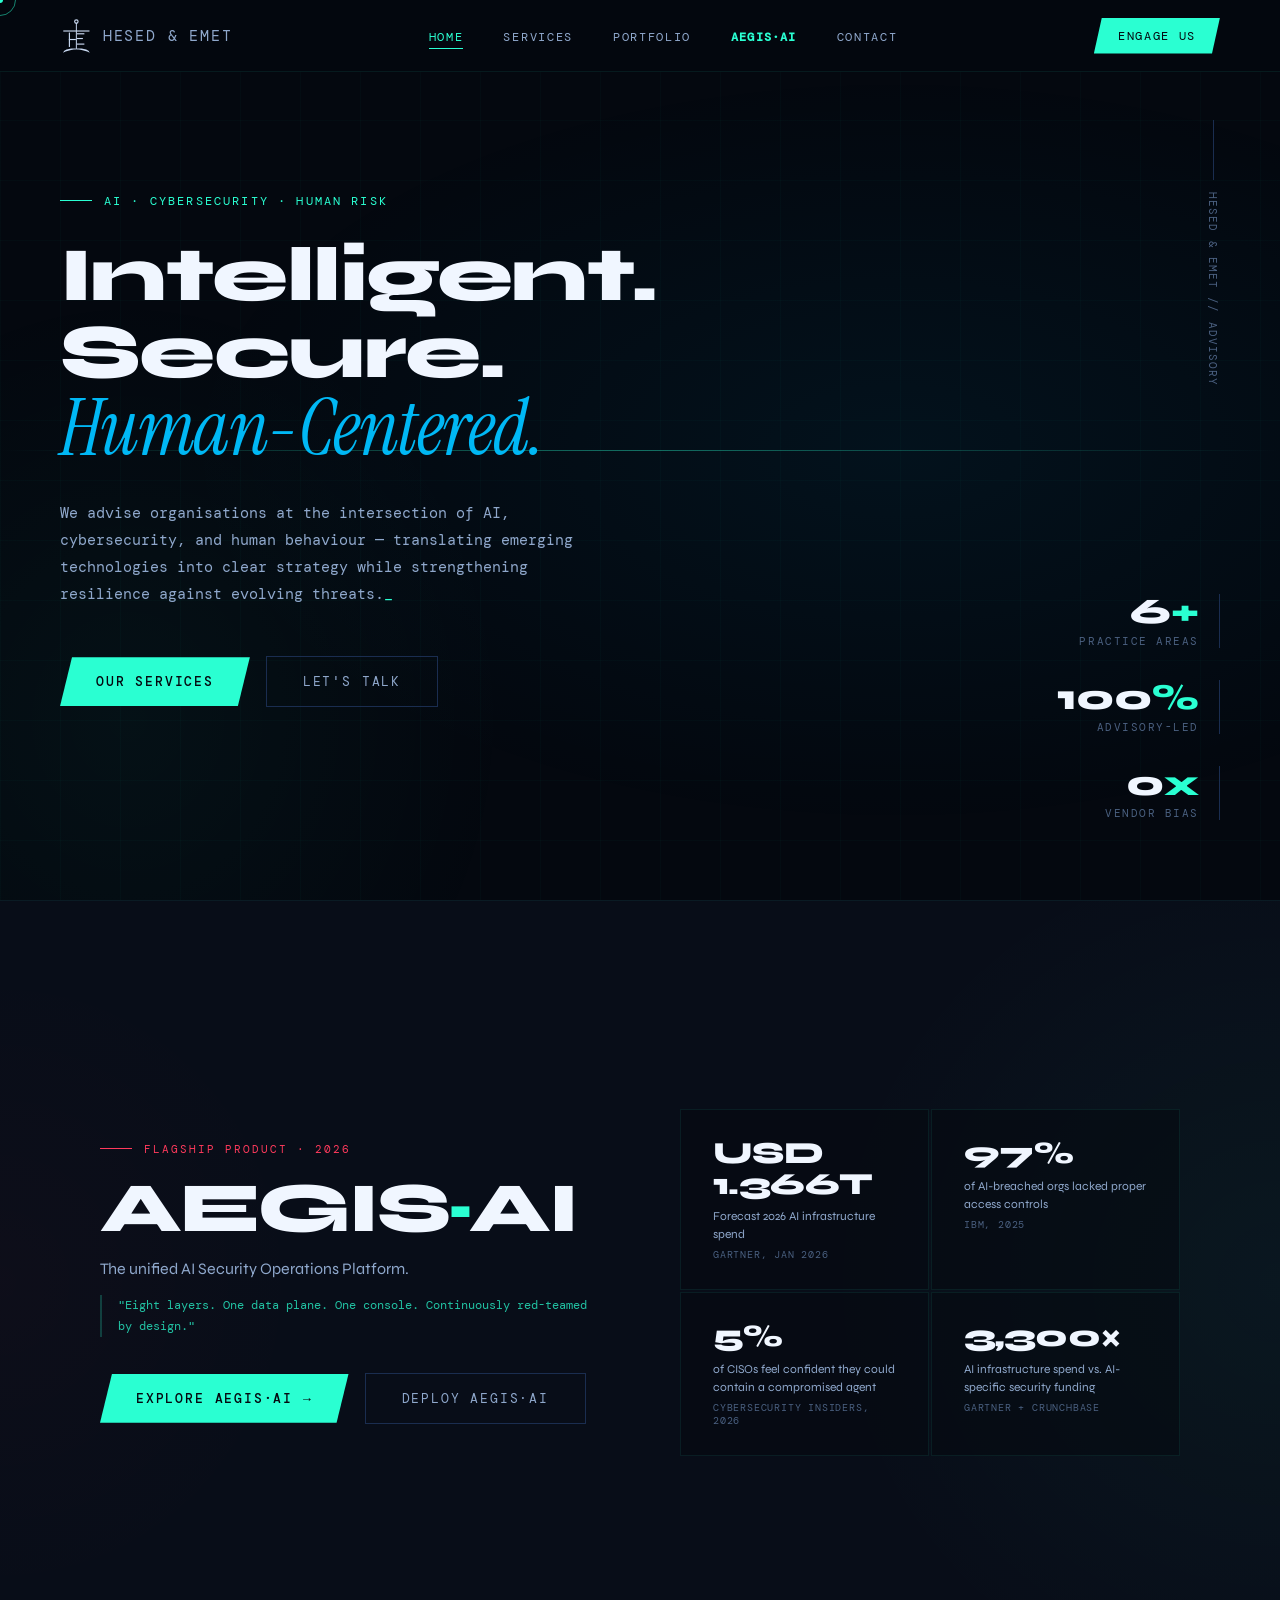
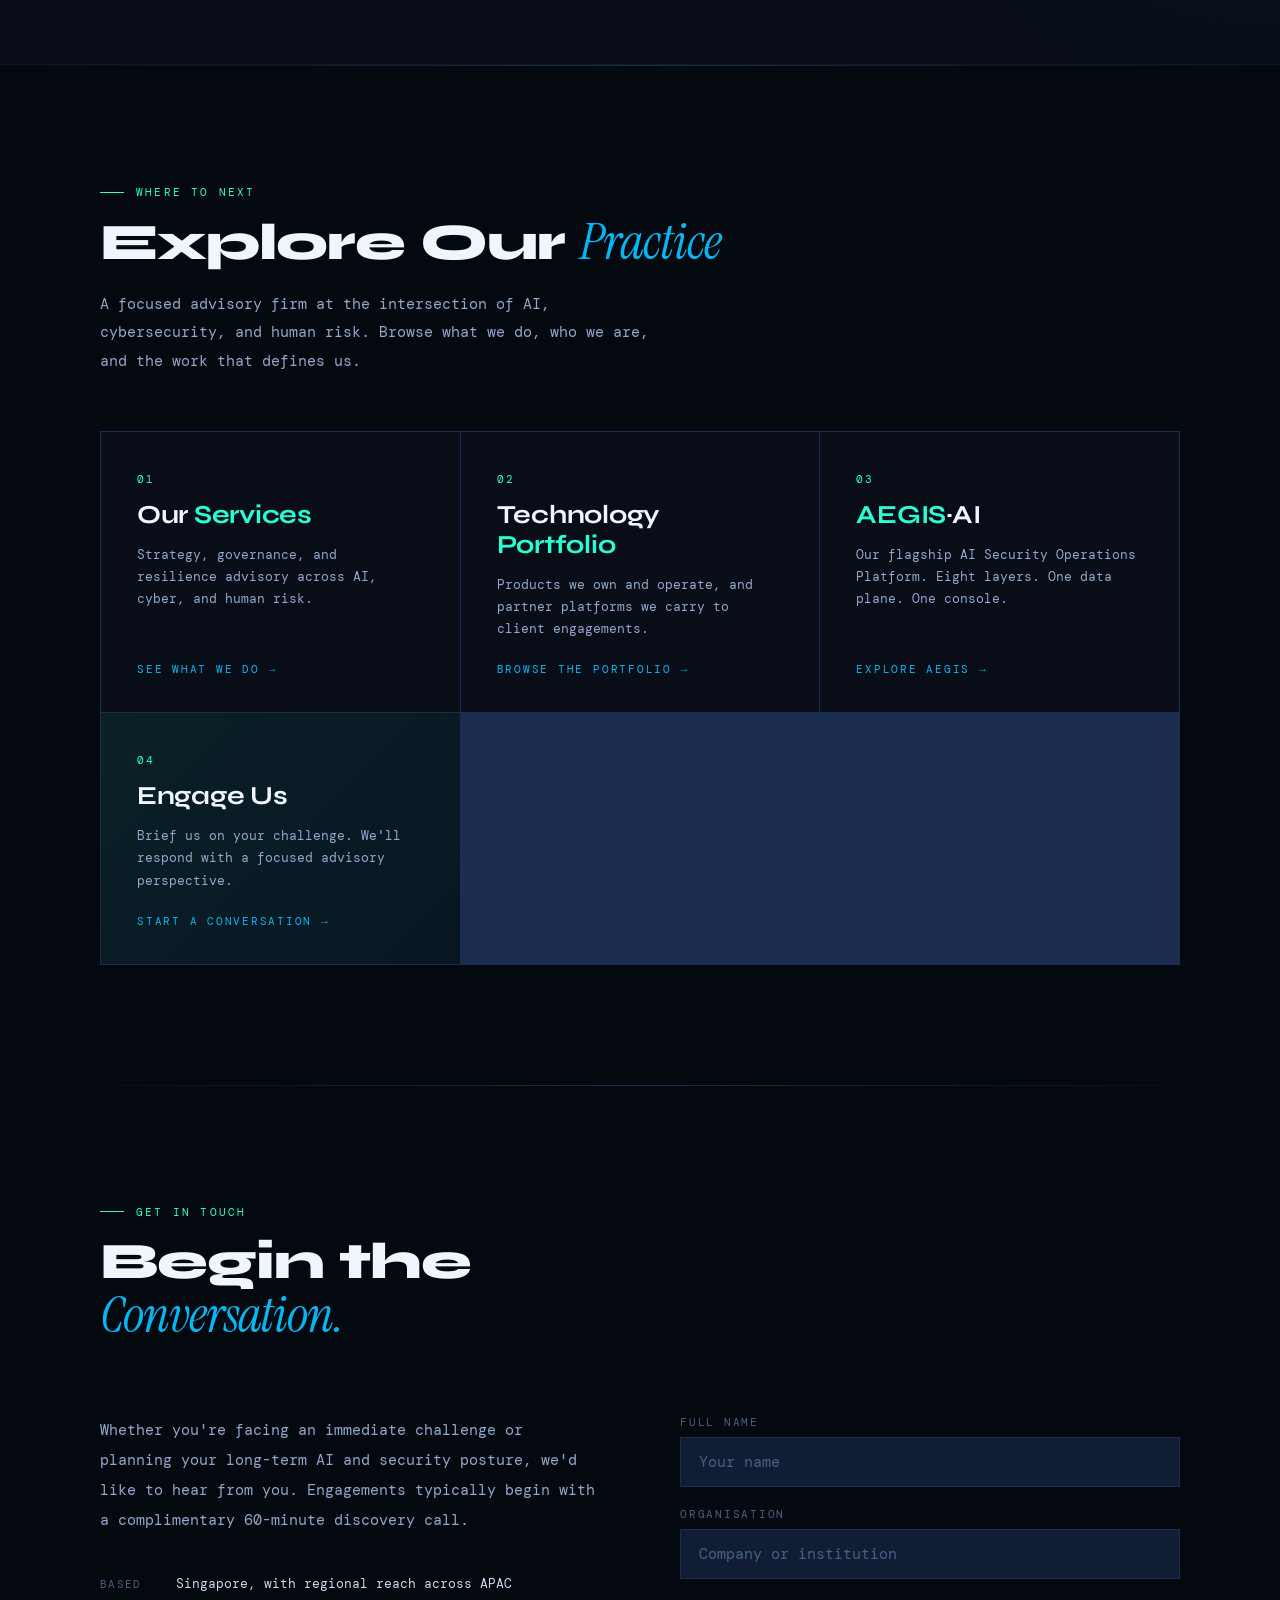
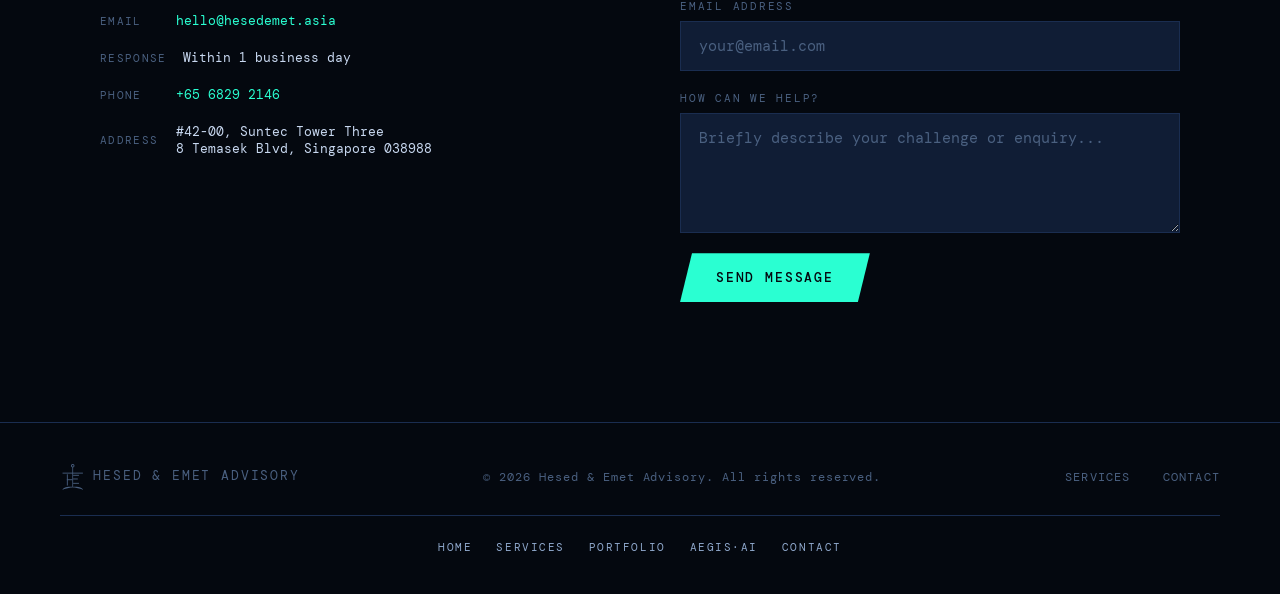
<file: index.html>
<!DOCTYPE html>
<html lang="en">
<head>
  <meta charset="UTF-8" />
  <meta name="viewport" content="width=device-width, initial-scale=1.0" />

  <!-- PRIMARY SEO -->
  <title>Hesed & Emet Advisory | AI Strategy & Cybersecurity Consultancy Singapore</title>
  <meta name="description" content="Hesed & Emet Advisory is a Singapore-based AI strategy and cybersecurity consultancy. We build and deploy AEGIS·AI — the unified AI Security Operations Platform — and advise organisations navigating AI governance, cyber resilience, and human risk." />
  <meta name="keywords" content="Hesed Emet Advisory, AEGIS AI security platform, cybersecurity advisory Singapore, AI strategy consultancy Singapore, AI Security Operations Platform, human risk management, digital resilience, AI governance Singapore, APAC cyber advisory, board cyber training, cybersecurity consulting APAC" />
  <meta name="author" content="Hesed & Emet Advisory" />
  <meta name="robots" content="index, follow" />
  <link rel="canonical" href="https://hesedemet.asia/" />

  <!-- GEO / LOCAL SEO -->
  <meta name="geo.region" content="SG" />
  <meta name="geo.placename" content="Singapore" />
  <meta name="geo.position" content="1.2931;103.8572" />
  <meta name="ICBM" content="1.2931, 103.8572" />

  <!-- OPEN GRAPH -->
  <meta property="og:type" content="website" />
  <meta property="og:url" content="https://hesedemet.asia/" />
  <meta property="og:site_name" content="Hesed & Emet Advisory" />
  <meta property="og:title" content="Hesed & Emet Advisory | AI Strategy & Cybersecurity Consultancy Singapore" />
  <meta property="og:description" content="Singapore-based AI strategy and cybersecurity consultancy. Home of AEGIS·AI — the unified AI Security Operations Platform. Specialists in AI governance, cyber resilience, and human risk management across Asia Pacific." />
  <meta property="og:locale" content="en_SG" />

  <!-- TWITTER / X -->
  <meta name="twitter:card" content="summary_large_image" />
  <meta name="twitter:title" content="Hesed & Emet Advisory | AI Strategy & Cybersecurity Consultancy Singapore" />
  <meta name="twitter:description" content="Singapore-based AI strategy and cybersecurity consultancy. Home of AEGIS·AI — the unified AI Security Operations Platform." />

  <!-- STRUCTURED DATA: Organization + WebSite -->
  <script type="application/ld+json">
  {
    "@context": "https://schema.org",
    "@graph": [
      {
        "@type": "ProfessionalService",
        "@id": "https://hesedemet.asia/#organization",
        "name": "Hesed & Emet Advisory",
        "legalName": "Hesed & Emet Advisory Pte Ltd",
        "url": "https://hesedemet.asia",
        "email": "hello@hesedemet.asia",
        "telephone": "+6568292146",
        "description": "Singapore-based cybersecurity and AI advisory consultancy. We specialise in AI strategy and governance, cybersecurity resilience, human risk management, talent assessment, and executive capability development for organisations across Asia Pacific.",
        "address": {
          "@type": "PostalAddress",
          "streetAddress": "#42-00 Suntec Tower Three, 8 Temasek Boulevard",
          "addressLocality": "Singapore",
          "postalCode": "038988",
          "addressCountry": "SG"
        },
        "areaServed": [
          { "@type": "Country", "name": "Singapore" },
          { "@type": "Place", "name": "Southeast Asia" },
          { "@type": "Place", "name": "Asia Pacific" }
        ],
        "knowsAbout": [
          "AI Strategy", "AI Governance", "Cybersecurity Advisory",
          "Human Risk Management", "Digital Resilience", "Zero Trust Security",
          "Talent Assessment", "Board Cyber Training", "ISO 42001", "NIST CSF"
        ],
        "hasOfferCatalog": {
          "@type": "OfferCatalog",
          "name": "Advisory Services",
          "itemListElement": [
            { "@type": "Offer", "itemOffered": { "@type": "Service", "name": "AI Strategy & Governance" } },
            { "@type": "Offer", "itemOffered": { "@type": "Service", "name": "Cybersecurity & Digital Resilience" } },
            { "@type": "Offer", "itemOffered": { "@type": "Service", "name": "Human Risk Management" } },
            { "@type": "Offer", "itemOffered": { "@type": "Service", "name": "Talent Intelligence & Assessment" } },
            { "@type": "Offer", "itemOffered": { "@type": "Service", "name": "Executive & Board Capability Development" } }
          ]
        },
        "sameAs": []
      },
      {
        "@type": "WebSite",
        "@id": "https://hesedemet.asia/#website",
        "url": "https://hesedemet.asia",
        "name": "Hesed & Emet Advisory",
        "description": "Official website of Hesed & Emet Advisory — AI strategy and cybersecurity consultancy, Singapore.",
        "publisher": { "@id": "https://hesedemet.asia/#organization" },
        "inLanguage": "en-SG"
      }
    ]
  }
  </script>

  <link rel="preconnect" href="https://fonts.googleapis.com">
  <link href="https://fonts.googleapis.com/css2?family=Syne:wght@400;600;700;800&family=DM+Mono:wght@300;400;500&family=Instrument+Serif:ital@0;1&display=swap" rel="stylesheet">
  <link rel="stylesheet" href="styles.css">
</head>
<body>

  <!-- CURSOR -->
  <div class="cursor" id="cursor">
    <div class="cursor-ring" id="cursorRing"></div>
    <div class="cursor-dot" id="cursorDot"></div>
  </div>

  <!-- NAV -->
  <nav>
    <a href="index.html" class="nav-logo" aria-label="Hesed & Emet — Home">
      <svg class="nav-logo-icon" viewBox="0 0 200 220" fill="currentColor" aria-hidden="true" xmlns="http://www.w3.org/2000/svg">
        <path fill-rule="evenodd" d="M100,8 A14,14 0 0,1 100,36 A14,14 0 0,1 100,8 Z M100,15 A7,7 0 0,0 100,29 A7,7 0 0,0 100,15 Z"/>
        <rect x="97" y="29" width="6" height="163"/>
        <rect x="20" y="76" width="160" height="7"/>
        <rect x="54" y="89" width="7" height="88"/>
        <rect x="54" y="128" width="43" height="7"/>
        <rect x="103" y="93"  width="46" height="7"/>
        <rect x="103" y="122" width="37" height="7"/>
        <rect x="103" y="156" width="46" height="7"/>
        <path d="M97,186 C80,186 50,183 26,200 L18,212 L34,205 C56,196 82,192 97,192 Z"/>
        <path d="M103,186 C120,186 150,183 174,200 L182,212 L166,205 C144,196 118,192 103,192 Z"/>
      </svg>
      <span class="nav-logo-text">Hesed<span> & </span>Emet</span>
    </a>
    <ul class="nav-links">
      <li><a href="index.html" class="active">Home</a></li>
      <li><a href="services.html">Services</a></li>
      <li><a href="portfolio.html">Portfolio</a></li>
      <li><a href="aegis.html" class="nav-aegis">AEGIS·AI</a></li>
      <li><a href="index.html#contact">Contact</a></li>
    </ul>
    <a href="index.html#contact" class="nav-cta">Engage Us</a>
  </nav>

  <section id="hero">
    <div class="hero-bg"></div>
    <div class="hero-scan"></div>
    <div class="hero-corner">HESED & EMET // ADVISORY</div>

    <div class="hero-content">
      <div class="hero-tag">
        AI &middot; Cybersecurity &middot; Human Risk
      </div>
      <h1>Intelligent.<br>Secure.<br><em>Human-Centered.</em></h1>
      <p class="hero-sub">
        We advise organisations at the intersection of AI, cybersecurity, and human behaviour — translating emerging technologies into clear strategy while strengthening resilience against evolving threats.<span class="blink">_</span>
      </p>
      <div class="hero-actions">
        <a href="services.html" class="btn-primary">Our Services</a>
        <a href="index.html#contact" class="btn-ghost">Let's Talk</a>
      </div>
    </div>

    <div class="hero-stats">
      <div class="stat">
        <div class="stat-num">6<span>+</span></div>
        <div class="stat-label">Practice Areas</div>
      </div>
      <div class="stat">
        <div class="stat-num">100<span>%</span></div>
        <div class="stat-label">Advisory-Led</div>
      </div>
      <div class="stat">
        <div class="stat-num">0<span>x</span></div>
        <div class="stat-label">Vendor Bias</div>
      </div>
    </div>
  </section>

  <!-- HOME: AEGIS FLAGSHIP CALLOUT -->
  <section class="home-aegis">
    <div class="section-inner">
      <div class="home-aegis-inner reveal">
        <div class="home-aegis-content">
          <div class="home-aegis-label">Flagship Product · 2026</div>
          <div class="home-aegis-wordmark">AEGIS<span class="aegis-mid">·</span>AI</div>
          <div class="home-aegis-tagline">The unified AI Security Operations Platform.</div>
          <p class="home-aegis-quote">"Eight layers. One data plane. One console. Continuously red-teamed by design."</p>
          <div class="home-aegis-actions">
            <a href="aegis.html" class="btn-primary">Explore AEGIS·AI →</a>
            <a href="index.html#contact" class="btn-ghost">Deploy AEGIS·AI</a>
          </div>
        </div>
        <div class="home-aegis-stats">
          <div class="home-aegis-stat">
            <div class="home-aegis-stat-num">USD 1.366T</div>
            <div class="home-aegis-stat-label">Forecast 2026 AI infrastructure spend</div>
            <div class="home-aegis-stat-source">Gartner, Jan 2026</div>
          </div>
          <div class="home-aegis-stat">
            <div class="home-aegis-stat-num">97%</div>
            <div class="home-aegis-stat-label">of AI-breached orgs lacked proper access controls</div>
            <div class="home-aegis-stat-source">IBM, 2025</div>
          </div>
          <div class="home-aegis-stat">
            <div class="home-aegis-stat-num">5%</div>
            <div class="home-aegis-stat-label">of CISOs feel confident they could contain a compromised agent</div>
            <div class="home-aegis-stat-source">Cybersecurity Insiders, 2026</div>
          </div>
          <div class="home-aegis-stat">
            <div class="home-aegis-stat-num">3,300×</div>
            <div class="home-aegis-stat-label">AI infrastructure spend vs. AI-specific security funding</div>
            <div class="home-aegis-stat-source">Gartner + Crunchbase</div>
          </div>
        </div>
      </div>
    </div>
  </section>

  <!-- HOME SNAPSHOT GRID -->
  <section class="home-snapshot">
    <div class="section-inner">
      <div class="snapshot-header reveal">
        <div class="section-label">Where to next</div>
        <h2>Explore Our <em>Practice</em></h2>
        <p class="section-desc">A focused advisory firm at the intersection of AI, cybersecurity, and human risk. Browse what we do, who we are, and the work that defines us.</p>
      </div>

      <div class="snapshot-grid reveal">
        <a href="services.html" class="snapshot-card">
          <div class="snapshot-num">01</div>
          <div class="snapshot-title">Our <em>Services</em></div>
          <p>Strategy, governance, and resilience advisory across AI, cyber, and human risk.</p>
          <span class="snapshot-arrow">See what we do →</span>
        </a>
        <a href="portfolio.html" class="snapshot-card">
          <div class="snapshot-num">02</div>
          <div class="snapshot-title">Technology <em>Portfolio</em></div>
          <p>Products we own and operate, and partner platforms we carry to client engagements.</p>
          <span class="snapshot-arrow">Browse the portfolio →</span>
        </a>
        <a href="aegis.html" class="snapshot-card">
          <div class="snapshot-num">03</div>
          <div class="snapshot-title"><em>AEGIS</em>·AI</div>
          <p>Our flagship AI Security Operations Platform. Eight layers. One data plane. One console.</p>
          <span class="snapshot-arrow">Explore AEGIS →</span>
        </a>
        <a href="index.html#contact" class="snapshot-card snapshot-cta">
          <div class="snapshot-num">04</div>
          <div class="snapshot-title">Engage <em>Us</em></div>
          <p>Brief us on your challenge. We'll respond with a focused advisory perspective.</p>
          <span class="snapshot-arrow">Start a conversation →</span>
        </a>
      </div>
    </div>
  </section>


  <section id="contact">
    <div class="section-inner">
      <div class="section-label">Get In Touch</div>
      <h2>Begin the<br><em>Conversation.</em></h2>

      <div class="contact-grid reveal">
        <div class="contact-info">
          <p>Whether you're facing an immediate challenge or planning your long-term AI and security posture, we'd like to hear from you. Engagements typically begin with a complimentary 60-minute discovery call.</p>
          <div class="contact-detail">
            <div class="contact-row">
              <span class="contact-row-label">Based</span>
              <span class="contact-row-val">Singapore, with regional reach across APAC</span>
            </div>
            <div class="contact-row">
              <span class="contact-row-label">Email</span>
              <span class="contact-row-val"><a href="mailto:hello@hesedemet.asia">hello@hesedemet.asia</a></span>
            </div>
            <div class="contact-row">
              <span class="contact-row-label">Response</span>
              <span class="contact-row-val">Within 1 business day</span>
            </div>
            <div class="contact-row">
              <span class="contact-row-label">Phone</span>
              <span class="contact-row-val"><a href="tel:+6568292146">+65 6829 2146</a></span>
            </div>
            <div class="contact-row">
              <span class="contact-row-label">Address</span>
              <span class="contact-row-val">#42-00, Suntec Tower Three<br>8 Temasek Blvd, Singapore 038988</span>
            </div>
          </div>
        </div>

        <form class="contact-form" action="https://formspree.io/f/mkopovgn" method="POST" id="contact-form">
          <div class="form-group">
            <label class="form-label">Full Name</label>
            <input class="form-input" type="text" name="name" placeholder="Your name" required />
          </div>
          <div class="form-group">
            <label class="form-label">Organisation</label>
            <input class="form-input" type="text" name="organisation" placeholder="Company or institution" />
          </div>
          <div class="form-group">
            <label class="form-label">Email Address</label>
            <input class="form-input" type="email" name="email" placeholder="your@email.com" required />
          </div>
          <div class="form-group">
            <label class="form-label">How Can We Help?</label>
            <textarea class="form-textarea" name="message" placeholder="Briefly describe your challenge or enquiry..." required></textarea>
          </div>
          <button type="submit" class="form-submit">Send Message</button>
          <p class="form-success" id="form-success" style="display:none; color: var(--accent); font-size:15px; letter-spacing:0.08em;">Thank you — we'll be in touch shortly.</p>
        </form>
      </div>
    </div>
  </section>
<footer>
    <div class="footer-logo">
      <svg style="height:28px;width:auto;vertical-align:middle;margin-right:8px;" viewBox="0 0 200 220" fill="currentColor" aria-hidden="true" xmlns="http://www.w3.org/2000/svg">
        <path fill-rule="evenodd" d="M100,8 A14,14 0 0,1 100,36 A14,14 0 0,1 100,8 Z M100,15 A7,7 0 0,0 100,29 A7,7 0 0,0 100,15 Z"/>
        <rect x="97" y="29" width="6" height="163"/>
        <rect x="20" y="76" width="160" height="7"/>
        <rect x="54" y="89" width="7" height="88"/>
        <rect x="54" y="128" width="43" height="7"/>
        <rect x="103" y="93"  width="46" height="7"/>
        <rect x="103" y="122" width="37" height="7"/>
        <rect x="103" y="156" width="46" height="7"/>
        <path d="M97,186 C80,186 50,183 26,200 L18,212 L34,205 C56,196 82,192 97,192 Z"/>
        <path d="M103,186 C120,186 150,183 174,200 L182,212 L166,205 C144,196 118,192 103,192 Z"/>
      </svg>Hesed & Emet Advisory
    </div>
    <div class="footer-copy">© 2026 Hesed & Emet Advisory. All rights reserved.</div>
    <div class="footer-links">
      <a href="services.html">Services</a>
      <a href="index.html#contact">Contact</a>
    </div>
    <div class="footer-quicklinks">
    <a href="index.html">Home</a>
    <a href="services.html">Services</a>
    <a href="portfolio.html">Portfolio</a>
    <a href="aegis.html">AEGIS·AI</a>
    <a href="index.html#contact">Contact</a>
  </div>
</footer>

  <script src="script.js"></script>
</body>
</html>
</file>
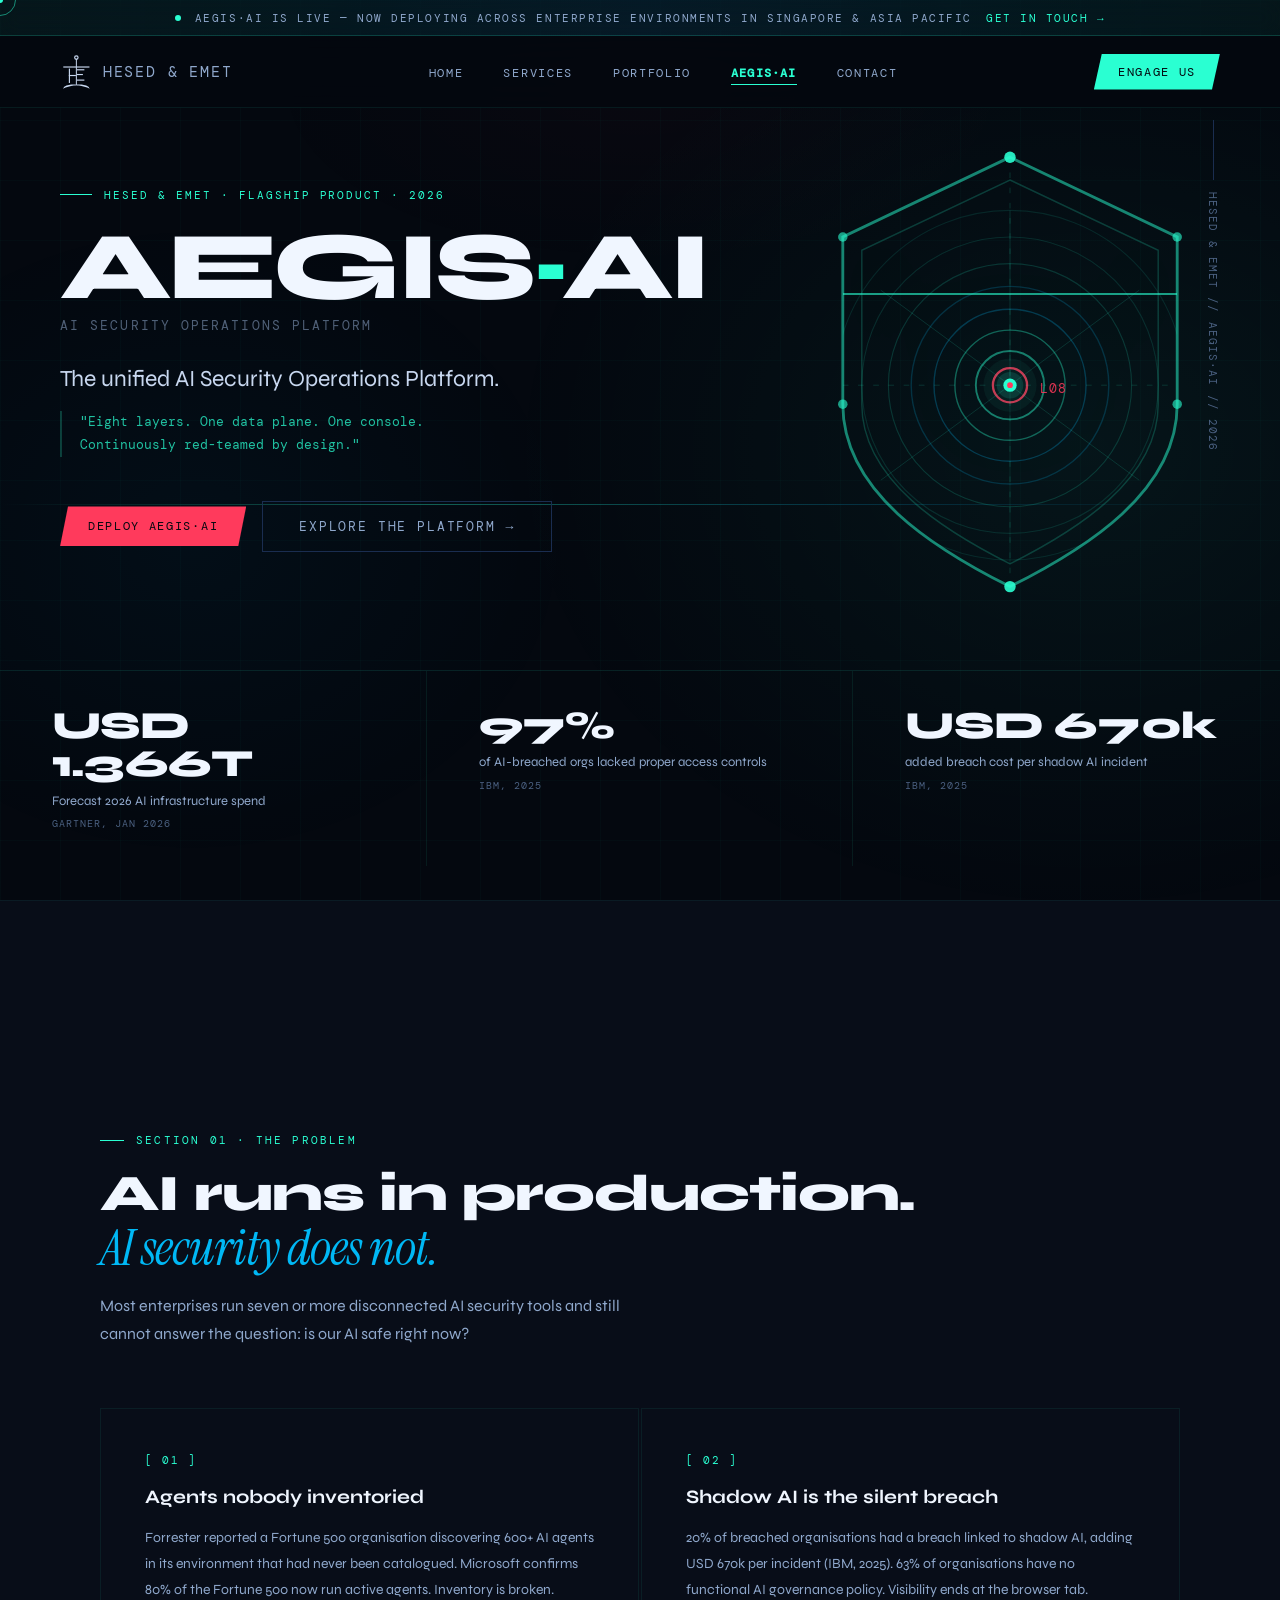
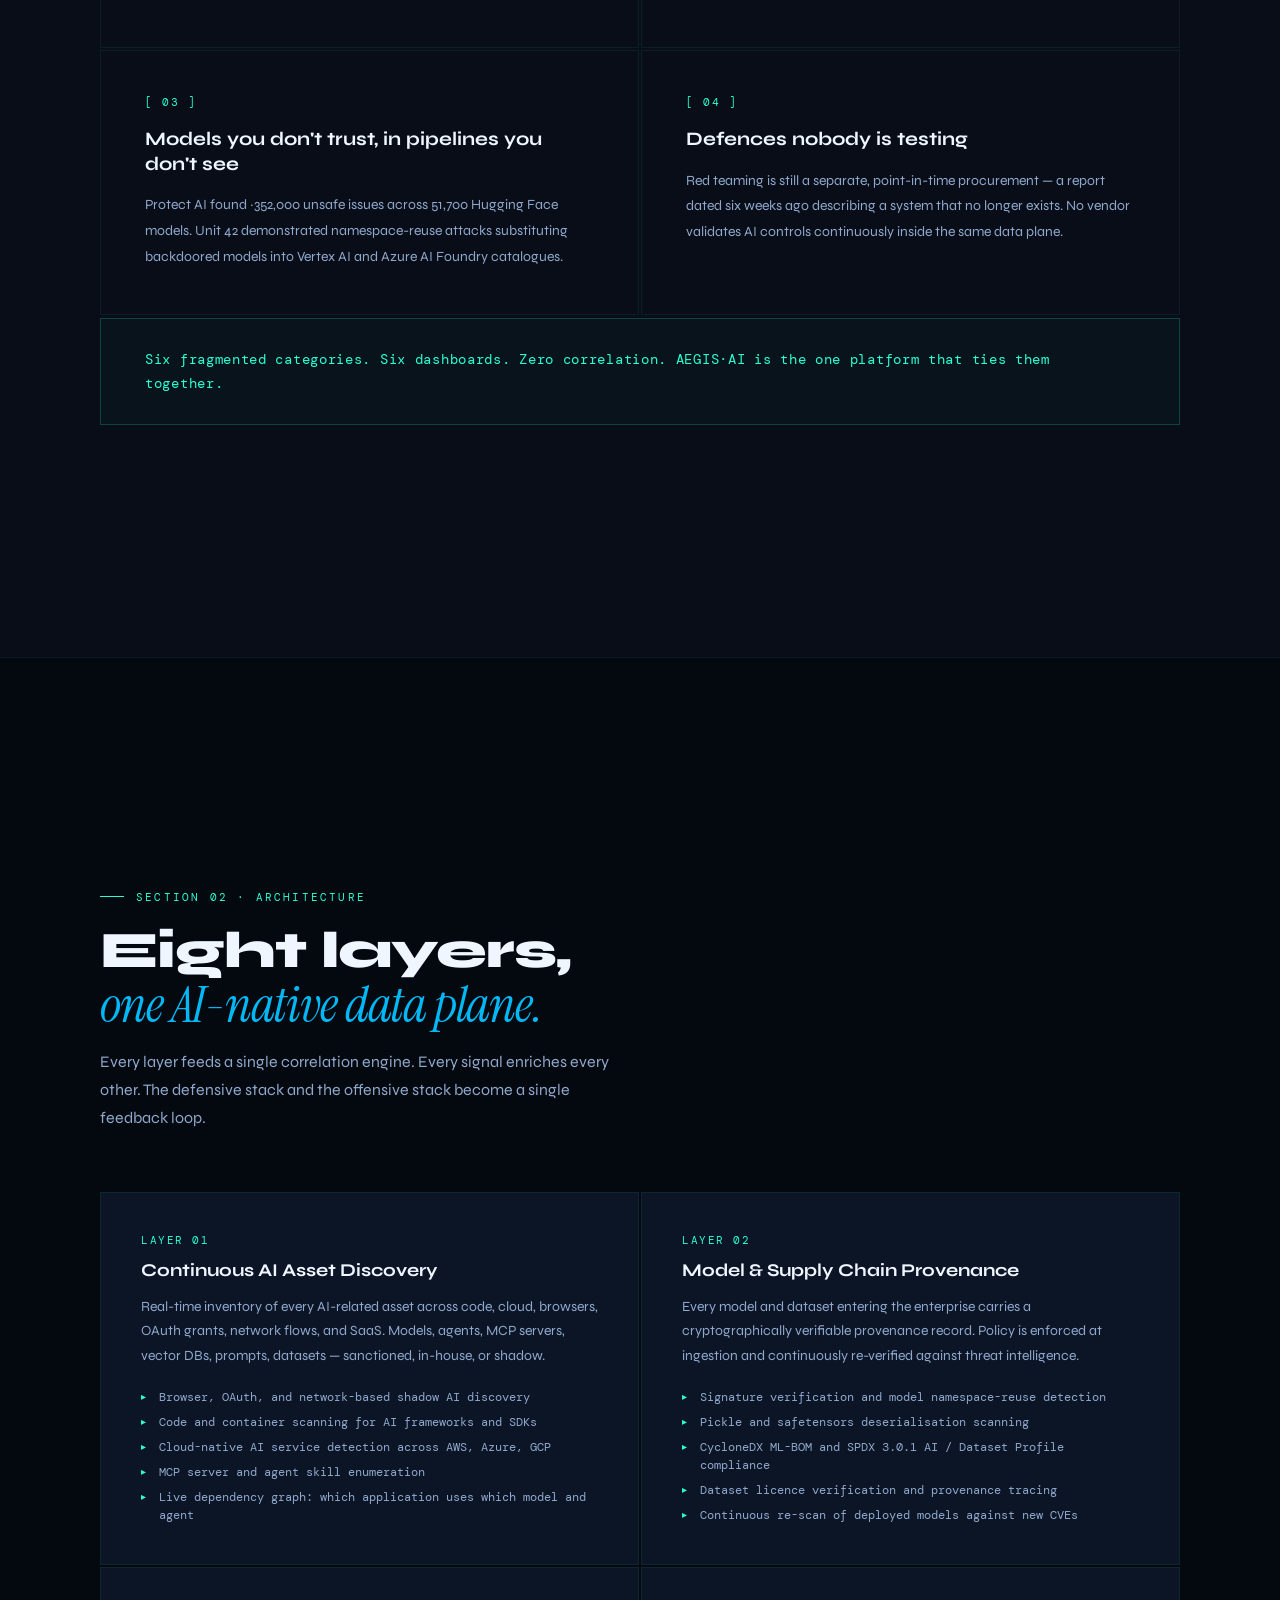
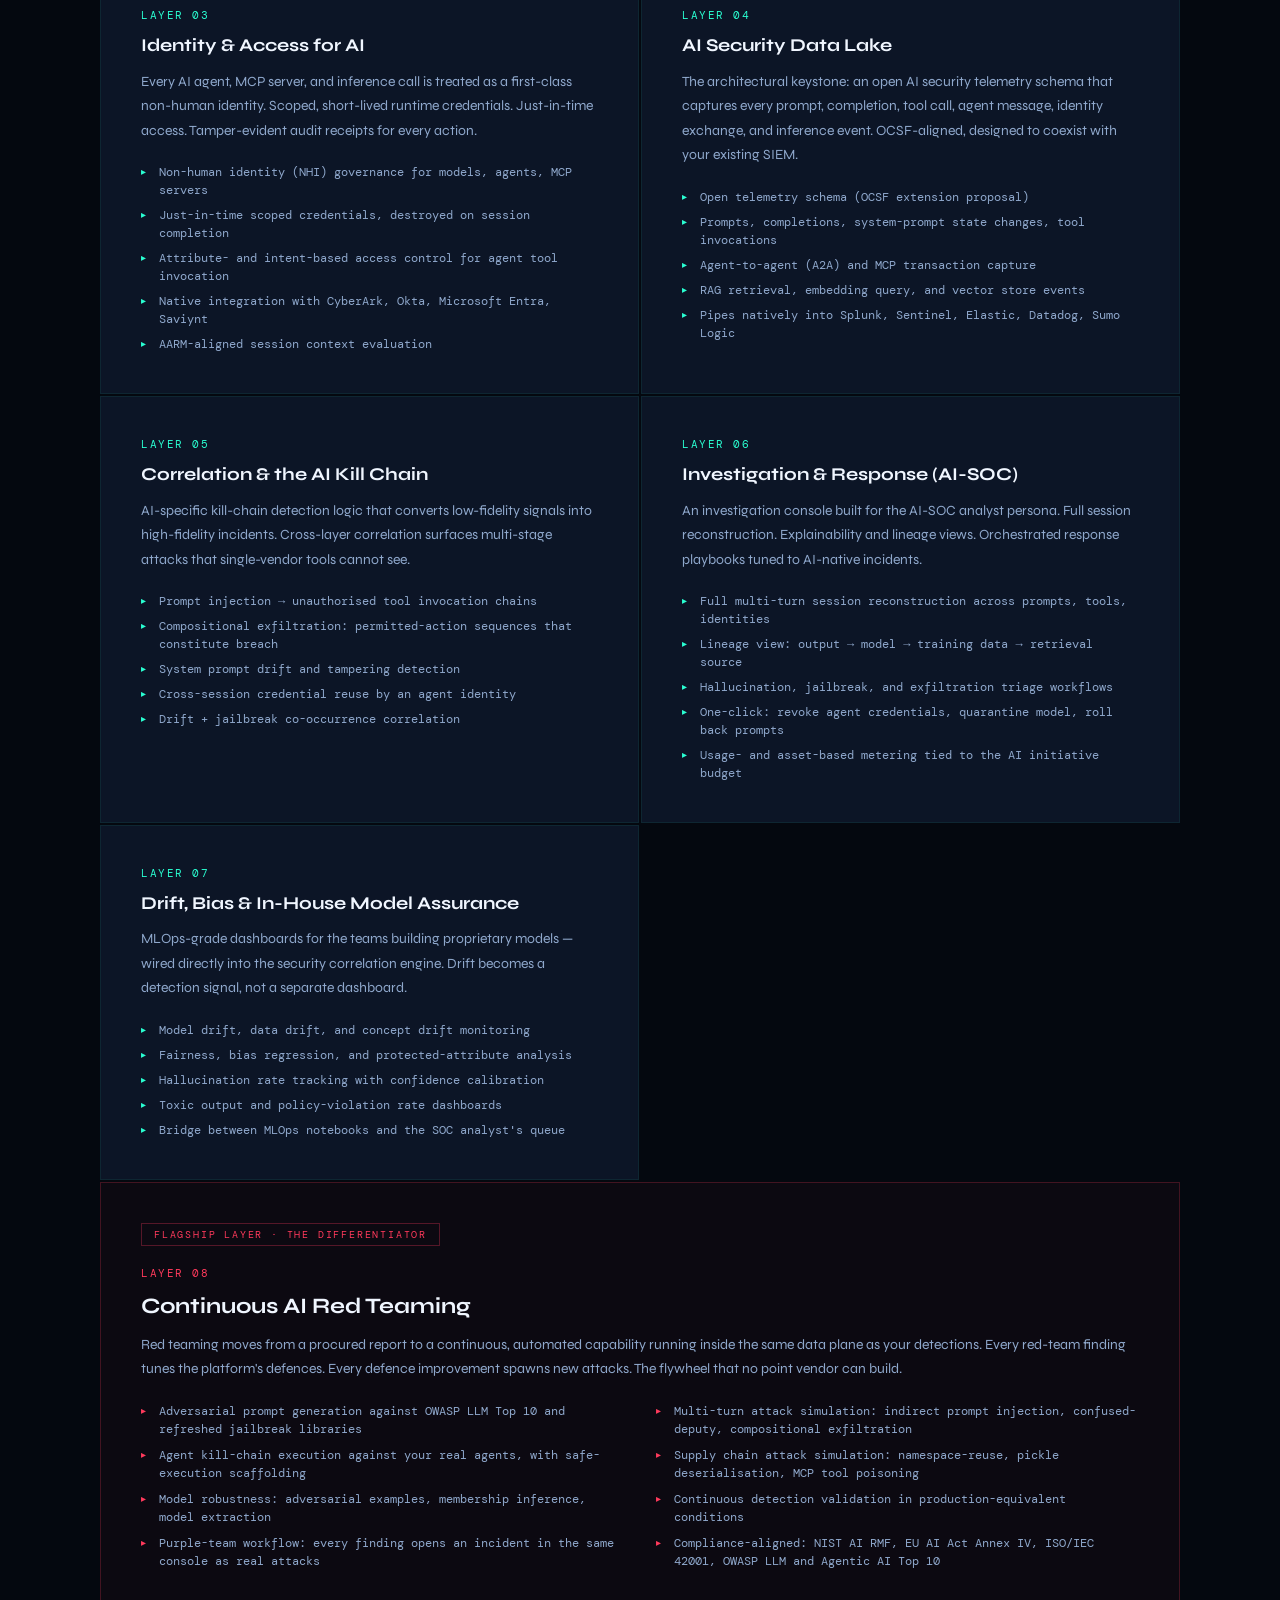
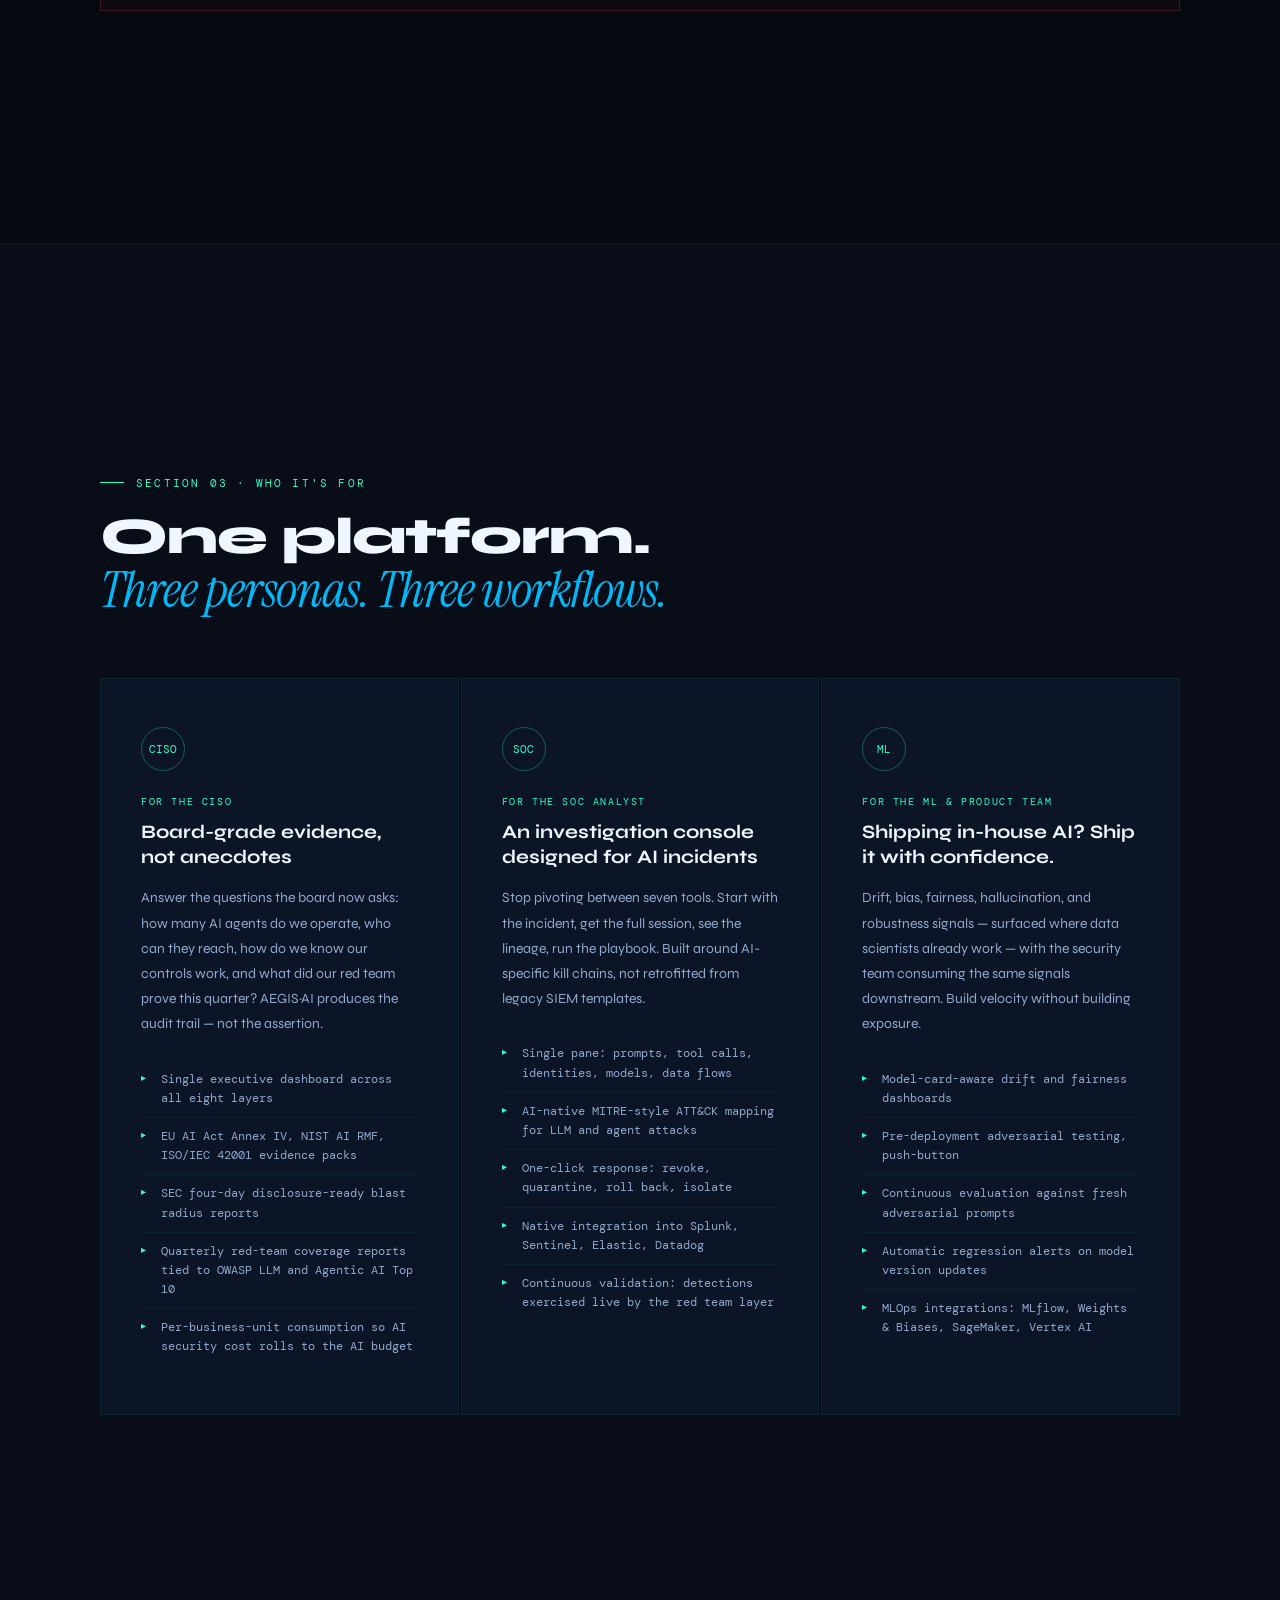
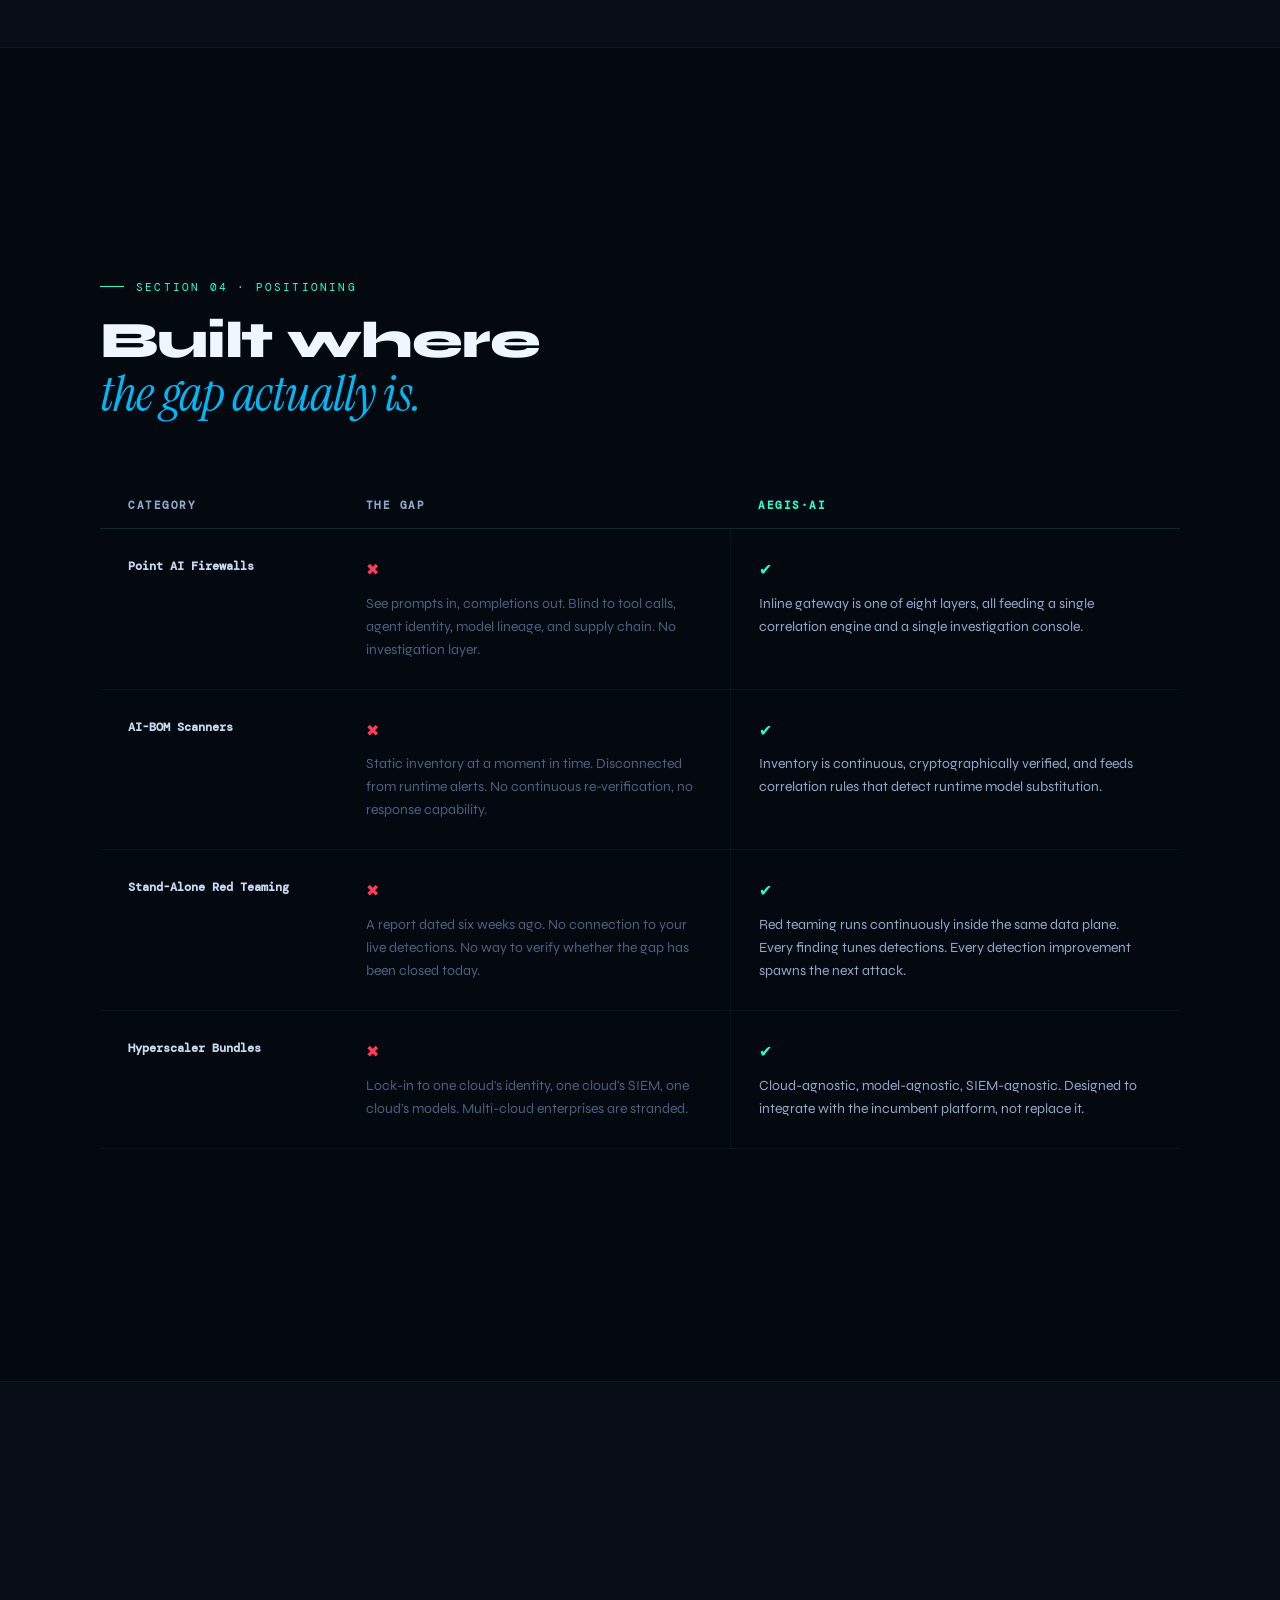
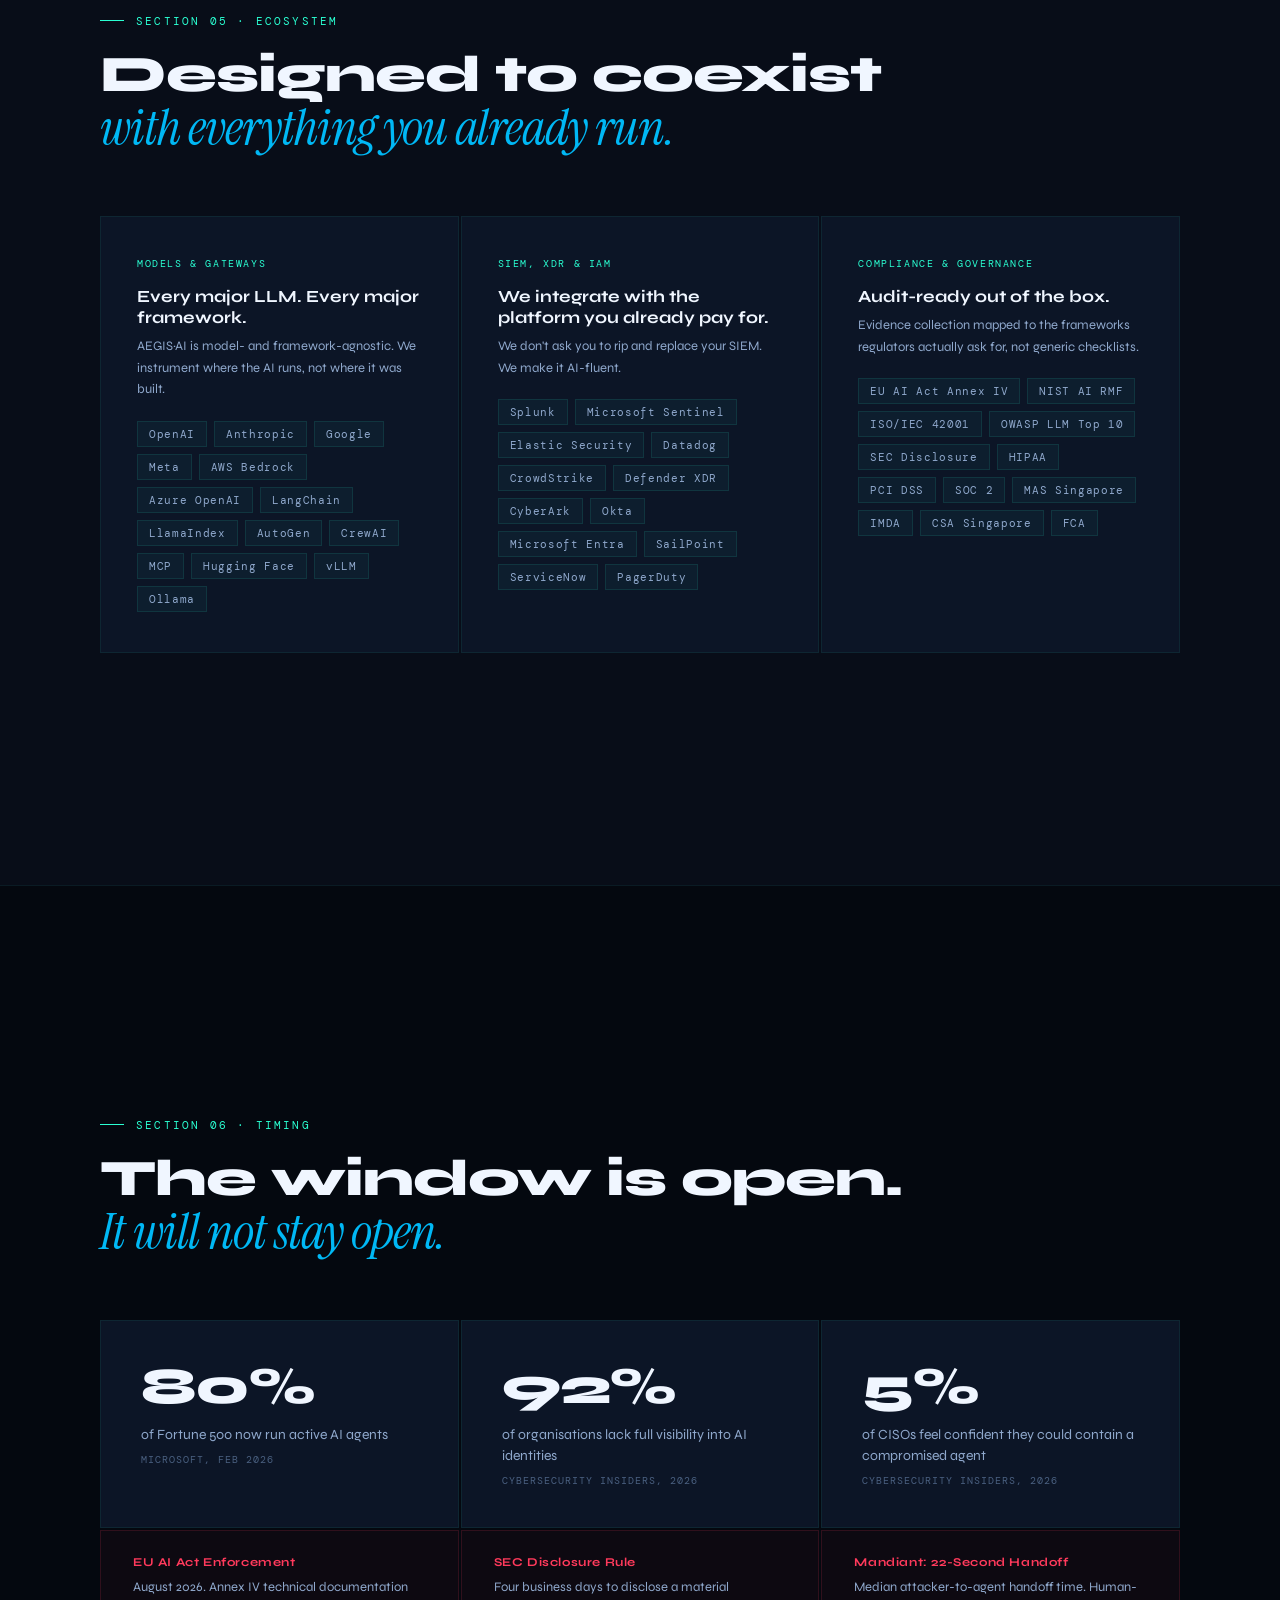
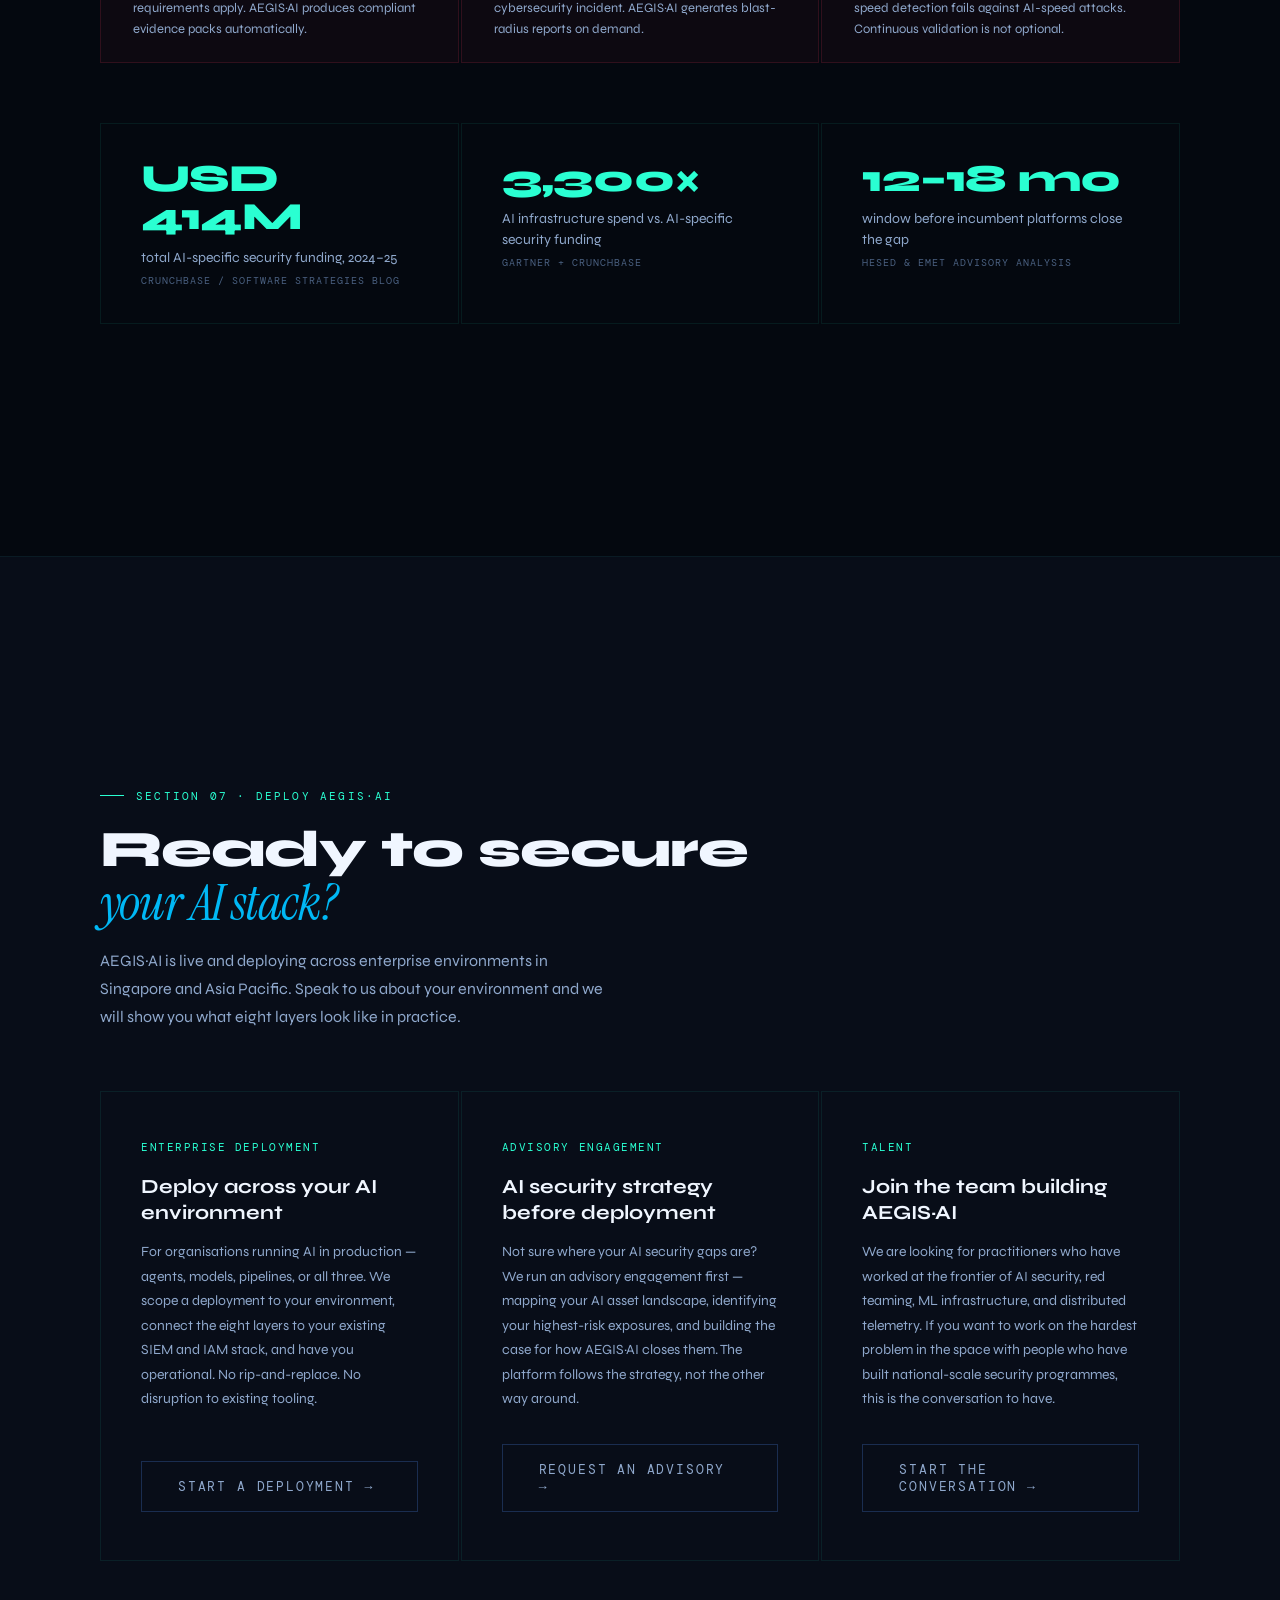
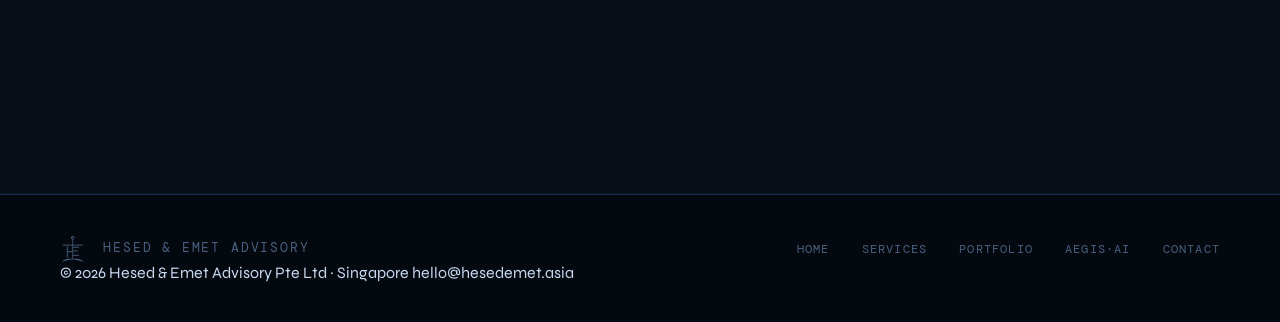
<file: aegis.html>
<!DOCTYPE html>
<html lang="en">
<head>
  <meta charset="UTF-8" />
  <meta name="viewport" content="width=device-width, initial-scale=1.0" />

  <!-- PRIMARY SEO -->
  <title>AEGIS·AI | Unified AI Security Operations Platform — Hesed & Emet Advisory</title>
  <meta name="description" content="AEGIS·AI is the unified AI Security Operations Platform. Eight layers. One data plane. One console. Continuously red-teamed by design. Discover, govern, monitor, and validate every AI asset across your enterprise." />
  <meta name="keywords" content="AEGIS AI security platform, AI security operations, AI asset discovery, continuous AI red teaming, non-human identity governance, AI SOC platform, AI kill chain detection, model provenance, AI security Singapore, Hesed Emet AEGIS" />
  <meta name="author" content="Hesed & Emet Advisory" />
  <meta name="robots" content="index, follow" />
  <link rel="canonical" href="https://hesedemet.asia/aegis.html" />

  <!-- GEO -->
  <meta name="geo.region" content="SG" />
  <meta name="geo.placename" content="Singapore" />

  <!-- OPEN GRAPH -->
  <meta property="og:type" content="product" />
  <meta property="og:url" content="https://hesedemet.asia/aegis.html" />
  <meta property="og:site_name" content="Hesed & Emet Advisory" />
  <meta property="og:title" content="AEGIS·AI | Unified AI Security Operations Platform" />
  <meta property="og:description" content="Eight layers. One data plane. One console. Continuously red-teamed by design. The unified AI Security Operations Platform by Hesed & Emet Advisory." />
  <meta property="og:image" content="https://hesedemet.asia/aegis-og.png" />
  <meta property="og:locale" content="en_SG" />

  <!-- TWITTER / X -->
  <meta name="twitter:card" content="summary_large_image" />
  <meta name="twitter:title" content="AEGIS·AI | Unified AI Security Operations Platform" />
  <meta name="twitter:description" content="Eight layers. One data plane. One console. Continuously red-teamed by design." />

  <!-- STRUCTURED DATA -->
  <script type="application/ld+json">
  {
    "@context": "https://schema.org",
    "@graph": [
      {
        "@type": "SoftwareApplication",
        "@id": "https://hesedemet.asia/aegis.html#product",
        "name": "AEGIS·AI",
        "alternateName": "AEGIS AI Security Operations Platform",
        "applicationCategory": "SecurityApplication",
        "operatingSystem": "Cloud",
        "url": "https://hesedemet.asia/aegis.html",
        "description": "The unified AI Security Operations Platform. Eight layers, one AI-native data plane. Continuous AI asset discovery, model provenance, non-human identity governance, AI security data lake, kill chain correlation, investigation and response, model assurance, and continuous red teaming.",
        "author": { "@id": "https://hesedemet.asia/#organization" },
        "offers": { "@type": "Offer", "availability": "https://schema.org/InStock", "areaServed": "SG" }
      },
      {
        "@type": "ProfessionalService",
        "@id": "https://hesedemet.asia/#organization",
        "name": "Hesed & Emet Advisory",
        "url": "https://hesedemet.asia",
        "sameAs": []
      }
    ]
  }
  </script>

  <link rel="preconnect" href="https://fonts.googleapis.com">
  <link href="https://fonts.googleapis.com/css2?family=Syne:wght@400;600;700;800&family=DM+Mono:wght@300;400;500&family=Instrument+Serif:ital@0;1&display=swap" rel="stylesheet">
  <link rel="stylesheet" href="styles.css">
</head>
<body class="aegis-page">

  <!-- CURSOR -->
  <div class="cursor" id="cursor">
    <div class="cursor-ring" id="cursorRing"></div>
    <div class="cursor-dot" id="cursorDot"></div>
  </div>

  <!-- ANNOUNCEMENT BAR -->
  <div class="aegis-announce">
    <span class="aegis-announce-dot"></span>
    AEGIS·AI is live — now deploying across enterprise environments in Singapore &amp; Asia Pacific
    <a href="index.html#contact">Get in Touch →</a>
  </div>

  <!-- NAV -->
  <nav>
    <a href="index.html" class="nav-logo" aria-label="Hesed & Emet — Home">
      <svg class="nav-logo-icon" viewBox="0 0 200 220" fill="currentColor" aria-hidden="true" xmlns="http://www.w3.org/2000/svg">
        <path fill-rule="evenodd" d="M100,8 A14,14 0 0,1 100,36 A14,14 0 0,1 100,8 Z M100,15 A7,7 0 0,0 100,29 A7,7 0 0,0 100,15 Z"/>
        <rect x="97" y="29" width="6" height="163"/>
        <rect x="20" y="76" width="160" height="7"/>
        <rect x="54" y="89" width="7" height="88"/>
        <rect x="54" y="128" width="43" height="7"/>
        <rect x="103" y="93"  width="46" height="7"/>
        <rect x="103" y="122" width="37" height="7"/>
        <rect x="103" y="156" width="46" height="7"/>
        <path d="M97,186 C80,186 50,183 26,200 L18,212 L34,205 C56,196 82,192 97,192 Z"/>
        <path d="M103,186 C120,186 150,183 174,200 L182,212 L166,205 C144,196 118,192 103,192 Z"/>
      </svg>
      <span class="nav-logo-text">Hesed<span> & </span>Emet</span>
    </a>
    <ul class="nav-links">
      <li><a href="index.html">Home</a></li>
      <li><a href="services.html">Services</a></li>
      <li><a href="portfolio.html">Portfolio</a></li>
      <li><a href="aegis.html" class="nav-aegis active">AEGIS·AI</a></li>
      <li><a href="index.html#contact">Contact</a></li>
    </ul>
    <a href="index.html#contact" class="nav-cta">Engage Us</a>
  </nav>

  <!-- ── HERO ──────────────────────────────────────── -->
  <section id="aegis-hero">
    <div class="aegis-hero-bg"></div>
    <div class="aegis-hero-scan"></div>
    <div class="hero-corner">HESED & EMET // AEGIS·AI // 2026</div>

    <div class="aegis-hero-inner">
      <div class="aegis-hero-content">
        <div class="aegis-hero-label">Hesed &amp; Emet · Flagship Product · 2026</div>
        <div class="aegis-wordmark">AEGIS<span class="aegis-mid">·</span>AI</div>
        <div class="aegis-wordmark-sub">AI Security Operations Platform</div>
        <div class="aegis-hero-tagline">The unified AI Security Operations Platform.</div>
        <p class="aegis-hero-quote">"Eight layers. One data plane. One console.<br>Continuously red-teamed by design."</p>
        <div class="aegis-hero-actions">
          <a href="index.html#contact" class="btn-aegis">Deploy AEGIS·AI</a>
          <a href="#problem" class="btn-ghost">Explore the Platform →</a>
        </div>
      </div>

      <!-- SHIELD SVG -->
      <div class="aegis-shield-wrap">
        <svg class="aegis-shield-svg" viewBox="0 0 200 240" fill="none" xmlns="http://www.w3.org/2000/svg" aria-label="AEGIS Shield — 8 layers of AI security">
          <defs>
            <clipPath id="shield-clip">
              <path d="M100,8 L188,50 L188,138 C188,184 140,214 100,234 C60,214 12,184 12,138 L12,50 Z"/>
            </clipPath>
          </defs>

          <path d="M100,8 L188,50 L188,138 C188,184 140,214 100,234 C60,214 12,184 12,138 L12,50 Z"
                stroke="#2AFFD2" stroke-width="1.5" opacity="0.5" class="aegis-shield-ring-outer"/>

          <path d="M100,20 L178,57 L178,138 C178,178 134,205 100,222 C66,205 22,178 22,138 L22,57 Z"
                stroke="#2AFFD2" stroke-width="0.75" opacity="0.2"/>

          <g clip-path="url(#shield-clip)">
            <circle cx="100" cy="128" r="92" stroke="#2AFFD2" stroke-width="0.6" opacity="0.10"/>
            <circle cx="100" cy="128" r="78" stroke="#2AFFD2" stroke-width="0.6" opacity="0.12"/>
            <circle cx="100" cy="128" r="64" stroke="#2AFFD2" stroke-width="0.6" opacity="0.16"/>
            <circle cx="100" cy="128" r="52" stroke="#00B8F5" stroke-width="0.75" opacity="0.20"/>
            <circle cx="100" cy="128" r="40" stroke="#00B8F5" stroke-width="0.75" opacity="0.26"/>
            <circle cx="100" cy="128" r="29" stroke="#2AFFD2" stroke-width="0.75" opacity="0.35"/>
            <circle cx="100" cy="128" r="18" stroke="#2AFFD2" stroke-width="1" opacity="0.45"/>
            <circle cx="100" cy="128" r="9" stroke="#FF3A5C" stroke-width="1.2" opacity="0.8" class="aegis-shield-ring-red"/>

            <line x1="12" y1="128" x2="188" y2="128" stroke="#2AFFD2" stroke-width="0.4" stroke-dasharray="3 5" opacity="0.2"/>
            <line x1="100" y1="8"   x2="100" y2="234" stroke="#2AFFD2" stroke-width="0.4" stroke-dasharray="3 5" opacity="0.2"/>

            <line x1="12" y1="80" x2="188" y2="80" stroke="#2AFFD2" stroke-width="1" opacity="0.6" class="aegis-shield-scan"/>

            <line x1="100" y1="128" x2="100" y2="36" stroke="#2AFFD2" stroke-width="0.5" opacity="0.15"/>
            <line x1="100" y1="128" x2="168" y2="78" stroke="#2AFFD2" stroke-width="0.5" opacity="0.15"/>
            <line x1="100" y1="128" x2="168" y2="178" stroke="#2AFFD2" stroke-width="0.5" opacity="0.15"/>
            <line x1="100" y1="128" x2="100" y2="222" stroke="#2AFFD2" stroke-width="0.5" opacity="0.10"/>
            <line x1="100" y1="128" x2="32"  y2="178" stroke="#2AFFD2" stroke-width="0.5" opacity="0.15"/>
            <line x1="100" y1="128" x2="32"  y2="78"  stroke="#2AFFD2" stroke-width="0.5" opacity="0.15"/>

            <circle cx="100" cy="128" r="14" fill="#2AFFD2" opacity="0.05"/>
            <circle cx="100" cy="128" r="7"  fill="#2AFFD2" opacity="0.12"/>
            <circle cx="100" cy="128" r="3.5" fill="#2AFFD2"/>
            <circle cx="100" cy="128" r="1.5" fill="#FF3A5C" class="aegis-shield-ring-red"/>
          </g>

          <circle cx="100" cy="8"   r="3"   fill="#2AFFD2" opacity="0.9"/>
          <circle cx="188" cy="50"  r="2.5" fill="#2AFFD2" opacity="0.6"/>
          <circle cx="188" cy="138" r="2.5" fill="#2AFFD2" opacity="0.6"/>
          <circle cx="100" cy="234" r="3"   fill="#2AFFD2" opacity="0.9"/>
          <circle cx="12"  cy="138" r="2.5" fill="#2AFFD2" opacity="0.6"/>
          <circle cx="12"  cy="50"  r="2.5" fill="#2AFFD2" opacity="0.6"/>

          <text x="116" y="132" font-family="DM Mono, monospace" font-size="7" fill="#FF3A5C" opacity="0.85" letter-spacing="0.5">L08</text>
        </svg>
      </div>
    </div>

    <div class="aegis-stats-bar">
      <div class="aegis-stat">
        <div class="aegis-stat-num">USD 1.366T</div>
        <div class="aegis-stat-label">Forecast 2026 AI infrastructure spend</div>
        <div class="aegis-stat-source">Gartner, Jan 2026</div>
      </div>
      <div class="aegis-stat">
        <div class="aegis-stat-num">97%</div>
        <div class="aegis-stat-label">of AI-breached orgs lacked proper access controls</div>
        <div class="aegis-stat-source">IBM, 2025</div>
      </div>
      <div class="aegis-stat">
        <div class="aegis-stat-num">USD 670k</div>
        <div class="aegis-stat-label">added breach cost per shadow AI incident</div>
        <div class="aegis-stat-source">IBM, 2025</div>
      </div>
    </div>
  </section>

  <!-- ── SECTION 01: THE PROBLEM ── -->
  <section id="problem" class="aegis-section aegis-section-dark">
    <div class="section-inner">
      <div class="aegis-section-header reveal">
        <div class="section-label">Section 01 · The Problem</div>
        <h2>AI runs in production.<br><em>AI security does not.</em></h2>
        <p>Most enterprises run seven or more disconnected AI security tools and still cannot answer the question: is our AI safe right now?</p>
      </div>
      <div class="aegis-problem-grid reveal">
        <div class="aegis-problem-card">
          <div class="aegis-problem-num">[ 01 ]</div>
          <h3>Agents nobody inventoried</h3>
          <p>Forrester reported a Fortune 500 organisation discovering 600+ AI agents in its environment that had never been catalogued. Microsoft confirms 80% of the Fortune 500 now run active agents. Inventory is broken.</p>
        </div>
        <div class="aegis-problem-card">
          <div class="aegis-problem-num">[ 02 ]</div>
          <h3>Shadow AI is the silent breach</h3>
          <p>20% of breached organisations had a breach linked to shadow AI, adding USD 670k per incident (IBM, 2025). 63% of organisations have no functional AI governance policy. Visibility ends at the browser tab.</p>
        </div>
        <div class="aegis-problem-card">
          <div class="aegis-problem-num">[ 03 ]</div>
          <h3>Models you don't trust, in pipelines you don't see</h3>
          <p>Protect AI found ~352,000 unsafe issues across 51,700 Hugging Face models. Unit 42 demonstrated namespace-reuse attacks substituting backdoored models into Vertex AI and Azure AI Foundry catalogues.</p>
        </div>
        <div class="aegis-problem-card">
          <div class="aegis-problem-num">[ 04 ]</div>
          <h3>Defences nobody is testing</h3>
          <p>Red teaming is still a separate, point-in-time procurement — a report dated six weeks ago describing a system that no longer exists. No vendor validates AI controls continuously inside the same data plane.</p>
        </div>
      </div>
      <div class="aegis-problem-conclusion reveal">
        Six fragmented categories. Six dashboards. Zero correlation. AEGIS·AI is the one platform that ties them together.
      </div>
    </div>
  </section>

  <!-- ── SECTION 02: THE PLATFORM ── -->
  <section id="platform" class="aegis-section">
    <div class="section-inner">
      <div class="aegis-section-header reveal">
        <div class="section-label">Section 02 · Architecture</div>
        <h2>Eight layers,<br><em>one AI-native data plane.</em></h2>
        <p>Every layer feeds a single correlation engine. Every signal enriches every other. The defensive stack and the offensive stack become a single feedback loop.</p>
      </div>
      <div class="aegis-layers-grid">

        <div class="aegis-layer-card reveal">
          <div class="aegis-layer-num">LAYER 01</div>
          <h3>Continuous AI Asset Discovery</h3>
          <p>Real-time inventory of every AI-related asset across code, cloud, browsers, OAuth grants, network flows, and SaaS. Models, agents, MCP servers, vector DBs, prompts, datasets — sanctioned, in-house, or shadow.</p>
          <ul class="aegis-layer-bullets">
            <li>Browser, OAuth, and network-based shadow AI discovery</li>
            <li>Code and container scanning for AI frameworks and SDKs</li>
            <li>Cloud-native AI service detection across AWS, Azure, GCP</li>
            <li>MCP server and agent skill enumeration</li>
            <li>Live dependency graph: which application uses which model and agent</li>
          </ul>
        </div>

        <div class="aegis-layer-card reveal">
          <div class="aegis-layer-num">LAYER 02</div>
          <h3>Model & Supply Chain Provenance</h3>
          <p>Every model and dataset entering the enterprise carries a cryptographically verifiable provenance record. Policy is enforced at ingestion and continuously re-verified against threat intelligence.</p>
          <ul class="aegis-layer-bullets">
            <li>Signature verification and model namespace-reuse detection</li>
            <li>Pickle and safetensors deserialisation scanning</li>
            <li>CycloneDX ML-BOM and SPDX 3.0.1 AI / Dataset Profile compliance</li>
            <li>Dataset licence verification and provenance tracing</li>
            <li>Continuous re-scan of deployed models against new CVEs</li>
          </ul>
        </div>

        <div class="aegis-layer-card reveal">
          <div class="aegis-layer-num">LAYER 03</div>
          <h3>Identity & Access for AI</h3>
          <p>Every AI agent, MCP server, and inference call is treated as a first-class non-human identity. Scoped, short-lived runtime credentials. Just-in-time access. Tamper-evident audit receipts for every action.</p>
          <ul class="aegis-layer-bullets">
            <li>Non-human identity (NHI) governance for models, agents, MCP servers</li>
            <li>Just-in-time scoped credentials, destroyed on session completion</li>
            <li>Attribute- and intent-based access control for agent tool invocation</li>
            <li>Native integration with CyberArk, Okta, Microsoft Entra, Saviynt</li>
            <li>AARM-aligned session context evaluation</li>
          </ul>
        </div>

        <div class="aegis-layer-card reveal">
          <div class="aegis-layer-num">LAYER 04</div>
          <h3>AI Security Data Lake</h3>
          <p>The architectural keystone: an open AI security telemetry schema that captures every prompt, completion, tool call, agent message, identity exchange, and inference event. OCSF-aligned, designed to coexist with your existing SIEM.</p>
          <ul class="aegis-layer-bullets">
            <li>Open telemetry schema (OCSF extension proposal)</li>
            <li>Prompts, completions, system-prompt state changes, tool invocations</li>
            <li>Agent-to-agent (A2A) and MCP transaction capture</li>
            <li>RAG retrieval, embedding query, and vector store events</li>
            <li>Pipes natively into Splunk, Sentinel, Elastic, Datadog, Sumo Logic</li>
          </ul>
        </div>

        <div class="aegis-layer-card reveal">
          <div class="aegis-layer-num">LAYER 05</div>
          <h3>Correlation & the AI Kill Chain</h3>
          <p>AI-specific kill-chain detection logic that converts low-fidelity signals into high-fidelity incidents. Cross-layer correlation surfaces multi-stage attacks that single-vendor tools cannot see.</p>
          <ul class="aegis-layer-bullets">
            <li>Prompt injection → unauthorised tool invocation chains</li>
            <li>Compositional exfiltration: permitted-action sequences that constitute breach</li>
            <li>System prompt drift and tampering detection</li>
            <li>Cross-session credential reuse by an agent identity</li>
            <li>Drift + jailbreak co-occurrence correlation</li>
          </ul>
        </div>

        <div class="aegis-layer-card reveal">
          <div class="aegis-layer-num">LAYER 06</div>
          <h3>Investigation & Response (AI-SOC)</h3>
          <p>An investigation console built for the AI-SOC analyst persona. Full session reconstruction. Explainability and lineage views. Orchestrated response playbooks tuned to AI-native incidents.</p>
          <ul class="aegis-layer-bullets">
            <li>Full multi-turn session reconstruction across prompts, tools, identities</li>
            <li>Lineage view: output → model → training data → retrieval source</li>
            <li>Hallucination, jailbreak, and exfiltration triage workflows</li>
            <li>One-click: revoke agent credentials, quarantine model, roll back prompts</li>
            <li>Usage- and asset-based metering tied to the AI initiative budget</li>
          </ul>
        </div>

        <div class="aegis-layer-card reveal">
          <div class="aegis-layer-num">LAYER 07</div>
          <h3>Drift, Bias & In-House Model Assurance</h3>
          <p>MLOps-grade dashboards for the teams building proprietary models — wired directly into the security correlation engine. Drift becomes a detection signal, not a separate dashboard.</p>
          <ul class="aegis-layer-bullets">
            <li>Model drift, data drift, and concept drift monitoring</li>
            <li>Fairness, bias regression, and protected-attribute analysis</li>
            <li>Hallucination rate tracking with confidence calibration</li>
            <li>Toxic output and policy-violation rate dashboards</li>
            <li>Bridge between MLOps notebooks and the SOC analyst's queue</li>
          </ul>
        </div>

        <div class="aegis-layer-card aegis-layer-flagship reveal">
          <div class="aegis-layer-badge">Flagship Layer · The Differentiator</div>
          <div class="aegis-layer-num">LAYER 08</div>
          <h3>Continuous AI Red Teaming</h3>
          <p>Red teaming moves from a procured report to a continuous, automated capability running inside the same data plane as your detections. Every red-team finding tunes the platform's defences. Every defence improvement spawns new attacks. The flywheel that no point vendor can build.</p>
          <ul class="aegis-layer-bullets">
            <li>Adversarial prompt generation against OWASP LLM Top 10 and refreshed jailbreak libraries</li>
            <li>Multi-turn attack simulation: indirect prompt injection, confused-deputy, compositional exfiltration</li>
            <li>Agent kill-chain execution against your real agents, with safe-execution scaffolding</li>
            <li>Supply chain attack simulation: namespace-reuse, pickle deserialisation, MCP tool poisoning</li>
            <li>Model robustness: adversarial examples, membership inference, model extraction</li>
            <li>Continuous detection validation in production-equivalent conditions</li>
            <li>Purple-team workflow: every finding opens an incident in the same console as real attacks</li>
            <li>Compliance-aligned: NIST AI RMF, EU AI Act Annex IV, ISO/IEC 42001, OWASP LLM and Agentic AI Top 10</li>
          </ul>
        </div>

      </div>
    </div>
  </section>

  <!-- ── SECTION 03: WHO IT'S FOR ── -->
  <section id="personas" class="aegis-section aegis-section-dark">
    <div class="section-inner">
      <div class="aegis-section-header reveal">
        <div class="section-label">Section 03 · Who It's For</div>
        <h2>One platform.<br><em>Three personas. Three workflows.</em></h2>
      </div>
      <div class="aegis-persona-grid reveal">

        <div class="aegis-persona-card">
          <div class="aegis-persona-icon">CISO</div>
          <div class="aegis-persona-role">For the CISO</div>
          <h3>Board-grade evidence, not anecdotes</h3>
          <p>Answer the questions the board now asks: how many AI agents do we operate, who can they reach, how do we know our controls work, and what did our red team prove this quarter? AEGIS·AI produces the audit trail — not the assertion.</p>
          <ul class="aegis-persona-bullets">
            <li>Single executive dashboard across all eight layers</li>
            <li>EU AI Act Annex IV, NIST AI RMF, ISO/IEC 42001 evidence packs</li>
            <li>SEC four-day disclosure-ready blast radius reports</li>
            <li>Quarterly red-team coverage reports tied to OWASP LLM and Agentic AI Top 10</li>
            <li>Per-business-unit consumption so AI security cost rolls to the AI budget</li>
          </ul>
        </div>

        <div class="aegis-persona-card">
          <div class="aegis-persona-icon">SOC</div>
          <div class="aegis-persona-role">For the SOC Analyst</div>
          <h3>An investigation console designed for AI incidents</h3>
          <p>Stop pivoting between seven tools. Start with the incident, get the full session, see the lineage, run the playbook. Built around AI-specific kill chains, not retrofitted from legacy SIEM templates.</p>
          <ul class="aegis-persona-bullets">
            <li>Single pane: prompts, tool calls, identities, models, data flows</li>
            <li>AI-native MITRE-style ATT&CK mapping for LLM and agent attacks</li>
            <li>One-click response: revoke, quarantine, roll back, isolate</li>
            <li>Native integration into Splunk, Sentinel, Elastic, Datadog</li>
            <li>Continuous validation: detections exercised live by the red team layer</li>
          </ul>
        </div>

        <div class="aegis-persona-card">
          <div class="aegis-persona-icon">ML</div>
          <div class="aegis-persona-role">For the ML & Product Team</div>
          <h3>Shipping in-house AI? Ship it with confidence.</h3>
          <p>Drift, bias, fairness, hallucination, and robustness signals — surfaced where data scientists already work — with the security team consuming the same signals downstream. Build velocity without building exposure.</p>
          <ul class="aegis-persona-bullets">
            <li>Model-card-aware drift and fairness dashboards</li>
            <li>Pre-deployment adversarial testing, push-button</li>
            <li>Continuous evaluation against fresh adversarial prompts</li>
            <li>Automatic regression alerts on model version updates</li>
            <li>MLOps integrations: MLflow, Weights & Biases, SageMaker, Vertex AI</li>
          </ul>
        </div>

      </div>
    </div>
  </section>

  <!-- ── SECTION 04: DIFFERENTIATION ── -->
  <section id="differentiation" class="aegis-section">
    <div class="section-inner">
      <div class="aegis-section-header reveal">
        <div class="section-label">Section 04 · Positioning</div>
        <h2>Built where<br><em>the gap actually is.</em></h2>
      </div>
      <div class="aegis-compare-wrap reveal">
        <table class="aegis-compare-table">
          <thead>
            <tr>
              <th>Category</th>
              <th>The Gap</th>
              <th class="th-good">AEGIS·AI</th>
            </tr>
          </thead>
          <tbody>
            <tr>
              <td>Point AI Firewalls</td>
              <td><span class="aegis-compare-icon-bad">✖</span>See prompts in, completions out. Blind to tool calls, agent identity, model lineage, and supply chain. No investigation layer.</td>
              <td><span class="aegis-compare-icon-good">✔</span>Inline gateway is one of eight layers, all feeding a single correlation engine and a single investigation console.</td>
            </tr>
            <tr>
              <td>AI-BOM Scanners</td>
              <td><span class="aegis-compare-icon-bad">✖</span>Static inventory at a moment in time. Disconnected from runtime alerts. No continuous re-verification, no response capability.</td>
              <td><span class="aegis-compare-icon-good">✔</span>Inventory is continuous, cryptographically verified, and feeds correlation rules that detect runtime model substitution.</td>
            </tr>
            <tr>
              <td>Stand-Alone Red Teaming</td>
              <td><span class="aegis-compare-icon-bad">✖</span>A report dated six weeks ago. No connection to your live detections. No way to verify whether the gap has been closed today.</td>
              <td><span class="aegis-compare-icon-good">✔</span>Red teaming runs continuously inside the same data plane. Every finding tunes detections. Every detection improvement spawns the next attack.</td>
            </tr>
            <tr>
              <td>Hyperscaler Bundles</td>
              <td><span class="aegis-compare-icon-bad">✖</span>Lock-in to one cloud's identity, one cloud's SIEM, one cloud's models. Multi-cloud enterprises are stranded.</td>
              <td><span class="aegis-compare-icon-good">✔</span>Cloud-agnostic, model-agnostic, SIEM-agnostic. Designed to integrate with the incumbent platform, not replace it.</td>
            </tr>
          </tbody>
        </table>
      </div>
    </div>
  </section>

  <!-- ── SECTION 05: ECOSYSTEM ── -->
  <section id="ecosystem" class="aegis-section aegis-section-dark">
    <div class="section-inner">
      <div class="aegis-section-header reveal">
        <div class="section-label">Section 05 · Ecosystem</div>
        <h2>Designed to coexist<br><em>with everything you already run.</em></h2>
      </div>
      <div class="aegis-ecosystem-grid reveal">

        <div class="aegis-ecosystem-group">
          <div class="aegis-ecosystem-group-label">Models & Gateways</div>
          <h3>Every major LLM. Every major framework.</h3>
          <p>AEGIS·AI is model- and framework-agnostic. We instrument where the AI runs, not where it was built.</p>
          <div class="aegis-ecosystem-pills">
            <span class="aegis-ecosystem-pill">OpenAI</span>
            <span class="aegis-ecosystem-pill">Anthropic</span>
            <span class="aegis-ecosystem-pill">Google</span>
            <span class="aegis-ecosystem-pill">Meta</span>
            <span class="aegis-ecosystem-pill">AWS Bedrock</span>
            <span class="aegis-ecosystem-pill">Azure OpenAI</span>
            <span class="aegis-ecosystem-pill">LangChain</span>
            <span class="aegis-ecosystem-pill">LlamaIndex</span>
            <span class="aegis-ecosystem-pill">AutoGen</span>
            <span class="aegis-ecosystem-pill">CrewAI</span>
            <span class="aegis-ecosystem-pill">MCP</span>
            <span class="aegis-ecosystem-pill">Hugging Face</span>
            <span class="aegis-ecosystem-pill">vLLM</span>
            <span class="aegis-ecosystem-pill">Ollama</span>
          </div>
        </div>

        <div class="aegis-ecosystem-group">
          <div class="aegis-ecosystem-group-label">SIEM, XDR & IAM</div>
          <h3>We integrate with the platform you already pay for.</h3>
          <p>We don't ask you to rip and replace your SIEM. We make it AI-fluent.</p>
          <div class="aegis-ecosystem-pills">
            <span class="aegis-ecosystem-pill">Splunk</span>
            <span class="aegis-ecosystem-pill">Microsoft Sentinel</span>
            <span class="aegis-ecosystem-pill">Elastic Security</span>
            <span class="aegis-ecosystem-pill">Datadog</span>
            <span class="aegis-ecosystem-pill">CrowdStrike</span>
            <span class="aegis-ecosystem-pill">Defender XDR</span>
            <span class="aegis-ecosystem-pill">CyberArk</span>
            <span class="aegis-ecosystem-pill">Okta</span>
            <span class="aegis-ecosystem-pill">Microsoft Entra</span>
            <span class="aegis-ecosystem-pill">SailPoint</span>
            <span class="aegis-ecosystem-pill">ServiceNow</span>
            <span class="aegis-ecosystem-pill">PagerDuty</span>
          </div>
        </div>

        <div class="aegis-ecosystem-group">
          <div class="aegis-ecosystem-group-label">Compliance & Governance</div>
          <h3>Audit-ready out of the box.</h3>
          <p>Evidence collection mapped to the frameworks regulators actually ask for, not generic checklists.</p>
          <div class="aegis-ecosystem-pills">
            <span class="aegis-ecosystem-pill">EU AI Act Annex IV</span>
            <span class="aegis-ecosystem-pill">NIST AI RMF</span>
            <span class="aegis-ecosystem-pill">ISO/IEC 42001</span>
            <span class="aegis-ecosystem-pill">OWASP LLM Top 10</span>
            <span class="aegis-ecosystem-pill">SEC Disclosure</span>
            <span class="aegis-ecosystem-pill">HIPAA</span>
            <span class="aegis-ecosystem-pill">PCI DSS</span>
            <span class="aegis-ecosystem-pill">SOC 2</span>
            <span class="aegis-ecosystem-pill">MAS Singapore</span>
            <span class="aegis-ecosystem-pill">IMDA</span>
            <span class="aegis-ecosystem-pill">CSA Singapore</span>
            <span class="aegis-ecosystem-pill">FCA</span>
          </div>
        </div>

      </div>
    </div>
  </section>

  <!-- ── SECTION 06: WHY NOW ── -->
  <section id="timing" class="aegis-section">
    <div class="section-inner">
      <div class="aegis-section-header reveal">
        <div class="section-label">Section 06 · Timing</div>
        <h2>The window is open.<br><em>It will not stay open.</em></h2>
      </div>
      <div class="aegis-timing-stats reveal">
        <div class="aegis-timing-stat">
          <div class="aegis-timing-num">80%</div>
          <div class="aegis-timing-label">of Fortune 500 now run active AI agents</div>
          <div class="aegis-timing-source">Microsoft, Feb 2026</div>
        </div>
        <div class="aegis-timing-stat">
          <div class="aegis-timing-num">92%</div>
          <div class="aegis-timing-label">of organisations lack full visibility into AI identities</div>
          <div class="aegis-timing-source">Cybersecurity Insiders, 2026</div>
        </div>
        <div class="aegis-timing-stat">
          <div class="aegis-timing-num">5%</div>
          <div class="aegis-timing-label">of CISOs feel confident they could contain a compromised agent</div>
          <div class="aegis-timing-source">Cybersecurity Insiders, 2026</div>
        </div>
      </div>
      <div class="aegis-timing-urgency reveal">
        <div class="aegis-timing-urgency-item">
          <strong>EU AI Act Enforcement</strong>
          August 2026. Annex IV technical documentation requirements apply. AEGIS·AI produces compliant evidence packs automatically.
        </div>
        <div class="aegis-timing-urgency-item">
          <strong>SEC Disclosure Rule</strong>
          Four business days to disclose a material cybersecurity incident. AEGIS·AI generates blast-radius reports on demand.
        </div>
        <div class="aegis-timing-urgency-item">
          <strong>Mandiant: 22-Second Handoff</strong>
          Median attacker-to-agent handoff time. Human-speed detection fails against AI-speed attacks. Continuous validation is not optional.
        </div>
      </div>
      <div class="aegis-invest-stats reveal">
        <div class="aegis-invest-stat">
          <div class="aegis-invest-num">USD 414M</div>
          <div class="aegis-invest-label">total AI-specific security funding, 2024–25</div>
          <div class="aegis-invest-source">Crunchbase / Software Strategies Blog</div>
        </div>
        <div class="aegis-invest-stat">
          <div class="aegis-invest-num">3,300×</div>
          <div class="aegis-invest-label">AI infrastructure spend vs. AI-specific security funding</div>
          <div class="aegis-invest-source">Gartner + Crunchbase</div>
        </div>
        <div class="aegis-invest-stat">
          <div class="aegis-invest-num">12–18 mo</div>
          <div class="aegis-invest-label">window before incumbent platforms close the gap</div>
          <div class="aegis-invest-source">Hesed & Emet Advisory analysis</div>
        </div>
      </div>
    </div>
  </section>

  <!-- ── SECTION 07: CTA ── -->
  <section id="cta" class="aegis-section aegis-section-dark">
    <div class="section-inner">
      <div class="aegis-section-header reveal">
        <div class="section-label">Section 07 · Deploy AEGIS·AI</div>
        <h2>Ready to secure<br><em>your AI stack?</em></h2>
        <p>AEGIS·AI is live and deploying across enterprise environments in Singapore and Asia Pacific. Speak to us about your environment and we will show you what eight layers look like in practice.</p>
      </div>
      <div class="aegis-cta-paths reveal">
        <div class="aegis-cta-path">
          <div class="aegis-cta-path-label">Enterprise Deployment</div>
          <h3>Deploy across your AI environment</h3>
          <p>For organisations running AI in production — agents, models, pipelines, or all three. We scope a deployment to your environment, connect the eight layers to your existing SIEM and IAM stack, and have you operational. No rip-and-replace. No disruption to existing tooling.</p>
          <a href="index.html#contact" class="btn-ghost">Start a Deployment →</a>
        </div>
        <div class="aegis-cta-path">
          <div class="aegis-cta-path-label">Advisory Engagement</div>
          <h3>AI security strategy before deployment</h3>
          <p>Not sure where your AI security gaps are? We run an advisory engagement first — mapping your AI asset landscape, identifying your highest-risk exposures, and building the case for how AEGIS·AI closes them. The platform follows the strategy, not the other way around.</p>
          <a href="index.html#contact" class="btn-ghost">Request an Advisory →</a>
        </div>
        <div class="aegis-cta-path">
          <div class="aegis-cta-path-label">Talent</div>
          <h3>Join the team building AEGIS·AI</h3>
          <p>We are looking for practitioners who have worked at the frontier of AI security, red teaming, ML infrastructure, and distributed telemetry. If you want to work on the hardest problem in the space with people who have built national-scale security programmes, this is the conversation to have.</p>
          <a href="index.html#contact" class="btn-ghost">Start the Conversation →</a>
        </div>
      </div>
    </div>
  </section>

  <footer>
    <div class="footer-logo">
      <svg style="height:28px;width:auto;vertical-align:middle;margin-right:8px;" viewBox="0 0 200 220" fill="currentColor" aria-hidden="true" xmlns="http://www.w3.org/2000/svg">
        <path fill-rule="evenodd" d="M100,8 A14,14 0 0,1 100,36 A14,14 0 0,1 100,8 Z M100,15 A7,7 0 0,0 100,29 A7,7 0 0,0 100,15 Z"/>
        <rect x="97" y="29" width="6" height="163"/>
        <rect x="20" y="76" width="160" height="7"/>
        <rect x="54" y="89" width="7" height="88"/>
        <rect x="54" y="128" width="43" height="7"/>
        <rect x="103" y="93"  width="46" height="7"/>
        <rect x="103" y="122" width="37" height="7"/>
        <rect x="103" y="156" width="46" height="7"/>
        <path d="M97,186 C80,186 50,183 26,200 L18,212 L34,205 C56,196 82,192 97,192 Z"/>
        <path d="M103,186 C120,186 150,183 174,200 L182,212 L166,205 C144,196 118,192 103,192 Z"/>
      </svg>
      Hesed &amp; Emet Advisory
    </div>
    <div class="footer-links">
      <a href="index.html">Home</a>
      <a href="services.html">Services</a>
      <a href="portfolio.html">Portfolio</a>
      <a href="aegis.html">AEGIS·AI</a>
      <a href="index.html#contact">Contact</a>
    </div>
    <div class="footer-legal">
      <span>&copy; 2026 Hesed &amp; Emet Advisory Pte Ltd · Singapore</span>
      <span>hello@hesedemet.asia</span>
    </div>
  </footer>

  <script src="script.js"></script>
</body>
</html>
</file>
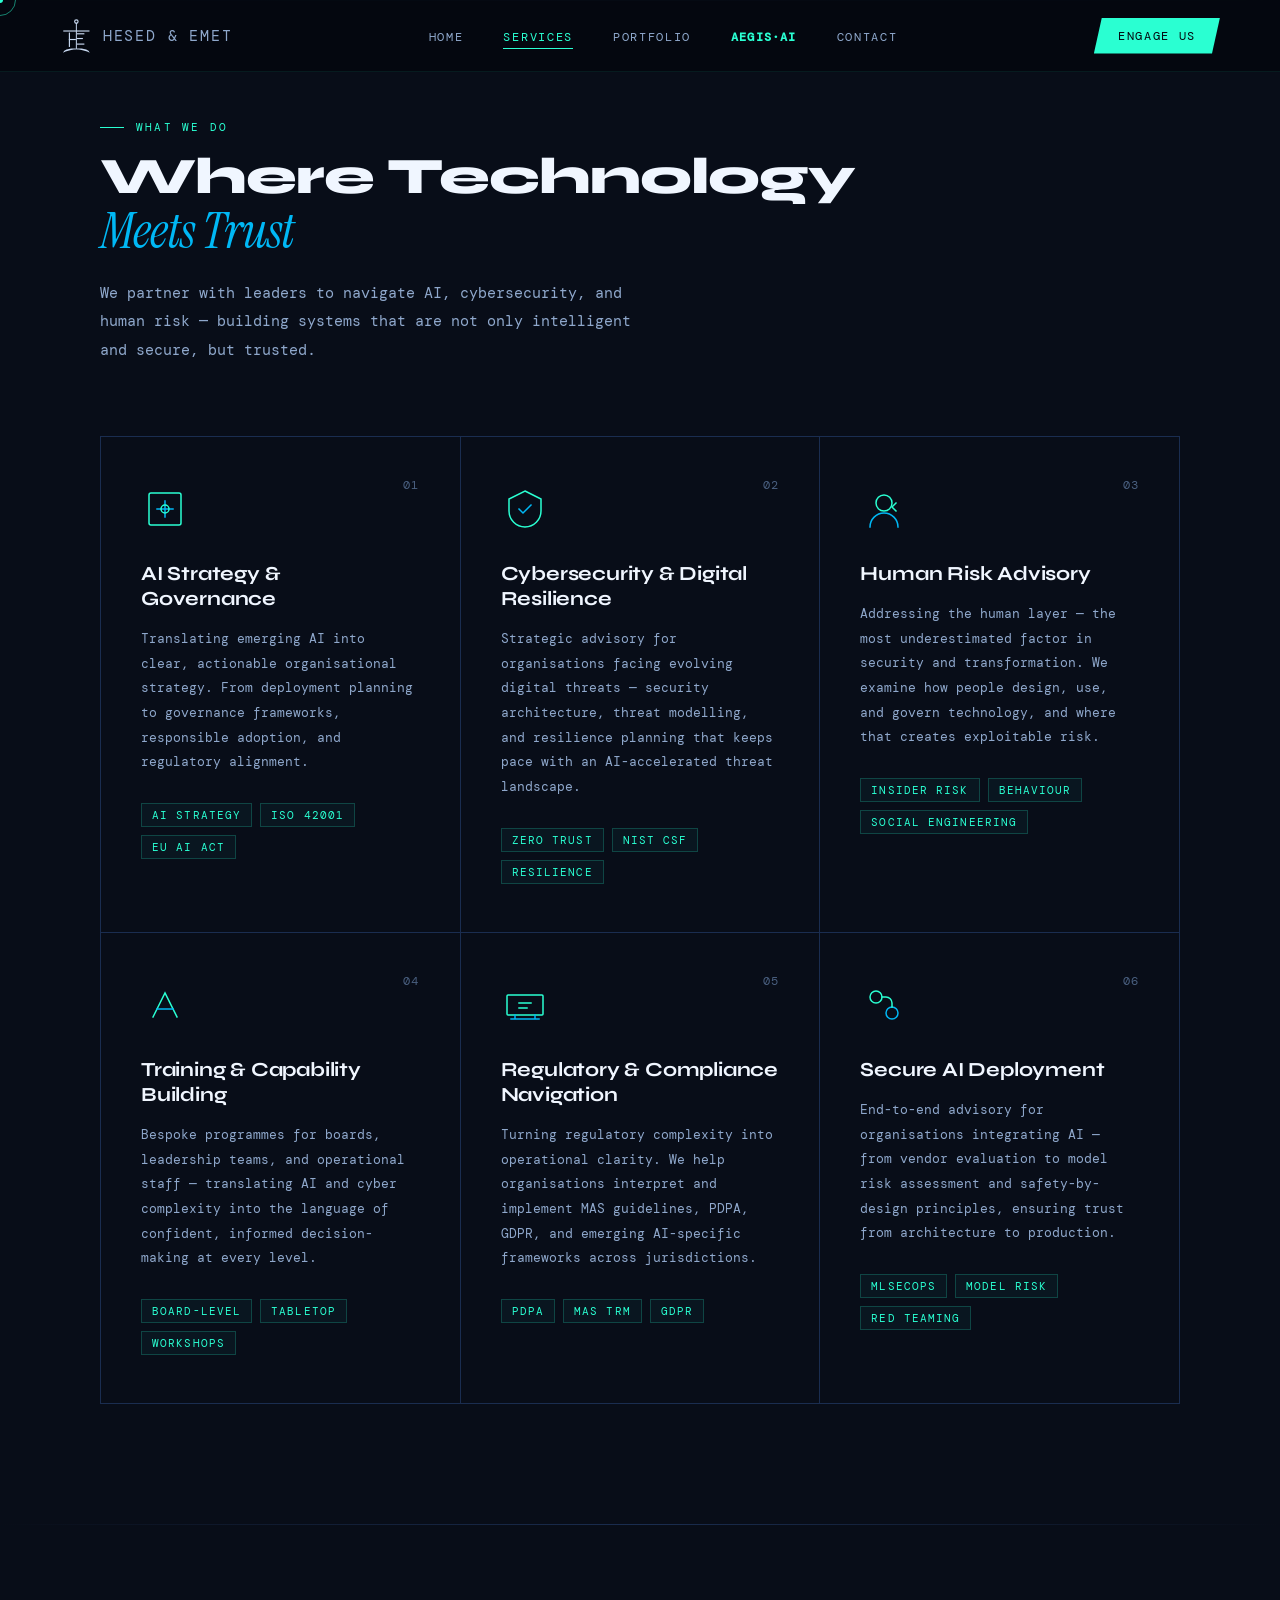
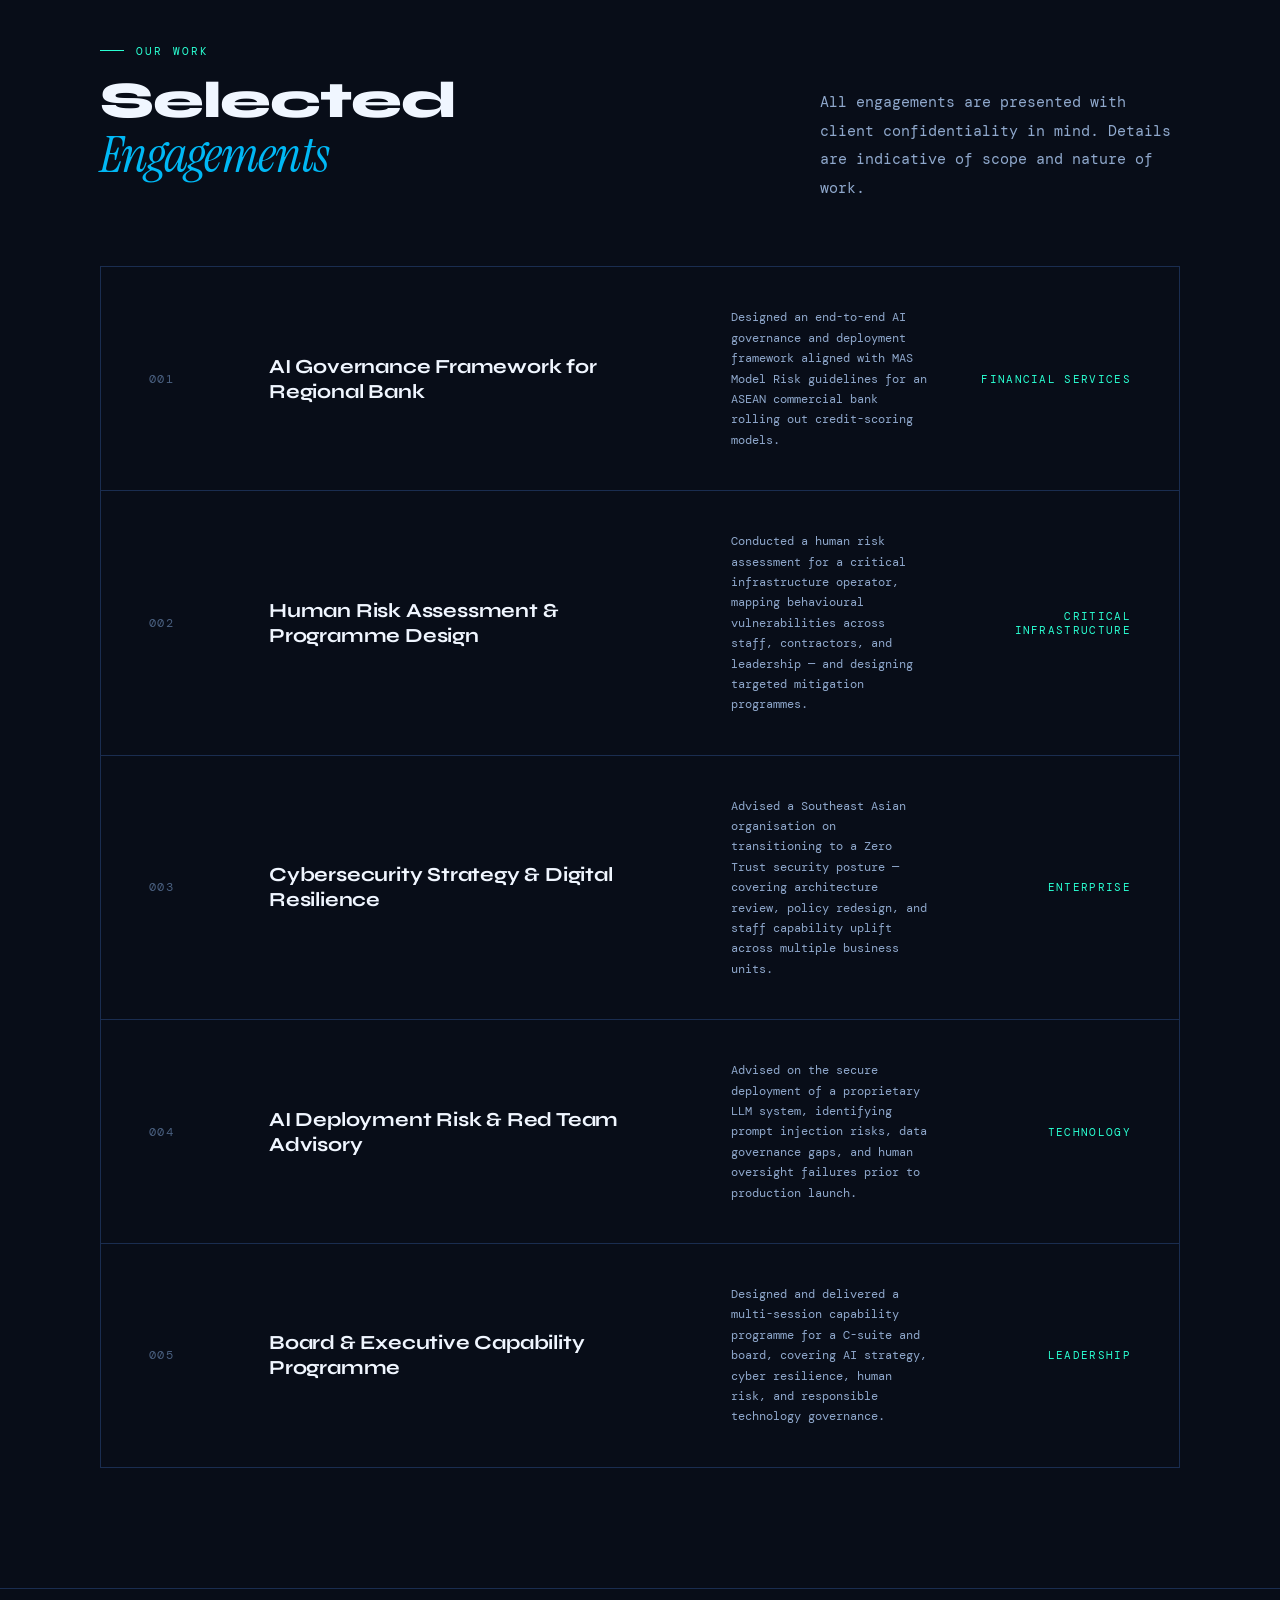
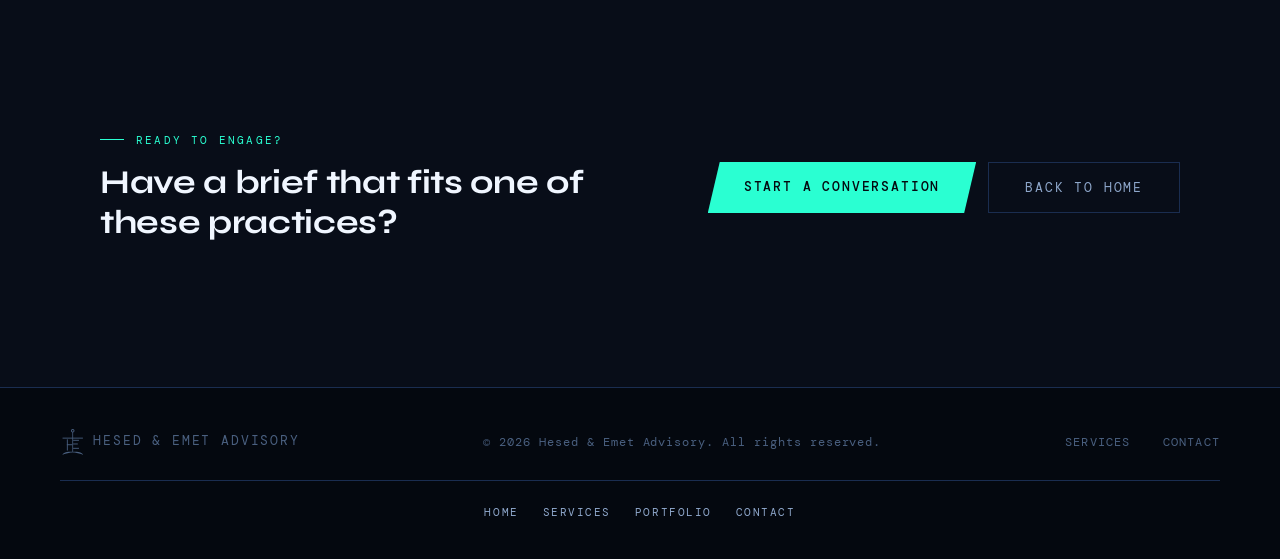
<file: services.html>
<!DOCTYPE html>
<html lang="en">
<head>
  <meta charset="UTF-8" />
  <meta name="viewport" content="width=device-width, initial-scale=1.0" />

  <!-- PRIMARY SEO -->
  <title>Services | Hesed & Emet Advisory — AI Governance, Cybersecurity & Human Risk</title>
  <meta name="description" content="Advisory services across AI strategy and governance, cybersecurity and digital resilience, human risk management, talent intelligence, and executive capability development for organisations in Singapore and Asia Pacific." />
  <meta name="keywords" content="AI strategy consulting Singapore, AI governance advisory, cybersecurity advisory APAC, human risk management consulting, digital resilience Singapore, ISO 42001 advisory, NIST CSF implementation, board cyber training Singapore, talent intelligence, executive development cybersecurity" />
  <meta name="author" content="Hesed & Emet Advisory" />
  <meta name="robots" content="index, follow" />
  <link rel="canonical" href="https://hesedemet.asia/services.html" />

  <!-- GEO / LOCAL SEO -->
  <meta name="geo.region" content="SG" />
  <meta name="geo.placename" content="Singapore" />
  <meta name="geo.position" content="1.2931;103.8572" />
  <meta name="ICBM" content="1.2931, 103.8572" />

  <!-- OPEN GRAPH -->
  <meta property="og:type" content="website" />
  <meta property="og:url" content="https://hesedemet.asia/services.html" />
  <meta property="og:site_name" content="Hesed & Emet Advisory" />
  <meta property="og:title" content="Advisory Services | Hesed & Emet — AI, Cybersecurity, Human Risk" />
  <meta property="og:description" content="AI strategy, cybersecurity resilience, human risk management, talent assessment, and board capability development — delivered by practitioners with national-level policy experience." />
  <meta property="og:locale" content="en_SG" />

  <!-- TWITTER / X -->
  <meta name="twitter:card" content="summary_large_image" />
  <meta name="twitter:title" content="Services | Hesed & Emet Advisory — AI, Cybersecurity, Human Risk" />
  <meta name="twitter:description" content="Our advisory services span AI strategy and governance, cybersecurity and digital resilience, human risk management, talent intelligence, and executive capability development." />

  <!-- STRUCTURED DATA: Organization + WebSite -->
  <script type="application/ld+json">
  {
    "@context": "https://schema.org",
    "@graph": [
      {
        "@type": "ProfessionalService",
        "@id": "https://hesedemet.asia/#organization",
        "name": "Hesed & Emet Advisory",
        "legalName": "Hesed & Emet Advisory Pte Ltd",
        "url": "https://hesedemet.asia",
        "email": "hello@hesedemet.asia",
        "telephone": "+6568292146",
        "description": "Singapore-based cybersecurity and AI advisory consultancy. We specialise in AI strategy and governance, cybersecurity resilience, human risk management, talent assessment, and executive capability development for organisations across Asia Pacific.",
        "address": {
          "@type": "PostalAddress",
          "streetAddress": "#42-00 Suntec Tower Three, 8 Temasek Boulevard",
          "addressLocality": "Singapore",
          "postalCode": "038988",
          "addressCountry": "SG"
        },
        "areaServed": [
          { "@type": "Country", "name": "Singapore" },
          { "@type": "Place", "name": "Southeast Asia" },
          { "@type": "Place", "name": "Asia Pacific" }
        ],
        "knowsAbout": [
          "AI Strategy", "AI Governance", "Cybersecurity Advisory",
          "Human Risk Management", "Digital Resilience", "Zero Trust Security",
          "Talent Assessment", "Board Cyber Training", "ISO 42001", "NIST CSF"
        ],
        "hasOfferCatalog": {
          "@type": "OfferCatalog",
          "name": "Advisory Services",
          "itemListElement": [
            { "@type": "Offer", "itemOffered": { "@type": "Service", "name": "AI Strategy & Governance" } },
            { "@type": "Offer", "itemOffered": { "@type": "Service", "name": "Cybersecurity & Digital Resilience" } },
            { "@type": "Offer", "itemOffered": { "@type": "Service", "name": "Human Risk Management" } },
            { "@type": "Offer", "itemOffered": { "@type": "Service", "name": "Talent Intelligence & Assessment" } },
            { "@type": "Offer", "itemOffered": { "@type": "Service", "name": "Executive & Board Capability Development" } }
          ]
        },
        "sameAs": []
      },
      {
        "@type": "WebSite",
        "@id": "https://hesedemet.asia/#website",
        "url": "https://hesedemet.asia",
        "name": "Hesed & Emet Advisory",
        "description": "Official website of Hesed & Emet Advisory — AI strategy and cybersecurity consultancy, Singapore.",
        "publisher": { "@id": "https://hesedemet.asia/#organization" },
        "inLanguage": "en-SG"
      }
    ]
  }
  </script>

  <link rel="preconnect" href="https://fonts.googleapis.com">
  <link href="https://fonts.googleapis.com/css2?family=Syne:wght@400;600;700;800&family=DM+Mono:wght@300;400;500&family=Instrument+Serif:ital@0;1&display=swap" rel="stylesheet">
  <link rel="stylesheet" href="styles.css">
</head>
<body>

  <!-- CURSOR -->
  <div class="cursor" id="cursor">
    <div class="cursor-ring" id="cursorRing"></div>
    <div class="cursor-dot" id="cursorDot"></div>
  </div>

  <!-- NAV -->
  <nav>
    <a href="index.html" class="nav-logo" aria-label="Hesed & Emet — Home">
      <svg class="nav-logo-icon" viewBox="0 0 200 220" fill="currentColor" aria-hidden="true" xmlns="http://www.w3.org/2000/svg">
        <path fill-rule="evenodd" d="M100,8 A14,14 0 0,1 100,36 A14,14 0 0,1 100,8 Z M100,15 A7,7 0 0,0 100,29 A7,7 0 0,0 100,15 Z"/>
        <rect x="97" y="29" width="6" height="163"/>
        <rect x="20" y="76" width="160" height="7"/>
        <rect x="54" y="89" width="7" height="88"/>
        <rect x="54" y="128" width="43" height="7"/>
        <rect x="103" y="93"  width="46" height="7"/>
        <rect x="103" y="122" width="37" height="7"/>
        <rect x="103" y="156" width="46" height="7"/>
        <path d="M97,186 C80,186 50,183 26,200 L18,212 L34,205 C56,196 82,192 97,192 Z"/>
        <path d="M103,186 C120,186 150,183 174,200 L182,212 L166,205 C144,196 118,192 103,192 Z"/>
      </svg>
      <span class="nav-logo-text">Hesed<span> & </span>Emet</span>
    </a>
    <ul class="nav-links">
      <li><a href="index.html">Home</a></li>
      <li><a href="services.html" class="active">Services</a></li>
      <li><a href="portfolio.html">Portfolio</a></li>
      <li><a href="aegis.html" class="nav-aegis">AEGIS·AI</a></li>
      <li><a href="index.html#contact">Contact</a></li>
    </ul>
    <a href="index.html#contact" class="nav-cta">Engage Us</a>
  </nav>

  <section id="services">
    <div class="section-inner">
      <div class="section-label">What We Do</div>
      <h2>Where Technology<br><em>Meets Trust</em></h2>
      <p class="section-desc">We partner with leaders to navigate AI, cybersecurity, and human risk — building systems that are not only intelligent and secure, but trusted.</p>

      <div class="services-grid reveal">

        <div class="service-card">
          <div class="service-num">01</div>
          <div class="service-icon">
            <svg viewBox="0 0 48 48" fill="none" xmlns="http://www.w3.org/2000/svg">
              <rect x="8" y="8" width="32" height="32" rx="2" stroke="#2AFFD2" stroke-width="1.5"/>
              <path d="M16 24h16M24 16v16" stroke="#00B8F5" stroke-width="1.5" stroke-linecap="square"/>
              <circle cx="24" cy="24" r="4" fill="none" stroke="#2AFFD2" stroke-width="1.5"/>
            </svg>
          </div>
          <div class="service-title">AI Strategy & Governance</div>
          <div class="service-body">Translating emerging AI into clear, actionable organisational strategy. From deployment planning to governance frameworks, responsible adoption, and regulatory alignment.</div>
          <div class="service-tags">
            <span class="tag">AI Strategy</span>
            <span class="tag">ISO 42001</span>
            <span class="tag">EU AI Act</span>
          </div>
        </div>

        <div class="service-card">
          <div class="service-num">02</div>
          <div class="service-icon">
            <svg viewBox="0 0 48 48" fill="none" xmlns="http://www.w3.org/2000/svg">
              <path d="M24 6L40 14V26C40 34.837 32.837 42 24 42C15.163 42 8 34.837 8 26V14L24 6Z" stroke="#2AFFD2" stroke-width="1.5"/>
              <path d="M18 24l4 4 8-8" stroke="#00B8F5" stroke-width="1.5" stroke-linecap="square"/>
            </svg>
          </div>
          <div class="service-title">Cybersecurity & Digital Resilience</div>
          <div class="service-body">Strategic advisory for organisations facing evolving digital threats — security architecture, threat modelling, and resilience planning that keeps pace with an AI-accelerated threat landscape.</div>
          <div class="service-tags">
            <span class="tag">Zero Trust</span>
            <span class="tag">NIST CSF</span>
            <span class="tag">Resilience</span>
          </div>
        </div>

        <div class="service-card">
          <div class="service-num">03</div>
          <div class="service-icon">
            <svg viewBox="0 0 48 48" fill="none" xmlns="http://www.w3.org/2000/svg">
              <circle cx="24" cy="18" r="8" stroke="#2AFFD2" stroke-width="1.5"/>
              <path d="M10 42c0-7.732 6.268-14 14-14s14 6.268 14 14" stroke="#00B8F5" stroke-width="1.5" stroke-linecap="square"/>
              <path d="M32 22l4-4M36 26l-4-4" stroke="#2AFFD2" stroke-width="1.5" stroke-linecap="square"/>
            </svg>
          </div>
          <div class="service-title">Human Risk Advisory</div>
          <div class="service-body">Addressing the human layer — the most underestimated factor in security and transformation. We examine how people design, use, and govern technology, and where that creates exploitable risk.</div>
          <div class="service-tags">
            <span class="tag">Insider Risk</span>
            <span class="tag">Behaviour</span>
            <span class="tag">Social Engineering</span>
          </div>
        </div>

        <div class="service-card">
          <div class="service-num">04</div>
          <div class="service-icon">
            <svg viewBox="0 0 48 48" fill="none" xmlns="http://www.w3.org/2000/svg">
              <path d="M12 36L24 12L36 36" stroke="#2AFFD2" stroke-width="1.5" stroke-linecap="square"/>
              <path d="M16 28h16" stroke="#00B8F5" stroke-width="1.5" stroke-linecap="square"/>
            </svg>
          </div>
          <div class="service-title">Training & Capability Building</div>
          <div class="service-body">Bespoke programmes for boards, leadership teams, and operational staff — translating AI and cyber complexity into the language of confident, informed decision-making at every level.</div>
          <div class="service-tags">
            <span class="tag">Board-Level</span>
            <span class="tag">Tabletop</span>
            <span class="tag">Workshops</span>
          </div>
        </div>

        <div class="service-card">
          <div class="service-num">05</div>
          <div class="service-icon">
            <svg viewBox="0 0 48 48" fill="none" xmlns="http://www.w3.org/2000/svg">
              <rect x="6" y="14" width="36" height="20" rx="1" stroke="#2AFFD2" stroke-width="1.5"/>
              <path d="M14 34v4M34 34v4M10 38h28" stroke="#00B8F5" stroke-width="1.5" stroke-linecap="square"/>
              <path d="M18 22h12M18 27h8" stroke="#2AFFD2" stroke-width="1.5" stroke-linecap="square"/>
            </svg>
          </div>
          <div class="service-title">Regulatory & Compliance Navigation</div>
          <div class="service-body">Turning regulatory complexity into operational clarity. We help organisations interpret and implement MAS guidelines, PDPA, GDPR, and emerging AI-specific frameworks across jurisdictions.</div>
          <div class="service-tags">
            <span class="tag">PDPA</span>
            <span class="tag">MAS TRM</span>
            <span class="tag">GDPR</span>
          </div>
        </div>

        <div class="service-card">
          <div class="service-num">06</div>
          <div class="service-icon">
            <svg viewBox="0 0 48 48" fill="none" xmlns="http://www.w3.org/2000/svg">
              <circle cx="16" cy="16" r="6" stroke="#2AFFD2" stroke-width="1.5"/>
              <circle cx="32" cy="32" r="6" stroke="#00B8F5" stroke-width="1.5"/>
              <path d="M22 16h4a6 6 0 016 6v4" stroke="#2AFFD2" stroke-width="1.5" stroke-linecap="square"/>
            </svg>
          </div>
          <div class="service-title">Secure AI Deployment</div>
          <div class="service-body">End-to-end advisory for organisations integrating AI — from vendor evaluation to model risk assessment and safety-by-design principles, ensuring trust from architecture to production.</div>
          <div class="service-tags">
            <span class="tag">MLSecOps</span>
            <span class="tag">Model Risk</span>
            <span class="tag">Red Teaming</span>
          </div>
        </div>

      </div>
    </div>
  </section>

  <section id="portfolio">
    <div class="section-inner">
      <div class="portfolio-header reveal">
        <div>
          <div class="section-label">Our Work</div>
          <h2>Selected<br><em>Engagements</em></h2>
        </div>
        <p class="section-desc" style="max-width:360px; margin:0;">All engagements are presented with client confidentiality in mind. Details are indicative of scope and nature of work.</p>
      </div>

      <div class="case-list reveal">

        <div class="case-item">
          <div class="case-num">001</div>
          <div>
            <div class="case-title">AI Governance Framework for Regional Bank</div>
          </div>
          <div class="case-desc">Designed an end-to-end AI governance and deployment framework aligned with MAS Model Risk guidelines for an ASEAN commercial bank rolling out credit-scoring models.</div>
          <div class="case-industry">Financial Services</div>
          <div class="case-arrow">→</div>
        </div>

        <div class="case-item">
          <div class="case-num">002</div>
          <div>
            <div class="case-title">Human Risk Assessment & Programme Design</div>
          </div>
          <div class="case-desc">Conducted a human risk assessment for a critical infrastructure operator, mapping behavioural vulnerabilities across staff, contractors, and leadership — and designing targeted mitigation programmes.</div>
          <div class="case-industry">Critical Infrastructure</div>
          <div class="case-arrow">→</div>
        </div>

        <div class="case-item">
          <div class="case-num">003</div>
          <div>
            <div class="case-title">Cybersecurity Strategy & Digital Resilience</div>
          </div>
          <div class="case-desc">Advised a Southeast Asian organisation on transitioning to a Zero Trust security posture — covering architecture review, policy redesign, and staff capability uplift across multiple business units.</div>
          <div class="case-industry">Enterprise</div>
          <div class="case-arrow">→</div>
        </div>

        <div class="case-item">
          <div class="case-num">004</div>
          <div>
            <div class="case-title">AI Deployment Risk & Red Team Advisory</div>
          </div>
          <div class="case-desc">Advised on the secure deployment of a proprietary LLM system, identifying prompt injection risks, data governance gaps, and human oversight failures prior to production launch.</div>
          <div class="case-industry">Technology</div>
          <div class="case-arrow">→</div>
        </div>

        <div class="case-item">
          <div class="case-num">005</div>
          <div>
            <div class="case-title">Board & Executive Capability Programme</div>
          </div>
          <div class="case-desc">Designed and delivered a multi-session capability programme for a C-suite and board, covering AI strategy, cyber resilience, human risk, and responsible technology governance.</div>
          <div class="case-industry">Leadership</div>
          <div class="case-arrow">→</div>
        </div>

      </div>
    </div>
  </section>
  <!-- SUB-PAGE CTA -->
  <section class="page-cta">
    <div class="section-inner">
      <div class="page-cta-inner">
        <div class="page-cta-text">
          <div class="section-label">Ready to engage?</div>
          <h3>Have a brief that fits one of these practices?</h3>
        </div>
        <div class="page-cta-actions">
          <a href="index.html#contact" class="btn-primary">Start a Conversation</a>
          <a href="index.html" class="btn-ghost">Back to Home</a>
        </div>
      </div>
    </div>
  </section>


<footer>
    <div class="footer-logo">
      <svg style="height:28px;width:auto;vertical-align:middle;margin-right:8px;" viewBox="0 0 200 220" fill="currentColor" aria-hidden="true" xmlns="http://www.w3.org/2000/svg">
        <path fill-rule="evenodd" d="M100,8 A14,14 0 0,1 100,36 A14,14 0 0,1 100,8 Z M100,15 A7,7 0 0,0 100,29 A7,7 0 0,0 100,15 Z"/>
        <rect x="97" y="29" width="6" height="163"/>
        <rect x="20" y="76" width="160" height="7"/>
        <rect x="54" y="89" width="7" height="88"/>
        <rect x="54" y="128" width="43" height="7"/>
        <rect x="103" y="93"  width="46" height="7"/>
        <rect x="103" y="122" width="37" height="7"/>
        <rect x="103" y="156" width="46" height="7"/>
        <path d="M97,186 C80,186 50,183 26,200 L18,212 L34,205 C56,196 82,192 97,192 Z"/>
        <path d="M103,186 C120,186 150,183 174,200 L182,212 L166,205 C144,196 118,192 103,192 Z"/>
      </svg>Hesed & Emet Advisory
    </div>
    <div class="footer-copy">© 2026 Hesed & Emet Advisory. All rights reserved.</div>
    <div class="footer-links">
      <a href="services.html">Services</a>
      <a href="index.html#contact">Contact</a>
    </div>
    <div class="footer-quicklinks">
    <a href="index.html">Home</a>
    <a href="services.html">Services</a>
    <a href="portfolio.html">Portfolio</a>
    <a href="index.html#contact">Contact</a>
  </div>
</footer>

  <script src="script.js"></script>
</body>
</html>
</file>
<file: styles.css>
*, *::before, *::after { box-sizing: border-box; margin: 0; padding: 0; }

:root {
  --navy:    #04080F;
  --navy2:   #080D18;
  --navy3:   #0C1526;
  --panel:   #101D35;
  --edge:    #1A2D50;
  --steel:   #253B62;
  --ice:     #C8D8F0;
  --ice2:    #8FA8CC;
  --accent:  #2AFFD2;
  --accent2: #00B8F5;
  --white:   #F0F6FF;
  --muted:   #4A6080;
  --mono:    'DM Mono', monospace;
  --sans:    'Syne', sans-serif;
  --serif:   'Instrument Serif', serif;
}

html { scroll-behavior: smooth; }

body {
  background: var(--navy);
  color: var(--ice);
  font-family: var(--sans);
  overflow-x: hidden;
  cursor: none;
}

/* CUSTOM CURSOR */
.cursor {
  position: fixed; top: 0; left: 0; z-index: 9999;
  pointer-events: none;
}
.cursor-dot {
  width: 6px; height: 6px;
  background: var(--accent);
  border-radius: 50%;
  position: absolute;
  transform: translate(-50%, -50%);
  transition: transform 0.1s;
}
.cursor-ring {
  width: 32px; height: 32px;
  border: 1px solid rgba(42,255,210,0.5);
  border-radius: 50%;
  position: absolute;
  transform: translate(-50%, -50%);
  transition: width 0.2s, height 0.2s, transform 0.15s ease-out;
}
body:has(a:hover) .cursor-ring,
body:has(button:hover) .cursor-ring {
  width: 48px; height: 48px;
  border-color: var(--accent);
}

/* GRID OVERLAY */
body::before {
  content: '';
  position: fixed; inset: 0;
  background-image:
    linear-gradient(rgba(42,255,210,0.025) 1px, transparent 1px),
    linear-gradient(90deg, rgba(42,255,210,0.025) 1px, transparent 1px);
  background-size: 60px 60px;
  pointer-events: none;
  z-index: 0;
}

/* NAV */
nav {
  position: fixed; top: 0; left: 0; right: 0; z-index: 100;
  display: flex; align-items: center; justify-content: space-between;
  padding: 0 60px;
  height: 72px;
  background: rgba(4,8,15,0.85);
  backdrop-filter: blur(20px);
  border-bottom: 1px solid rgba(42,255,210,0.08);
}
.nav-logo {
  display: flex; align-items: center; gap: 10px;
  text-decoration: none;
  font-family: var(--mono);
  font-size: 15px;
  letter-spacing: 0.12em;
  color: var(--accent);
  text-transform: uppercase;
}
.nav-logo-icon { height: 36px; width: auto; flex-shrink: 0; }
.nav-logo span { color: var(--ice2); }
.nav-links { display: flex; gap: 40px; list-style: none; }
.nav-links a {
  font-family: var(--mono);
  font-size: 12px;
  letter-spacing: 0.14em;
  text-transform: uppercase;
  color: var(--ice2);
  text-decoration: none;
  transition: color 0.2s;
  position: relative;
}
.nav-links a::after {
  content: '';
  position: absolute; left: 0; bottom: -4px;
  width: 0; height: 1px;
  background: var(--accent);
  transition: width 0.3s;
}
.nav-links a:hover { color: var(--accent); }
.nav-links a:hover::after { width: 100%; }
.nav-cta {
  font-family: var(--mono);
  font-size: 12px;
  letter-spacing: 0.14em;
  text-transform: uppercase;
  color: var(--navy);
  background: var(--accent);
  border: none;
  padding: 10px 24px;
  cursor: none;
  transition: opacity 0.2s, transform 0.2s;
  clip-path: polygon(8px 0%, 100% 0%, calc(100% - 8px) 100%, 0% 100%);
}
.nav-cta:hover { opacity: 0.85; transform: translateY(-1px); }

/* HERO */
#hero {
  position: relative;
  min-height: 100vh;
  display: flex; align-items: center;
  padding: 0 60px;
  overflow: hidden;
  z-index: 1;
}
.hero-bg {
  position: absolute; inset: 0;
  background:
    radial-gradient(ellipse 80% 60% at 70% 50%, rgba(0,184,245,0.06) 0%, transparent 70%),
    radial-gradient(ellipse 50% 80% at 10% 80%, rgba(42,255,210,0.04) 0%, transparent 60%);
  z-index: 0;
}
.hero-scan {
  position: absolute; left: 0; right: 0;
  height: 1px;
  background: linear-gradient(90deg, transparent, rgba(42,255,210,0.4), transparent);
  animation: scan 6s linear infinite;
  z-index: 0;
}
@keyframes scan {
  0%   { top: 0; opacity: 0; }
  5%   { opacity: 1; }
  95%  { opacity: 1; }
  100% { top: 100%; opacity: 0; }
}
.hero-content { position: relative; z-index: 1; max-width: 800px; }
.hero-tag {
  font-family: var(--mono);
  font-size: 12px;
  letter-spacing: 0.18em;
  text-transform: uppercase;
  color: var(--accent);
  margin-bottom: 28px;
  display: flex; align-items: center; gap: 12px;
}
.hero-tag::before {
  content: '';
  display: inline-block; width: 32px; height: 1px;
  background: var(--accent);
}
h1 {
  font-family: var(--sans);
  font-weight: 800;
  font-size: clamp(48px, 6vw, 88px);
  line-height: 1.0;
  letter-spacing: -0.02em;
  color: var(--white);
  margin-bottom: 8px;
}
h1 em {
  font-family: var(--serif);
  font-style: italic;
  font-weight: 400;
  color: var(--accent2);
}
.hero-sub {
  font-family: var(--mono);
  font-size: 15px;
  line-height: 1.8;
  color: var(--ice2);
  max-width: 520px;
  margin: 32px 0 48px;
}
.hero-actions { display: flex; gap: 16px; align-items: center; }
.btn-primary {
  font-family: var(--mono);
  font-size: 13px;
  letter-spacing: 0.14em;
  text-transform: uppercase;
  color: var(--navy);
  background: var(--accent);
  border: none;
  padding: 16px 36px;
  cursor: none;
  text-decoration: none;
  display: inline-block;
  transition: opacity 0.2s, transform 0.2s;
  clip-path: polygon(12px 0%, 100% 0%, calc(100% - 12px) 100%, 0% 100%);
  font-weight: 500;
}
.btn-primary:hover { opacity: 0.85; transform: translateY(-2px); }
.btn-ghost {
  font-family: var(--mono);
  font-size: 13px;
  letter-spacing: 0.14em;
  text-transform: uppercase;
  color: var(--ice2);
  border: 1px solid var(--edge);
  padding: 16px 36px;
  cursor: none;
  text-decoration: none;
  display: inline-block;
  transition: border-color 0.2s, color 0.2s;
}
.btn-ghost:hover { border-color: var(--accent); color: var(--accent); }

.hero-stats {
  position: absolute; right: 60px; bottom: 80px;
  display: flex; flex-direction: column; gap: 32px;
  z-index: 1;
}
.stat {
  text-align: right;
  border-right: 1px solid var(--edge);
  padding-right: 20px;
}
.stat-num {
  font-family: var(--sans);
  font-size: 36px; font-weight: 800;
  color: var(--white);
  line-height: 1;
}
.stat-num span { color: var(--accent); }
.stat-label {
  font-family: var(--mono);
  font-size: 11px;
  letter-spacing: 0.14em;
  text-transform: uppercase;
  color: var(--muted);
  margin-top: 4px;
}

.hero-corner {
  position: absolute; right: 60px; top: 120px;
  font-family: var(--mono); font-size: 11px;
  color: var(--muted); letter-spacing: 0.1em;
  writing-mode: vertical-lr;
  display: flex; align-items: center; gap: 12px;
}
.hero-corner::before {
  content: '';
  display: block; width: 1px; height: 60px;
  background: var(--edge);
}

/* SECTION COMMONS */
section { position: relative; z-index: 1; }
.section-inner { max-width: 1200px; margin: 0 auto; padding: 120px 60px; }
.section-label {
  font-family: var(--mono);
  font-size: 11px; letter-spacing: 0.2em;
  text-transform: uppercase; color: var(--accent);
  margin-bottom: 16px;
  display: flex; align-items: center; gap: 12px;
}
.section-label::before {
  content: '';
  display: inline-block; width: 24px; height: 1px;
  background: var(--accent);
}
h2 {
  font-family: var(--sans);
  font-weight: 800;
  font-size: clamp(32px, 4vw, 54px);
  line-height: 1.05;
  letter-spacing: -0.02em;
  color: var(--white);
  margin-bottom: 20px;
}
h2 em {
  font-family: var(--serif);
  font-style: italic;
  font-weight: 400;
  color: var(--accent2);
}
.section-desc {
  font-family: var(--mono);
  font-size: 15px; line-height: 1.9;
  color: var(--ice2);
  max-width: 560px;
}

/* SERVICES */
#services { background: var(--navy2); }
#services::before {
  content: '';
  position: absolute; left: 0; top: 0; right: 0; height: 1px;
  background: linear-gradient(90deg, transparent, var(--edge), transparent);
}
.services-grid {
  display: grid;
  grid-template-columns: repeat(3, 1fr);
  gap: 1px;
  background: var(--edge);
  margin-top: 72px;
  border: 1px solid var(--edge);
}
.service-card {
  background: var(--navy2);
  padding: 48px 40px;
  position: relative;
  overflow: hidden;
  transition: background 0.3s;
}
.service-card::before {
  content: '';
  position: absolute; top: 0; left: 0; right: 0;
  height: 2px;
  background: linear-gradient(90deg, var(--accent), var(--accent2));
  transform: scaleX(0);
  transform-origin: left;
  transition: transform 0.4s ease;
}
.service-card:hover { background: var(--navy3); }
.service-card:hover::before { transform: scaleX(1); }
.service-icon {
  width: 48px; height: 48px;
  margin-bottom: 28px;
  position: relative;
}
.service-icon svg { width: 100%; height: 100%; }
.service-num {
  position: absolute; top: 40px; right: 40px;
  font-family: var(--mono); font-size: 12px;
  color: var(--muted); letter-spacing: 0.1em;
}
.service-title {
  font-family: var(--sans);
  font-size: 20px; font-weight: 700;
  color: var(--white); margin-bottom: 16px;
  letter-spacing: -0.01em;
}
.service-body {
  font-family: var(--mono);
  font-size: 13px; line-height: 1.9;
  color: var(--ice2);
}
.service-tags {
  margin-top: 28px; display: flex; flex-wrap: wrap; gap: 8px;
}
.tag {
  font-family: var(--mono); font-size: 11px;
  letter-spacing: 0.1em; text-transform: uppercase;
  color: var(--accent); padding: 4px 10px;
  border: 1px solid rgba(42,255,210,0.2);
  background: rgba(42,255,210,0.04);
}

/* ABOUT */
#about { background: var(--navy); }
#about::before {
  content: '';
  position: absolute; left: 0; top: 0; right: 0; height: 1px;
  background: linear-gradient(90deg, transparent, var(--edge), transparent);
}
.about-grid {
  display: grid;
  grid-template-columns: 1fr 1fr;
  gap: 80px;
  align-items: center;
  margin-top: 72px;
}
.about-text p {
  font-family: var(--mono);
  font-size: 15px; line-height: 2;
  color: var(--ice2); margin-bottom: 20px;
}
.about-text p strong { color: var(--white); font-weight: 500; }
.about-panel {
  background: var(--navy3);
  border: 1px solid var(--edge);
  padding: 48px;
  position: relative;
}
.about-panel::after {
  content: '';
  position: absolute; bottom: -1px; right: -1px;
  width: 32px; height: 32px;
  border-bottom: 2px solid var(--accent);
  border-right: 2px solid var(--accent);
}
.about-panel::before {
  content: '';
  position: absolute; top: -1px; left: -1px;
  width: 32px; height: 32px;
  border-top: 2px solid var(--accent);
  border-left: 2px solid var(--accent);
}
.value-item {
  display: flex; gap: 20px; align-items: flex-start;
  padding: 20px 0;
  border-bottom: 1px solid var(--edge);
}
.value-item:last-child { border-bottom: none; padding-bottom: 0; }
.value-item:first-child { padding-top: 0; }
.value-dot {
  width: 8px; height: 8px;
  border: 1px solid var(--accent);
  background: rgba(42,255,210,0.2);
  flex-shrink: 0; margin-top: 4px;
  transform: rotate(45deg);
}
.value-title {
  font-family: var(--sans); font-size: 15px; font-weight: 700;
  color: var(--white); margin-bottom: 6px;
}
.value-body {
  font-family: var(--mono); font-size: 13px;
  line-height: 1.8; color: var(--ice2);
}
.name-etymology {
  margin-top: 32px; padding: 24px;
  background: rgba(42,255,210,0.03);
  border-left: 2px solid var(--accent);
}
.etymology-label {
  font-family: var(--mono); font-size: 11px;
  letter-spacing: 0.16em; text-transform: uppercase;
  color: var(--accent); margin-bottom: 10px;
}
.etymology-text {
  font-family: var(--mono); font-size: 13px;
  line-height: 1.9; color: var(--ice2);
}

/* CASE STUDIES */
#portfolio { background: var(--navy2); }
#portfolio::before {
  content: '';
  position: absolute; left: 0; top: 0; right: 0; height: 1px;
  background: linear-gradient(90deg, transparent, var(--edge), transparent);
}
.portfolio-header {
  display: flex; justify-content: space-between; align-items: flex-end;
  margin-bottom: 64px;
}
.case-list { display: flex; flex-direction: column; gap: 1px; background: var(--edge); border: 1px solid var(--edge); }
.case-item {
  background: var(--navy2);
  display: grid;
  grid-template-columns: 80px 1fr 200px 160px;
  align-items: center;
  gap: 40px;
  padding: 40px 48px;
  cursor: none;
  transition: background 0.2s;
  position: relative;
  overflow: hidden;
}
.case-item::before {
  content: '';
  position: absolute; left: 0; top: 0; bottom: 0;
  width: 2px;
  background: linear-gradient(180deg, var(--accent), var(--accent2));
  transform: scaleY(0);
  transition: transform 0.3s;
}
.case-item:hover { background: var(--panel); }
.case-item:hover::before { transform: scaleY(1); }
.case-num {
  font-family: var(--mono); font-size: 12px;
  color: var(--muted); letter-spacing: 0.12em;
}
.case-title {
  font-family: var(--sans); font-size: 20px; font-weight: 700;
  color: var(--white); letter-spacing: -0.01em;
}
.case-desc {
  font-family: var(--mono); font-size: 12px;
  line-height: 1.7; color: var(--ice2);
}
.case-industry {
  font-family: var(--mono); font-size: 11px;
  letter-spacing: 0.12em; text-transform: uppercase;
  color: var(--accent); text-align: right;
}
.case-arrow {
  position: absolute; right: 48px; top: 50%;
  transform: translateY(-50%) translateX(10px);
  color: var(--accent); font-size: 18px;
  opacity: 0; transition: opacity 0.2s, transform 0.2s;
}
.case-item:hover .case-arrow { opacity: 1; transform: translateY(-50%) translateX(0); }

/* VENTURES */
#ventures { background: var(--navy); position: relative; }
#ventures::before {
  content: '';
  position: absolute; left: 0; top: 0; right: 0; height: 1px;
  background: linear-gradient(90deg, transparent, var(--edge), transparent);
}
.ventures-header {
  display: flex; align-items: flex-end; justify-content: space-between;
  margin-bottom: 64px; gap: 40px;
}
.ventures-grid {
  display: grid;
  grid-template-columns: 1fr 1fr;
  gap: 2px;
  background: var(--edge);
  border: 1px solid var(--edge);
}
.venture-card {
  background: var(--navy2);
  padding: 48px;
  position: relative;
  overflow: hidden;
  transition: background 0.2s;
}
.venture-card::before {
  content: '';
  position: absolute; left: 0; top: 0; bottom: 0;
  width: 2px;
  background: linear-gradient(180deg, var(--accent), var(--accent2));
  transform: scaleY(0);
  transform-origin: top;
  transition: transform 0.35s;
}
.venture-card:hover { background: var(--panel); }
.venture-card:hover::before { transform: scaleY(1); }
.venture-card.featured {
  grid-column: 1 / -1;
  display: grid;
  grid-template-columns: 260px 1fr;
  gap: 60px;
  align-items: start;
}
.venture-badge {
  display: inline-block;
  font-family: var(--mono); font-size: 10px;
  letter-spacing: 0.18em; text-transform: uppercase;
  color: var(--navy); background: var(--accent);
  padding: 4px 10px; margin-bottom: 28px;
}
.venture-badge.partner-badge {
  background: var(--accent2); color: var(--navy);
}
.cyberbay-logo {
  filter: brightness(0) invert(1);
  opacity: 0.9;
}
.venture-logo-wrap {
  display: flex; flex-direction: column;
  align-items: flex-start; gap: 20px;
}
.venture-logo-img {
  max-width: 180px; width: 100%;
  height: auto; display: block;
}
.venture-logo-svg {
  width: 80px; height: 80px; display: block;
}
.venture-logo-placeholder {
  width: 100%; max-width: 180px;
  aspect-ratio: 3/1;
  display: flex; align-items: center; justify-content: center;
  border: 1px solid var(--edge);
  color: var(--accent);
}
.venture-link {
  display: inline-flex; align-items: center; gap: 8px;
  font-family: var(--mono); font-size: 12px;
  letter-spacing: 0.12em; text-transform: uppercase;
  color: var(--accent); text-decoration: none;
  margin-top: 8px;
  transition: gap 0.2s;
}
.venture-link:hover { gap: 14px; }
.venture-name {
  font-family: var(--sans); font-size: 32px; font-weight: 800;
  color: var(--white); letter-spacing: -0.02em; line-height: 1;
  margin-bottom: 6px;
}
.venture-tagline {
  font-family: var(--mono); font-size: 12px;
  letter-spacing: 0.14em; text-transform: uppercase;
  color: var(--accent2); margin-bottom: 24px;
}
.venture-desc {
  font-family: var(--mono); font-size: 15px;
  line-height: 2; color: var(--ice2);
}
.venture-desc p { margin-bottom: 16px; }
.venture-desc p:last-child { margin-bottom: 0; }
.venture-caps {
  display: flex; flex-wrap: wrap; gap: 8px;
  margin-top: 28px;
}
.venture-cap {
  font-family: var(--mono); font-size: 11px;
  letter-spacing: 0.1em; text-transform: uppercase;
  color: var(--ice2); border: 1px solid var(--edge);
  padding: 5px 12px;
}
.ventures-subsection { margin-bottom: 64px; }
.ventures-subsection:last-child { margin-bottom: 0; }
.ventures-sub-label {
  display: flex; align-items: baseline; gap: 20px;
  margin-bottom: 24px;
  padding-bottom: 16px;
  border-bottom: 1px solid var(--edge);
}
.ventures-sub-title {
  font-family: var(--sans); font-size: 18px; font-weight: 700;
  color: var(--white); letter-spacing: -0.01em; white-space: nowrap;
}
.ventures-sub-desc {
  font-family: var(--mono); font-size: 12px;
  letter-spacing: 0.08em; color: var(--muted);
}
.venture-partner-slot {
  display: flex; flex-direction: column;
  justify-content: center; align-items: center;
  min-height: 200px; text-align: center;
  border: 1px dashed var(--edge);
  background: transparent;
}
.venture-partner-label {
  font-family: var(--mono); font-size: 12px;
  letter-spacing: 0.14em; text-transform: uppercase;
  color: var(--muted);
}

/* CONTACT */
#contact { background: var(--navy); }
#contact::before {
  content: '';
  position: absolute; left: 0; top: 0; right: 0; height: 1px;
  background: linear-gradient(90deg, transparent, var(--edge), transparent);
}
.contact-grid {
  display: grid;
  grid-template-columns: 1fr 1fr;
  gap: 80px;
  margin-top: 72px;
  align-items: start;
}
.contact-info p {
  font-family: var(--mono); font-size: 15px;
  line-height: 2; color: var(--ice2); margin-bottom: 40px;
}
.contact-detail {
  display: flex; flex-direction: column; gap: 20px; margin-top: 32px;
}
.contact-row {
  display: flex; gap: 16px; align-items: center;
  font-family: var(--mono); font-size: 13px;
}
.contact-row-label {
  color: var(--muted); letter-spacing: 0.12em;
  text-transform: uppercase; font-size: 11px; min-width: 60px;
}
.contact-row-val { color: var(--ice); }
.contact-row-val a { color: var(--accent); text-decoration: none; }
.contact-row-val a:hover { text-decoration: underline; }

.contact-form { display: flex; flex-direction: column; gap: 20px; }
.form-group { display: flex; flex-direction: column; gap: 8px; }
.form-label {
  font-family: var(--mono); font-size: 11px;
  letter-spacing: 0.16em; text-transform: uppercase; color: var(--muted);
}
.form-input, .form-textarea {
  background: var(--panel);
  border: 1px solid var(--edge);
  color: var(--ice);
  font-family: var(--mono); font-size: 15px;
  padding: 14px 18px;
  outline: none;
  transition: border-color 0.2s;
  width: 100%;
}
.form-input:focus, .form-textarea:focus { border-color: var(--accent); }
.form-textarea { resize: vertical; min-height: 120px; }
.form-input::placeholder, .form-textarea::placeholder { color: var(--muted); }
.form-submit {
  font-family: var(--mono); font-size: 13px;
  letter-spacing: 0.14em; text-transform: uppercase;
  color: var(--navy); background: var(--accent);
  border: none; padding: 16px 36px;
  cursor: none; align-self: flex-start;
  transition: opacity 0.2s, transform 0.2s;
  clip-path: polygon(12px 0%, 100% 0%, calc(100% - 12px) 100%, 0% 100%);
  font-weight: 500;
}
.form-submit:hover { opacity: 0.85; transform: translateY(-2px); }

/* FOOTER */
footer {
  position: relative; z-index: 1;
  border-top: 1px solid var(--edge);
  padding: 40px 60px;
  display: flex; justify-content: space-between; align-items: center;
}
.footer-logo {
  font-family: var(--mono); font-size: 13px;
  letter-spacing: 0.14em; text-transform: uppercase; color: var(--muted);
}
.footer-copy {
  font-family: var(--mono); font-size: 12px;
  color: var(--muted); letter-spacing: 0.08em;
}
.footer-links { display: flex; gap: 32px; }
.footer-links a {
  font-family: var(--mono); font-size: 12px;
  letter-spacing: 0.1em; text-transform: uppercase;
  color: var(--muted); text-decoration: none;
  transition: color 0.2s;
}
.footer-links a:hover { color: var(--accent); }

/* PRINCIPAL */
#principal { background: var(--navy3); }
#principal::before {
  content: '';
  position: absolute; left: 0; top: 0; right: 0; height: 1px;
  background: linear-gradient(90deg, transparent, var(--edge), transparent);
}
.principal-grid {
  display: grid;
  grid-template-columns: 340px 1fr;
  gap: 80px;
  align-items: flex-start;
  margin-top: 72px;
}
.principal-photo-wrap {
  position: relative;
}
.principal-photo-wrap::before {
  content: '';
  position: absolute; top: -1px; left: -1px;
  width: 32px; height: 32px;
  border-top: 2px solid var(--accent);
  border-left: 2px solid var(--accent);
  z-index: 2;
}
.principal-photo-wrap::after {
  content: '';
  position: absolute; bottom: 61px; right: -1px;
  width: 32px; height: 32px;
  border-bottom: 2px solid var(--accent);
  border-right: 2px solid var(--accent);
  z-index: 2;
}
.principal-photo {
  width: 100%;
  display: block;
  filter: grayscale(20%);
  border: 1px solid var(--edge);
  transition: filter 0.4s;
}
.principal-photo:hover { filter: grayscale(0%); }
.principal-nameplate {
  background: var(--panel);
  border: 1px solid var(--edge);
  border-top: none;
  padding: 20px 24px;
}
.principal-name {
  font-family: var(--sans);
  font-size: 20px; font-weight: 800;
  letter-spacing: -0.01em;
  color: var(--white);
}
.principal-title {
  font-family: var(--mono);
  font-size: 12px; letter-spacing: 0.12em;
  text-transform: uppercase;
  color: var(--accent);
  margin-top: 4px;
}
.linkedin-btn {
  display: inline-flex; align-items: center; gap: 7px;
  margin-top: 14px;
  padding: 8px 16px;
  font-family: var(--mono);
  font-size: 12px; letter-spacing: 0.12em;
  text-transform: uppercase;
  color: var(--ice2);
  border: 1px solid var(--edge);
  text-decoration: none;
  transition: color 0.2s, border-color 0.2s;
}
.linkedin-btn:hover { color: #0A66C2; border-color: #0A66C2; }
.principal-bio p {
  font-family: var(--mono);
  font-size: 15px; line-height: 2;
  color: var(--ice2); margin-bottom: 20px;
}
.principal-bio p strong { color: var(--white); font-weight: 500; }
.principal-creds {
  display: flex; flex-direction: column; gap: 1px;
  background: var(--edge);
  border: 1px solid var(--edge);
  margin-top: 36px;
}
.cred-item {
  background: var(--navy3);
  display: flex; gap: 20px; align-items: flex-start;
  padding: 20px 24px;
  transition: background 0.2s;
}
.cred-item:hover { background: var(--panel); }
.cred-icon {
  flex-shrink: 0; margin-top: 2px;
}
.cred-icon svg { width: 28px; height: 28px; }
.cred-label {
  font-family: var(--mono);
  font-size: 11px; letter-spacing: 0.14em;
  text-transform: uppercase; color: var(--accent);
  margin-bottom: 4px;
}
.cred-title {
  font-family: var(--sans);
  font-size: 15px; font-weight: 700;
  color: var(--white); margin-bottom: 6px;
}
.cred-body {
  font-family: var(--mono);
  font-size: 12px; line-height: 1.8;
  color: var(--ice2);
}
@media (max-width: 900px) {
  .principal-grid { grid-template-columns: 1fr; gap: 40px; }
}

/* MEDIA SECTION */
.media-feature { margin-top: 80px; }
.media-hero {
  position: relative;
  padding: 52px 56px 48px;
  background: var(--navy2);
  border: 1px solid var(--edge);
  overflow: hidden;
  margin-bottom: 2px;
}
.media-hero::before {
  content: '"';
  position: absolute;
  right: 24px; top: -60px;
  font-family: var(--serif);
  font-size: 360px;
  color: var(--accent);
  opacity: 0.05;
  line-height: 1;
  pointer-events: none;
  user-select: none;
}
.media-hero::after {
  content: '';
  position: absolute; left: 0; bottom: 0; right: 0; height: 1px;
  background: linear-gradient(90deg, var(--accent), transparent);
}
.media-hero-label {
  font-family: var(--mono); font-size: 11px;
  letter-spacing: 0.2em; text-transform: uppercase;
  color: var(--accent);
  display: flex; align-items: center; gap: 12px;
  margin-bottom: 20px;
}
.media-hero-label::before {
  content: ''; display: inline-block;
  width: 32px; height: 1px; background: var(--accent);
}
.media-hero-title {
  font-family: var(--sans);
  font-size: clamp(36px, 5vw, 60px);
  font-weight: 800; letter-spacing: -0.02em;
  color: var(--white); line-height: 1.0;
  margin-bottom: 28px;
}
.media-hero-title em {
  font-family: var(--serif);
  font-style: italic; font-weight: 400;
  color: var(--accent);
}
.media-hero-intro {
  font-family: var(--mono); font-size: 14px;
  line-height: 1.9; color: var(--ice2);
  max-width: 580px; margin-bottom: 32px;
}
.media-hero-intro strong { color: var(--white); }
.media-feature-header { margin-bottom: 0; }
.media-list { display: flex; flex-direction: column; gap: 1px; background: var(--edge); border: 1px solid var(--edge); }
.media-item {
  background: var(--navy3);
  display: grid;
  grid-template-columns: 130px 1fr;
  gap: 32px;
  padding: 32px 36px;
  text-decoration: none;
  transition: background 0.2s;
  position: relative;
}
.media-item::before {
  content: '';
  position: absolute; left: 0; top: 0; bottom: 0; width: 2px;
  background: linear-gradient(180deg, var(--accent), var(--accent2));
  transform: scaleY(0); transform-origin: top;
  transition: transform 0.3s;
}
.media-item:hover { background: var(--panel); }
.media-item:hover::before { transform: scaleY(1); }
.media-pub-tag {
  font-family: var(--mono); font-size: 10px;
  letter-spacing: 0.14em; text-transform: uppercase;
  color: var(--accent);
  border: 1px solid rgba(42,255,210,0.25);
  background: rgba(42,255,210,0.04);
  padding: 6px 10px;
  text-align: center;
  line-height: 1.6;
  align-self: flex-start;
  margin-top: 4px;
}
.media-pub-tag.personal { color: var(--ice2); border-color: rgba(143,168,204,0.25); background: rgba(143,168,204,0.04); }
.media-content { display: flex; flex-direction: column; }
.media-title {
  font-family: var(--sans); font-size: 16px; font-weight: 700;
  color: var(--white); letter-spacing: -0.01em; margin-bottom: 10px;
}
.media-summary {
  font-family: var(--mono); font-size: 12px; line-height: 1.85;
  color: var(--ice2); margin-bottom: 12px;
}
.media-quote {
  font-family: var(--serif); font-size: 17px; line-height: 1.7;
  color: var(--white); font-style: italic;
  border-left: 3px solid var(--accent);
  padding: 12px 20px;
  margin: 16px 0 14px;
  background: rgba(42,255,210,0.03);
  position: relative;
}
.media-quote::after {
  content: '— Aaron Ang';
  display: block;
  margin-top: 10px;
  font-size: 11px; font-style: normal;
  font-family: var(--mono);
  letter-spacing: 0.14em; text-transform: uppercase;
  color: var(--accent);
}
.media-read {
  font-family: var(--mono); font-size: 11px;
  letter-spacing: 0.12em; text-transform: uppercase;
  color: var(--accent); display: inline-flex; align-items: center; gap: 6px;
  transition: gap 0.2s;
}
.media-item:hover .media-read { gap: 10px; }
@media (max-width: 900px) {
  .media-item { grid-template-columns: 1fr; gap: 16px; padding: 24px 20px; }
}

/* TALKS / SPEAKING */
#talks { background: var(--navy2); }
#talks::before {
  content: '';
  position: absolute; left: 0; top: 0; right: 0; height: 1px;
  background: linear-gradient(90deg, transparent, var(--edge), transparent);
}
.talks-header {
  display: flex; justify-content: space-between; align-items: flex-start;
  gap: 48px; margin-bottom: 16px;
}
.talks-header-text { flex: 1; }
.talks-stats-block {
  display: flex; gap: 40px; align-items: flex-start;
  flex-shrink: 0; padding-top: 12px;
}
.talks-stat-item { text-align: right; border-right: 1px solid var(--edge); padding-right: 20px; }
.talks-stat-item:last-child { border-right: none; padding-right: 0; }
.talks-stat-num {
  font-family: var(--sans); font-size: 36px; font-weight: 800;
  color: var(--white); line-height: 1;
}
.talks-stat-lbl {
  font-family: var(--mono); font-size: 10px;
  letter-spacing: 0.12em; text-transform: uppercase;
  color: var(--muted); margin-top: 4px;
}
.talks-geo {
  display: flex; flex-wrap: wrap; gap: 8px;
  margin-top: 24px;
}
.talks-geo span {
  font-family: var(--mono); font-size: 11px;
  letter-spacing: 0.12em; text-transform: uppercase;
  color: var(--accent2);
  border: 1px solid rgba(0,184,245,0.3);
  background: rgba(0,184,245,0.05);
  padding: 4px 12px;
}
.talks-list {
  display: flex; flex-direction: column; gap: 1px;
  background: var(--edge); border: 1px solid var(--edge);
  margin-top: 64px;
}
.talk-item {
  background: var(--navy2);
  display: grid;
  grid-template-columns: 220px 1fr;
  position: relative; overflow: hidden;
  transition: background 0.2s;
}
.talk-item::before {
  content: '';
  position: absolute; left: 0; top: 0; bottom: 0; width: 2px;
  background: linear-gradient(180deg, var(--accent), var(--accent2));
  transform: scaleY(0); transform-origin: top;
  transition: transform 0.35s;
}
.talk-item:hover { background: var(--panel); }
.talk-item:hover::before { transform: scaleY(1); }
.talk-photo-wrap {
  overflow: hidden;
  background: var(--navy3);
}
.talk-photo {
  width: 100%;
  height: auto;
  display: block;
  filter: grayscale(20%);
  transition: filter 0.4s;
}
.talk-item:hover .talk-photo { filter: grayscale(0%); }
.talk-content { padding: 32px 36px; display: flex; flex-direction: column; }
.talk-meta { display: flex; align-items: center; gap: 12px; margin-bottom: 14px; flex-wrap: wrap; }
.talk-year {
  font-family: var(--mono); font-size: 11px;
  letter-spacing: 0.14em; color: var(--accent);
  border: 1px solid rgba(42,255,210,0.25);
  background: rgba(42,255,210,0.04);
  padding: 3px 9px;
}
.talk-role {
  font-family: var(--mono); font-size: 10px;
  letter-spacing: 0.14em; text-transform: uppercase;
  color: var(--navy); background: var(--accent);
  padding: 4px 10px; font-weight: 600;
}
.talk-role.role-panelist { background: var(--accent2); }
.talk-role.role-moderator { background: #9B8BFF; }
.talk-event {
  font-family: var(--mono); font-size: 12px;
  letter-spacing: 0.06em; color: var(--ice2);
  margin-bottom: 10px;
}
.talk-title {
  font-family: var(--sans); font-size: 20px; font-weight: 700;
  color: var(--white); letter-spacing: -0.01em;
  margin-bottom: 12px; line-height: 1.2;
}
.talk-desc {
  font-family: var(--mono); font-size: 12px;
  line-height: 1.9; color: var(--ice2);
}
@media (max-width: 900px) {
  .talks-header { flex-direction: column; gap: 32px; }
  .talks-stats-block { justify-content: flex-start; }
  .talks-stat-item { text-align: left; border-right: none; border-bottom: 1px solid var(--edge); padding-right: 0; padding-bottom: 16px; }
  .talk-item { grid-template-columns: 1fr; }
  .talk-photo { width: 100%; }
  .talk-content { padding: 24px 20px; }
}

/* FEATURED / SPOTLIGHT TALK — DEF CON SG 2026 */
.talk-featured {
  position: relative;
  background:
    linear-gradient(135deg, rgba(42,255,210,0.07) 0%, rgba(0,184,245,0.04) 45%, rgba(10,14,26,0) 100%),
    var(--navy2);
  border: 1px solid var(--accent);
  border-left-width: 4px;
  margin-top: 48px;
  margin-bottom: 56px;
  padding: 44px 48px 0;
  overflow: hidden;
}
.talk-featured::before {
  content: '';
  position: absolute; top: -80px; right: -80px;
  width: 320px; height: 320px;
  background: radial-gradient(circle, rgba(42,255,210,0.12) 0%, transparent 65%);
  pointer-events: none;
  z-index: 0;
}
.talk-featured > * { position: relative; z-index: 1; }
.featured-label {
  display: inline-flex; align-items: center; gap: 12px;
  font-family: var(--mono); font-size: 11px;
  letter-spacing: 0.22em; text-transform: uppercase;
  color: var(--accent); margin-bottom: 18px;
}
.featured-label::before {
  content: ''; width: 8px; height: 8px;
  background: var(--accent); border-radius: 50%;
  box-shadow: 0 0 0 0 rgba(42,255,210,0.6);
  animation: featured-pulse 2.4s ease-in-out infinite;
}
@keyframes featured-pulse {
  0%, 100% { box-shadow: 0 0 0 0 rgba(42,255,210,0.6); }
  50% { box-shadow: 0 0 0 8px rgba(42,255,210,0); }
}
.featured-inaugural {
  display: inline-block;
  background: var(--accent); color: var(--navy);
  font-family: var(--mono); font-size: 10px; font-weight: 700;
  letter-spacing: 0.18em; padding: 5px 11px;
}
.featured-event {
  font-family: var(--mono); font-size: 13px;
  color: var(--accent2); letter-spacing: 0.14em;
  text-transform: uppercase; margin-bottom: 14px;
}
.featured-title {
  font-family: var(--sans);
  font-size: clamp(28px, 3.6vw, 44px);
  font-weight: 800; color: var(--white);
  line-height: 1.12; letter-spacing: -0.02em;
  margin-bottom: 12px;
}
.featured-title em {
  color: var(--accent); font-style: normal;
}
.featured-subtitle {
  font-family: var(--serif); font-size: 19px;
  font-style: italic; color: rgba(232,243,255,0.78);
  line-height: 1.55; margin-bottom: 32px;
  max-width: 880px;
}
.featured-photos {
  display: grid;
  grid-template-columns: 1.6fr 1fr;
  grid-template-rows: 1fr 1fr;
  gap: 6px;
  height: 420px;
  margin-bottom: 40px;
  position: relative; z-index: 1;
  overflow: hidden;
}
.featured-photos img {
  width: 100%; height: 100%;
  min-height: 0; min-width: 0;
  object-fit: cover; display: block;
  background: var(--navy);
  filter: grayscale(15%);
  transition: filter 0.4s;
}
.featured-photos img:hover { filter: grayscale(0%); }
.featured-photos img:first-child { grid-row: 1 / 3; }
.featured-thesis {
  font-family: var(--serif); font-size: 19px;
  line-height: 1.6; color: var(--white);
  border-left: 3px solid var(--accent);
  padding: 18px 26px; margin: 0 0 28px;
  background: rgba(10,14,26,0.85);
  font-style: italic;
  position: relative; z-index: 2;
  clear: both; display: block;
}
.featured-body {
  font-family: var(--sans); font-size: 16px;
  line-height: 1.7; color: rgba(232,243,255,0.85);
  margin-bottom: 28px; max-width: 880px;
}
.featured-labs {
  display: grid; grid-template-columns: repeat(3, 1fr);
  gap: 14px; margin: 32px 0 36px;
}
.featured-lab {
  background: var(--navy);
  border: 1px solid var(--edge);
  padding: 24px 22px;
  position: relative;
}
.featured-lab::before {
  content: ''; position: absolute;
  top: -1px; left: -1px; width: 36px; height: 2px;
  background: var(--accent);
}
.featured-lab-num {
  font-family: var(--mono); font-size: 11px;
  letter-spacing: 0.2em; color: var(--accent);
  margin-bottom: 10px;
}
.featured-lab-title {
  font-family: var(--sans); font-size: 16px;
  font-weight: 700; color: var(--white);
  margin-bottom: 12px; line-height: 1.25;
}
.featured-lab-desc {
  font-family: var(--mono); font-size: 12px;
  line-height: 1.75; color: var(--ice2);
}
.featured-takeaways {
  background: rgba(0,184,245,0.05);
  border-top: 1px solid var(--edge);
  padding: 32px 48px 36px;
  margin: 0 -48px;
}
.featured-takeaways-title {
  font-family: var(--mono); font-size: 11px;
  letter-spacing: 0.22em; text-transform: uppercase;
  color: var(--accent2); margin-bottom: 18px;
}
.featured-takeaways ul {
  list-style: none; padding: 0; margin: 0;
  display: grid; grid-template-columns: repeat(2, 1fr);
  gap: 14px 36px;
}
.featured-takeaways li {
  font-family: var(--sans); font-size: 14px;
  line-height: 1.55; color: rgba(232,243,255,0.88);
  padding-left: 28px; position: relative;
}
.featured-takeaways li::before {
  content: '→'; position: absolute;
  left: 0; top: 0; color: var(--accent);
  font-weight: 700;
}
@media (max-width: 900px) {
  .talk-featured { padding: 32px 24px 0; }
  .featured-photos {
    grid-template-columns: 1fr;
    grid-template-rows: 220px 180px 180px;
    height: auto;
  }
  .featured-photos img:first-child { grid-row: auto; }
  .featured-labs { grid-template-columns: 1fr; }
  .featured-takeaways { margin: 0 -24px; padding: 28px 24px 32px; }
  .featured-takeaways ul { grid-template-columns: 1fr; }
}

/* MEDIA SECTION ENHANCEMENTS */
.media-section-intro {
  font-family: var(--mono); font-size: 14px;
  line-height: 1.9; color: var(--ice2);
  max-width: 640px; margin-bottom: 28px;
}
.media-section-intro strong { color: var(--white); }
.media-outlets-bar {
  display: flex; flex-wrap: wrap; align-items: center;
  gap: 12px; margin-bottom: 40px;
}
.media-outlets-label {
  font-family: var(--mono); font-size: 10px;
  letter-spacing: 0.18em; text-transform: uppercase;
  color: var(--muted);
}
.media-outlet-name {
  font-family: var(--sans); font-size: 13px;
  font-weight: 700; letter-spacing: 0.04em;
  text-transform: uppercase; color: var(--white);
  border: 1px solid var(--edge);
  padding: 5px 14px;
  background: var(--panel);
}
.media-outlet-sep { color: var(--edge); font-size: 18px; }

/* SCROLL REVEAL */
.reveal { opacity: 0; transform: translateY(24px); transition: opacity 0.7s ease, transform 0.7s ease; }
.reveal.visible { opacity: 1; transform: none; }

/* TERMINAL BLINK */
.blink {
  animation: blink 1.2s step-end infinite;
  color: var(--accent);
}
@keyframes blink { 0%,100%{opacity:1} 50%{opacity:0} }

@media (max-width: 900px) {
  nav { padding: 0 24px; }
  .nav-links { display: none; }
  #hero { padding: 0 24px; }
  .hero-stats { display: none; }
  .hero-corner { display: none; }
  .section-inner { padding: 80px 24px; }
  .services-grid { grid-template-columns: 1fr; }
  .about-grid { grid-template-columns: 1fr; gap: 48px; }
  .portfolio-header { flex-direction: column; align-items: flex-start; gap: 24px; }
  .ventures-header { flex-direction: column; align-items: flex-start; gap: 24px; }
  .ventures-grid { grid-template-columns: 1fr; }
  .venture-card.featured { grid-template-columns: 1fr; gap: 32px; }
  .case-item { grid-template-columns: 1fr; gap: 12px; }
  .case-industry { text-align: left; }
  .contact-grid { grid-template-columns: 1fr; gap: 48px; }
  footer { flex-direction: column; gap: 20px; text-align: center; }
}

/* ─── MULTI-PAGE ADDITIONS ───────────────────────────────────────── */

/* Nav logo as link */
a.nav-logo { text-decoration: none; color: inherit; }
a.nav-logo:hover { color: var(--accent); }

/* Active nav link state (per-page) */
.nav-links a.active { color: var(--accent); }
.nav-links a.active::after { width: 100%; }

/* Nav CTA as link */
a.nav-cta {
  display: inline-block;
  text-decoration: none;
  text-align: center;
}

/* Footer logo anchor (if used) and footer links */
footer a { text-decoration: none; }
.footer-links a { text-decoration: none; }

/* Hero action buttons should not be underlined */
.btn-primary, .btn-ghost { text-decoration: none; }

/* Home snapshot grid (replaces full sections on home) */
.home-snapshot {
  background: var(--navy);
  position: relative;
}
.home-snapshot::before {
  content: '';
  position: absolute; left: 0; top: 0; right: 0; height: 1px;
  background: linear-gradient(90deg, transparent, var(--edge), transparent);
}
.snapshot-header {
  margin-bottom: 56px;
  max-width: 760px;
}
.snapshot-grid {
  display: grid;
  grid-template-columns: repeat(3, 1fr);
  gap: 1px;
  background: var(--edge);
  border: 1px solid var(--edge);
}
.snapshot-card {
  background: var(--navy2);
  padding: 40px 36px 36px;
  text-decoration: none;
  color: inherit;
  display: flex;
  flex-direction: column;
  gap: 14px;
  position: relative;
  transition: background 0.25s, transform 0.25s;
  overflow: hidden;
}
.snapshot-card::before {
  content: '';
  position: absolute; left: 0; top: 0; bottom: 0; width: 2px;
  background: linear-gradient(180deg, var(--accent), var(--accent2));
  transform: scaleY(0); transform-origin: top;
  transition: transform 0.35s;
}
.snapshot-card:hover {
  background: var(--panel);
}
.snapshot-card:hover::before { transform: scaleY(1); }
.snapshot-num {
  font-family: var(--mono);
  font-size: 11px;
  letter-spacing: 0.18em;
  color: var(--accent);
}
.snapshot-title {
  font-family: var(--sans);
  font-size: 26px;
  font-weight: 700;
  color: var(--white);
  letter-spacing: -0.01em;
  line-height: 1.15;
}
.snapshot-title em {
  color: var(--accent);
  font-style: normal;
}
.snapshot-card p {
  font-family: var(--mono);
  font-size: 13px;
  line-height: 1.7;
  color: var(--ice2);
  margin: 0;
  flex: 1;
}
.snapshot-arrow {
  font-family: var(--mono);
  font-size: 11px;
  letter-spacing: 0.16em;
  text-transform: uppercase;
  color: var(--accent2);
  margin-top: 8px;
}
.snapshot-card:hover .snapshot-arrow { color: var(--accent); }
.snapshot-card.snapshot-cta {
  background: linear-gradient(135deg, rgba(42,255,210,0.08) 0%, rgba(0,184,245,0.05) 100%), var(--navy2);
}
.snapshot-card.snapshot-cta .snapshot-title em { color: var(--white); }

@media (max-width: 900px) {
  .snapshot-grid { grid-template-columns: 1fr; }
  .snapshot-card { padding: 32px 24px 28px; }
}

/* Sub-page bottom CTA */
.page-cta {
  background: var(--navy2);
  border-top: 1px solid var(--edge);
}
.page-cta-inner {
  display: flex;
  align-items: center;
  justify-content: space-between;
  gap: 48px;
  padding: 24px 0;
}
.page-cta-text { flex: 1; }
.page-cta-text h3 {
  font-family: var(--sans);
  font-size: clamp(24px, 2.6vw, 34px);
  font-weight: 700;
  color: var(--white);
  letter-spacing: -0.01em;
  line-height: 1.2;
  margin-top: 6px;
}
.page-cta-actions {
  display: flex;
  gap: 12px;
  flex-shrink: 0;
}
@media (max-width: 760px) {
  .page-cta-inner { flex-direction: column; align-items: flex-start; gap: 24px; padding: 16px 0; }
  .page-cta-actions { width: 100%; flex-direction: column; }
  .page-cta-actions a { width: 100%; text-align: center; }
}

/* Footer quick links */
.footer-quicklinks {
  display: flex;
  flex-wrap: wrap;
  gap: 24px;
  padding-top: 24px;
  border-top: 1px solid var(--edge);
  margin-top: 24px;
  width: 100%;
  justify-content: center;
}
.footer-quicklinks a {
  font-family: var(--mono);
  font-size: 11px;
  letter-spacing: 0.14em;
  text-transform: uppercase;
  color: var(--ice2);
  text-decoration: none;
  transition: color 0.2s;
}
.footer-quicklinks a:hover { color: var(--accent); }
footer { flex-wrap: wrap; }

/* ─── HOME PAGE: AARON FEATURE ──────────────────────────────────── */
.home-aaron {
  background: var(--navy);
  border-top: 1px solid var(--edge);
}
.home-aaron-grid {
  display: grid;
  grid-template-columns: 340px 1fr;
  gap: 72px;
  align-items: center;
}
.home-aaron-photo-wrap {
  position: relative;
}
.home-aaron-photo {
  width: 100%;
  aspect-ratio: 3/4;
  object-fit: cover;
  object-position: top;
  display: block;
  filter: grayscale(15%);
}
.home-aaron-photo-wrap::after {
  content: '';
  position: absolute;
  bottom: 0; left: 0; right: 0;
  height: 40%;
  background: linear-gradient(to top, var(--navy) 0%, transparent 100%);
  pointer-events: none;
}
.home-aaron-content { display: flex; flex-direction: column; gap: 16px; }
.home-aaron-role {
  font-family: var(--mono);
  font-size: 12px;
  letter-spacing: 0.12em;
  color: var(--accent2);
  text-transform: uppercase;
}
.home-aaron-content p {
  font-family: var(--sans);
  font-size: 17px;
  line-height: 1.65;
  color: rgba(232,243,255,0.85);
  max-width: 580px;
}
.home-aaron-tags {
  display: flex;
  flex-wrap: wrap;
  gap: 8px;
  margin-top: 4px;
}
.home-aaron-tags span {
  font-family: var(--mono);
  font-size: 11px;
  letter-spacing: 0.12em;
  text-transform: uppercase;
  color: var(--accent);
  border: 1px solid rgba(42,255,210,0.25);
  background: rgba(42,255,210,0.05);
  padding: 5px 13px;
}
.home-aaron-actions {
  display: flex;
  align-items: center;
  gap: 16px;
  flex-wrap: wrap;
  margin-top: 8px;
}
@media (max-width: 900px) {
  .home-aaron-grid { grid-template-columns: 1fr; gap: 36px; }
  .home-aaron-photo { aspect-ratio: 4/3; }
}

/* ─── HOME PAGE: SPEAKING HIGHLIGHT ─────────────────────────────── */
.home-speaking {
  background: var(--navy2);
  border-top: 1px solid var(--edge);
}
.home-speaking-inner {
  display: flex;
  flex-direction: column;
  gap: 40px;
}
.home-speaking-meta {
  display: flex;
  align-items: flex-end;
  gap: 64px;
  flex-wrap: wrap;
}
.home-speaking-stats {
  display: flex;
  gap: 32px;
  margin-top: 20px;
}
.home-speaking-stat {
  font-family: var(--mono);
  font-size: 11px;
  letter-spacing: 0.12em;
  text-transform: uppercase;
  color: var(--ice2);
  line-height: 1.6;
}
.home-speaking-stat span {
  display: block;
  font-family: var(--sans);
  font-size: 32px;
  font-weight: 800;
  color: var(--white);
  letter-spacing: -0.02em;
  line-height: 1;
  margin-bottom: 4px;
}
.home-speaking-feature {
  background: linear-gradient(135deg, rgba(42,255,210,0.07) 0%, rgba(0,184,245,0.03) 100%), var(--navy);
  border: 1px solid var(--accent);
  border-left-width: 3px;
  padding: 36px 40px;
  display: flex;
  flex-direction: column;
  gap: 14px;
}
.home-speaking-badge {
  display: flex;
  align-items: center;
  gap: 10px;
  font-family: var(--mono);
  font-size: 12px;
  letter-spacing: 0.08em;
  text-transform: uppercase;
  color: var(--accent);
  white-space: nowrap;
}
.home-speaking-badge-dot {
  width: 7px; height: 7px;
  background: var(--accent);
  border-radius: 50%;
  box-shadow: 0 0 0 0 rgba(42,255,210,0.5);
  animation: featured-pulse 2.4s ease-in-out infinite;
}
.home-speaking-venue {
  font-family: var(--mono);
  font-size: 13px;
  letter-spacing: 0.12em;
  text-transform: uppercase;
  color: var(--accent2);
}
.home-speaking-title {
  font-family: var(--sans);
  font-size: clamp(20px, 2.4vw, 28px);
  font-weight: 700;
  color: var(--white);
  line-height: 1.2;
  letter-spacing: -0.01em;
}
.home-speaking-desc {
  font-family: var(--mono);
  font-size: 13px;
  line-height: 1.75;
  color: var(--ice2);
  margin: 0;
}
.home-speaking-link {
  font-family: var(--mono);
  font-size: 11px;
  letter-spacing: 0.16em;
  text-transform: uppercase;
  color: var(--accent2);
  text-decoration: none;
  margin-top: 6px;
  transition: color 0.2s;
}
.home-speaking-link:hover { color: var(--accent); }
@media (max-width: 900px) {
  .home-speaking-meta { flex-direction: column; align-items: flex-start; gap: 24px; }
  .home-speaking-badge { white-space: normal; }
}

/* ─── HOME PAGE: MEDIA HIGHLIGHT ────────────────────────────────── */
.home-media {
  background: var(--navy);
  border-top: 1px solid var(--edge);
}
.home-media-inner {
  display: grid;
  grid-template-columns: 1fr 1fr;
  gap: 80px;
  align-items: center;
}
.home-media-header { display: flex; flex-direction: column; gap: 14px; }
.home-media-header p {
  font-family: var(--sans);
  font-size: 16px;
  line-height: 1.65;
  color: rgba(232,243,255,0.75);
  max-width: 480px;
}
.home-media-outlets {
  display: flex;
  flex-wrap: wrap;
  align-items: center;
  gap: 8px 12px;
  margin-top: 4px;
}
.home-media-outlets-label {
  font-family: var(--mono);
  font-size: 10px;
  letter-spacing: 0.18em;
  text-transform: uppercase;
  color: var(--muted);
  margin-right: 4px;
  width: 100%;
}
.home-media-outlets span:not(.home-media-outlets-label):not(.sep) {
  font-family: var(--mono);
  font-size: 12px;
  letter-spacing: 0.06em;
  color: var(--ice2);
  font-weight: 500;
}
.home-media-outlets .sep { color: var(--edge); }
.home-media-quote-wrap {
  border-left: 3px solid var(--accent);
  padding: 24px 28px;
  background: rgba(42,255,210,0.03);
  display: flex;
  flex-direction: column;
  gap: 18px;
}
.home-media-quote {
  font-family: var(--serif);
  font-size: 19px;
  line-height: 1.65;
  color: var(--white);
  font-style: italic;
}
.home-media-attribution {
  font-family: var(--mono);
  font-size: 11px;
  letter-spacing: 0.14em;
  text-transform: uppercase;
  color: var(--accent);
}
.home-media-attribution span { color: var(--muted); }
@media (max-width: 900px) {
  .home-media-inner { grid-template-columns: 1fr; gap: 40px; }
  .home-media-quote { font-size: 17px; }
}

/* ─── NAV MONOGRAM TAG (Aaron's personal pages) ─────────────────── */
.nav-tag {
  display: inline-flex; align-items: center; justify-content: center;
  width: 17px; height: 17px;
  background: rgba(42,255,210,0.12);
  border: 1px solid rgba(42,255,210,0.3);
  border-radius: 50%;
  font-family: var(--sans);
  font-size: 8px; font-weight: 800;
  color: var(--accent);
  letter-spacing: 0;
  vertical-align: middle;
  margin-left: 5px;
  line-height: 1;
}

/* ─── BUTTON ALIGNMENT FIX in Aaron home section ────────────────── */
.home-aaron-actions {
  align-items: center;
}
.home-aaron-actions .btn-ghost,
.home-aaron-actions .linkedin-btn {
  padding: 12px 22px;
  margin-top: 0;
  font-size: 12px;
  height: auto;
}

/* ─── DEF CON PHOTO — portrait left, text right ─────────────────── */
.home-speaking-feature {
  display: grid !important;
  grid-template-columns: 260px 1fr;
  flex-direction: unset !important;
  gap: 0 !important;
  padding: 0 !important;
}
.home-speaking-photo {
  width: 100%;
  height: 100%;
  min-height: 380px;
  object-fit: cover;
  object-position: 20% top;
  display: block;
  margin-bottom: 0;
  filter: grayscale(15%);
  transition: filter 0.4s;
}
.home-speaking-feature:hover .home-speaking-photo { filter: grayscale(0%); }
.home-speaking-feature-content {
  padding: 36px 40px;
  display: flex;
  flex-direction: column;
  gap: 14px;
}
@media (max-width: 900px) {
  .home-speaking-feature {
    grid-template-columns: 1fr !important;
  }
  .home-speaking-photo {
    height: 260px;
    min-height: unset;
  }
  .home-speaking-feature-content { padding: 28px 24px; }
}

/* ════════════════════════════════════════════════════════════════════
   AEGIS · AI  —  PRODUCT SITE & SITE-WIDE COMPONENTS
   ════════════════════════════════════════════════════════════════════ */

:root {
  --aegis-red:   #FF3A5C;
  --aegis-red2:  rgba(255,58,92,0.12);
  --aegis-fire:  rgba(255,58,92,0.06);
}

/* NAV: AEGIS link */
.nav-aegis {
  color: var(--accent) !important;
  font-family: var(--mono) !important;
  font-weight: 600 !important;
  letter-spacing: 0.1em !important;
}
.nav-aegis::after { background: var(--accent) !important; }

/* ── AEGIS ANNOUNCE BAR ─────────────────────────────────────────────── */
.aegis-announce {
  position: fixed; top: 0; left: 0; right: 0; z-index: 110;
  height: 36px;
  background: linear-gradient(90deg,
    rgba(42,255,210,0.06) 0%,
    rgba(0,184,245,0.1) 50%,
    rgba(42,255,210,0.06) 100%);
  border-bottom: 1px solid rgba(42,255,210,0.18);
  display: flex; align-items: center; justify-content: center; gap: 14px;
  font-family: var(--mono); font-size: 11px; letter-spacing: 0.14em;
  text-transform: uppercase; color: var(--ice2);
  backdrop-filter: blur(10px);
}
.aegis-announce a {
  color: var(--accent); text-decoration: none;
  transition: opacity 0.2s;
}
.aegis-announce a:hover { opacity: 0.7; }
.aegis-announce-dot {
  width: 6px; height: 6px;
  background: var(--accent); border-radius: 50%;
  flex-shrink: 0;
  animation: aegis-pulse 2s ease-in-out infinite;
}
@keyframes aegis-pulse {
  0%, 100% { opacity: 1; box-shadow: 0 0 0 0 rgba(42,255,210,0.5); }
  50%       { opacity: 0.6; box-shadow: 0 0 0 6px rgba(42,255,210,0); }
}
body.aegis-page nav   { top: 36px; }
body.aegis-page #aegis-hero { padding-top: 108px; }

/* ── AEGIS HERO ─────────────────────────────────────────────────────── */
#aegis-hero {
  position: relative; min-height: 100vh;
  display: flex; flex-direction: column; justify-content: center;
  padding: 72px 60px 0; overflow: hidden; z-index: 1;
}
.aegis-hero-bg {
  position: absolute; inset: 0;
  background:
    radial-gradient(ellipse 70% 80% at 85% 50%, rgba(42,255,210,0.055) 0%, transparent 65%),
    radial-gradient(ellipse 50% 60% at 15% 60%, rgba(0,184,245,0.04) 0%, transparent 60%),
    radial-gradient(ellipse 60% 40% at 50% 10%, rgba(255,58,92,0.025) 0%, transparent 50%);
  z-index: 0;
}
.aegis-hero-scan {
  position: absolute; left: 0; right: 0; height: 1px;
  background: linear-gradient(90deg, transparent, rgba(42,255,210,0.35), rgba(0,184,245,0.2), transparent);
  animation: scan 8s linear infinite; z-index: 0;
}
.aegis-hero-inner {
  position: relative; z-index: 1;
  display: grid; grid-template-columns: 1fr 420px;
  gap: 80px; align-items: center;
  max-width: 1160px; width: 100%; margin: 0 auto;
}
.aegis-hero-label {
  font-family: var(--mono); font-size: 11px; letter-spacing: 0.18em;
  text-transform: uppercase; color: var(--accent); margin-bottom: 20px;
  display: flex; align-items: center; gap: 12px;
}
.aegis-hero-label::before { content: ''; width: 32px; height: 1px; background: var(--accent); }
.aegis-wordmark {
  font-family: var(--sans); font-weight: 800;
  font-size: clamp(52px, 7.5vw, 104px);
  line-height: 0.93; letter-spacing: -0.03em;
  color: var(--white); margin-bottom: 6px;
}
.aegis-mid { color: var(--accent); }
.aegis-wordmark-sub {
  font-family: var(--mono); font-size: 13px; letter-spacing: 0.16em;
  text-transform: uppercase; color: var(--ice2); opacity: 0.55;
  margin-bottom: 28px;
}
.aegis-hero-tagline {
  font-family: var(--sans); font-size: clamp(17px, 2vw, 23px); font-weight: 400;
  color: var(--ice); line-height: 1.45; margin-bottom: 16px;
}
.aegis-hero-quote {
  font-family: var(--mono); font-size: 13px; line-height: 1.75;
  color: var(--accent); opacity: 0.75; margin-bottom: 44px;
  padding-left: 18px; border-left: 2px solid rgba(42,255,210,0.28);
}
.aegis-hero-actions { display: flex; gap: 16px; align-items: center; flex-wrap: wrap; }
.btn-aegis {
  font-family: var(--mono); font-size: 12px; letter-spacing: 0.14em;
  text-transform: uppercase; color: var(--navy);
  background: var(--aegis-red); border: none;
  padding: 12px 28px; cursor: none; text-decoration: none;
  transition: opacity 0.2s, transform 0.2s;
  clip-path: polygon(8px 0%, 100% 0%, calc(100% - 8px) 100%, 0% 100%);
}
.btn-aegis:hover { opacity: 0.85; transform: translateY(-1px); }

/* Shield SVG wrapper */
.aegis-shield-wrap {
  display: flex; align-items: center; justify-content: center;
  filter: drop-shadow(0 0 48px rgba(42,255,210,0.08));
}
.aegis-shield-svg { width: 100%; max-width: 380px; height: auto; }
.aegis-shield-scan {
  animation: shield-scan 4s ease-in-out infinite;
}
@keyframes shield-scan {
  0%   { transform: translateY(-85px); opacity: 0; }
  15%  { opacity: 0.7; }
  85%  { opacity: 0.7; }
  100% { transform: translateY(110px); opacity: 0; }
}
.aegis-shield-ring-outer { animation: ring-breathe 5s ease-in-out infinite; }
.aegis-shield-ring-red   { animation: ring-breathe 3s ease-in-out infinite alternate; }
@keyframes ring-breathe {
  0%, 100% { opacity: 0.5; }
  50%       { opacity: 1;  }
}

/* Stats bar */
.aegis-stats-bar {
  position: relative; z-index: 1;
  display: grid; grid-template-columns: repeat(3, 1fr);
  border-top: 1px solid rgba(42,255,210,0.1);
  margin-top: 72px; margin-left: -60px; margin-right: -60px;
}
.aegis-stat {
  padding: 36px 52px;
  border-right: 1px solid rgba(42,255,210,0.08);
}
.aegis-stat:last-child { border-right: none; }
.aegis-stat-num {
  font-family: var(--sans); font-weight: 800;
  font-size: clamp(24px, 3vw, 40px);
  color: var(--white); letter-spacing: -0.02em; margin-bottom: 8px; line-height: 1;
}
.aegis-stat-label {
  font-family: var(--sans); font-size: 13px;
  color: var(--ice2); line-height: 1.5; margin-bottom: 6px;
}
.aegis-stat-source {
  font-family: var(--mono); font-size: 10px; letter-spacing: 0.1em;
  text-transform: uppercase; color: var(--muted);
}

/* ── AEGIS SECTIONS ─────────────────────────────────────────────────── */
.aegis-section { padding: 112px 0; position: relative; }
.aegis-section-dark {
  background: var(--navy2);
  border-top: 1px solid rgba(42,255,210,0.06);
  border-bottom: 1px solid rgba(42,255,210,0.06);
}
.aegis-section-header { max-width: 820px; margin-bottom: 60px; }
.aegis-section-header .section-label { margin-bottom: 20px; }
.aegis-section-header h2 { margin-bottom: 16px; }
.aegis-section-header p {
  font-family: var(--sans); font-size: 16px;
  color: var(--ice2); max-width: 520px; line-height: 1.75;
}

/* Problem cards */
.aegis-problem-grid {
  display: grid; grid-template-columns: repeat(2, 1fr);
  gap: 2px; margin-bottom: 3px;
}
.aegis-problem-card {
  background: var(--navy2);
  border: 1px solid rgba(42,255,210,0.07);
  padding: 44px;
  transition: border-color 0.3s;
}
.aegis-problem-card:hover { border-color: rgba(42,255,210,0.18); }
.aegis-problem-num {
  font-family: var(--mono); font-size: 11px; letter-spacing: 0.14em;
  color: var(--accent); margin-bottom: 18px;
}
.aegis-problem-card h3 {
  font-family: var(--sans); font-weight: 700; font-size: 19px;
  color: var(--white); margin-bottom: 16px; line-height: 1.3;
}
.aegis-problem-card p {
  font-family: var(--sans); font-size: 14px; color: var(--ice2); line-height: 1.85;
}
.aegis-problem-conclusion {
  font-family: var(--mono); font-size: 14px; letter-spacing: 0.05em;
  color: var(--accent); line-height: 1.75;
  padding: 28px 44px;
  border: 1px solid rgba(42,255,210,0.2);
  background: rgba(42,255,210,0.025);
}

/* Layer cards */
.aegis-layers-grid { display: grid; grid-template-columns: repeat(2, 1fr); gap: 2px; }
.aegis-layer-card {
  background: var(--navy3); border: 1px solid rgba(42,255,210,0.07);
  padding: 40px; position: relative;
  transition: border-color 0.3s, background 0.3s;
}
.aegis-layer-card:hover {
  border-color: rgba(42,255,210,0.16); background: rgba(12,21,38,0.8);
}
.aegis-layer-flagship {
  grid-column: 1 / -1;
  background: rgba(255,58,92,0.035);
  border-color: rgba(255,58,92,0.22) !important;
}
.aegis-layer-flagship:hover {
  border-color: rgba(255,58,92,0.38) !important;
  background: rgba(255,58,92,0.05) !important;
}
.aegis-layer-badge {
  font-family: var(--mono); font-size: 10px; letter-spacing: 0.18em;
  text-transform: uppercase; color: var(--aegis-red);
  border: 1px solid rgba(255,58,92,0.3);
  padding: 4px 12px; display: inline-block; margin-bottom: 20px;
}
.aegis-layer-num {
  font-family: var(--mono); font-size: 11px; letter-spacing: 0.14em;
  color: var(--accent); margin-bottom: 12px;
}
.aegis-layer-flagship .aegis-layer-num { color: var(--aegis-red); }
.aegis-layer-card h3 {
  font-family: var(--sans); font-weight: 700; font-size: 18px;
  color: var(--white); margin-bottom: 12px; line-height: 1.3;
}
.aegis-layer-flagship h3 { font-size: 22px; }
.aegis-layer-card > p {
  font-family: var(--sans); font-size: 14px; color: var(--ice2); line-height: 1.75; margin-bottom: 20px;
}
.aegis-layer-bullets { list-style: none; padding: 0; display: flex; flex-direction: column; gap: 7px; }
.aegis-layer-flagship .aegis-layer-bullets {
  display: grid; grid-template-columns: repeat(2, 1fr); gap: 8px 32px;
}
.aegis-layer-bullets li {
  font-family: var(--mono); font-size: 12px; color: var(--ice2); line-height: 1.5;
  padding-left: 18px; position: relative;
}
.aegis-layer-bullets li::before {
  content: '▸'; position: absolute; left: 0;
  color: var(--accent); font-size: 10px; top: 1px;
}
.aegis-layer-flagship .aegis-layer-bullets li::before { color: var(--aegis-red); }

/* Personas */
.aegis-persona-grid { display: grid; grid-template-columns: repeat(3, 1fr); gap: 2px; }
.aegis-persona-card {
  background: var(--navy3); border: 1px solid rgba(42,255,210,0.07);
  padding: 48px 40px;
}
.aegis-persona-icon {
  width: 44px; height: 44px;
  border: 1px solid rgba(42,255,210,0.3); border-radius: 50%;
  display: flex; align-items: center; justify-content: center;
  font-family: var(--mono); font-size: 11px; color: var(--accent);
  margin-bottom: 24px; flex-shrink: 0;
}
.aegis-persona-role {
  font-family: var(--mono); font-size: 10px; letter-spacing: 0.16em;
  text-transform: uppercase; color: var(--accent); margin-bottom: 12px;
}
.aegis-persona-card h3 {
  font-family: var(--sans); font-weight: 700; font-size: 19px;
  color: var(--white); margin-bottom: 16px; line-height: 1.3;
}
.aegis-persona-card > p {
  font-family: var(--sans); font-size: 14px; color: var(--ice2); line-height: 1.8; margin-bottom: 24px;
}
.aegis-persona-bullets { list-style: none; padding: 0; }
.aegis-persona-bullets li {
  font-family: var(--mono); font-size: 12px; color: var(--ice2); line-height: 1.6;
  padding: 9px 0 9px 20px; position: relative;
  border-bottom: 1px solid rgba(42,255,210,0.06);
}
.aegis-persona-bullets li:last-child { border-bottom: none; }
.aegis-persona-bullets li::before {
  content: '▸'; position: absolute; left: 0; color: var(--accent); font-size: 10px;
}

/* Differentiation table */
.aegis-compare-wrap { overflow-x: auto; }
.aegis-compare-table { width: 100%; border-collapse: collapse; min-width: 640px; }
.aegis-compare-table thead th {
  font-family: var(--mono); font-size: 11px; letter-spacing: 0.14em;
  text-transform: uppercase; color: var(--ice2);
  padding: 16px 28px; text-align: left;
  border-bottom: 1px solid rgba(42,255,210,0.15);
}
.aegis-compare-table thead th.th-good { color: var(--accent); }
.aegis-compare-table tbody td {
  padding: 28px 28px; vertical-align: top;
  border-bottom: 1px solid rgba(42,255,210,0.06);
  font-family: var(--sans); font-size: 14px; color: var(--ice2); line-height: 1.65;
}
.aegis-compare-table tbody td:first-child { font-family: var(--mono); font-size: 12px; font-weight: 600; color: var(--ice); width: 22%; }
.aegis-compare-table tbody td:nth-child(2) { color: var(--muted); border-right: 1px solid rgba(42,255,210,0.06); }
.aegis-compare-icon-bad { color: var(--aegis-red); font-size: 16px; display: block; margin-bottom: 8px; }
.aegis-compare-icon-good { color: var(--accent); font-size: 16px; display: block; margin-bottom: 8px; }

/* Ecosystem */
.aegis-ecosystem-grid { display: grid; grid-template-columns: repeat(3, 1fr); gap: 2px; }
.aegis-ecosystem-group {
  background: var(--navy3); border: 1px solid rgba(42,255,210,0.07);
  padding: 40px 36px;
}
.aegis-ecosystem-group-label {
  font-family: var(--mono); font-size: 10px; letter-spacing: 0.16em;
  text-transform: uppercase; color: var(--accent); margin-bottom: 16px;
}
.aegis-ecosystem-group h3 {
  font-family: var(--sans); font-weight: 700; font-size: 17px;
  color: var(--white); margin-bottom: 8px;
}
.aegis-ecosystem-group > p {
  font-family: var(--sans); font-size: 13px; color: var(--ice2); line-height: 1.65; margin-bottom: 20px;
}
.aegis-ecosystem-pills { display: flex; flex-wrap: wrap; gap: 7px; }
.aegis-ecosystem-pill {
  font-family: var(--mono); font-size: 11px; letter-spacing: 0.06em;
  color: var(--ice2);
  background: rgba(42,255,210,0.04);
  border: 1px solid rgba(42,255,210,0.1);
  padding: 5px 11px;
}

/* Timing stats */
.aegis-timing-stats { display: grid; grid-template-columns: repeat(3, 1fr); gap: 2px; margin-bottom: 2px; }
.aegis-timing-stat {
  padding: 40px; background: var(--navy3); border: 1px solid rgba(42,255,210,0.07);
}
.aegis-timing-num {
  font-family: var(--sans); font-weight: 800;
  font-size: clamp(30px, 4vw, 56px);
  color: var(--white); letter-spacing: -0.02em; margin-bottom: 12px; line-height: 1;
}
.aegis-timing-label {
  font-family: var(--sans); font-size: 14px; color: var(--ice2); line-height: 1.5; margin-bottom: 8px;
}
.aegis-timing-source {
  font-family: var(--mono); font-size: 10px; letter-spacing: 0.1em; text-transform: uppercase; color: var(--muted);
}
.aegis-timing-urgency { display: grid; grid-template-columns: repeat(3, 1fr); gap: 2px; margin-bottom: 60px; }
.aegis-timing-urgency-item {
  padding: 22px 32px;
  background: rgba(255,58,92,0.04); border: 1px solid rgba(255,58,92,0.14);
  font-family: var(--sans); font-size: 13px; color: var(--ice2); line-height: 1.6;
}
.aegis-timing-urgency-item strong { color: var(--aegis-red); display: block; margin-bottom: 5px; font-size: 12px; letter-spacing: 0.05em; }

.aegis-invest-stats { display: grid; grid-template-columns: repeat(3, 1fr); gap: 2px; }
.aegis-invest-stat { padding: 36px 40px; border: 1px solid rgba(42,255,210,0.08); }
.aegis-invest-num {
  font-family: var(--sans); font-weight: 800;
  font-size: clamp(26px, 3vw, 42px);
  color: var(--accent); letter-spacing: -0.02em; margin-bottom: 10px; line-height: 1;
}
.aegis-invest-label {
  font-family: var(--sans); font-size: 14px; color: var(--ice2); line-height: 1.5; margin-bottom: 6px;
}
.aegis-invest-source {
  font-family: var(--mono); font-size: 10px; letter-spacing: 0.1em; text-transform: uppercase; color: var(--muted);
}

/* CTA paths */
.aegis-cta-paths { display: grid; grid-template-columns: repeat(3, 1fr); gap: 2px; margin-top: 48px; }
.aegis-cta-path {
  padding: 48px 40px; background: var(--navy2);
  border: 1px solid rgba(42,255,210,0.08);
  display: flex; flex-direction: column;
}
.aegis-cta-path-label {
  font-family: var(--mono); font-size: 11px; letter-spacing: 0.14em;
  text-transform: uppercase; color: var(--accent); margin-bottom: 20px;
}
.aegis-cta-path h3 {
  font-family: var(--sans); font-weight: 700; font-size: 20px;
  color: var(--white); margin-bottom: 14px; line-height: 1.3;
}
.aegis-cta-path > p {
  font-family: var(--sans); font-size: 14px; color: var(--ice2); line-height: 1.75;
  margin-bottom: 32px; flex: 1;
}

/* ── HOME: AEGIS FLAGSHIP CALLOUT ───────────────────────────────────── */
.home-aegis {
  padding: 88px 0;
  background: var(--navy2);
  border-top: 1px solid rgba(42,255,210,0.06);
  border-bottom: 1px solid rgba(42,255,210,0.06);
  position: relative; overflow: hidden;
}
.home-aegis::before {
  content: '';
  position: absolute; inset: 0;
  background:
    radial-gradient(ellipse 55% 90% at 100% 50%, rgba(42,255,210,0.045) 0%, transparent 65%),
    radial-gradient(ellipse 40% 70% at 0% 50%, rgba(255,58,92,0.025) 0%, transparent 60%);
  pointer-events: none;
}
.home-aegis-inner {
  position: relative; z-index: 1;
  display: grid; grid-template-columns: 1fr 1fr;
  gap: 80px; align-items: center;
}
.home-aegis-label {
  font-family: var(--mono); font-size: 11px; letter-spacing: 0.18em;
  text-transform: uppercase; color: var(--aegis-red); margin-bottom: 20px;
  display: flex; align-items: center; gap: 12px;
}
.home-aegis-label::before { content: ''; width: 32px; height: 1px; background: var(--aegis-red); }
.home-aegis-wordmark {
  font-family: var(--sans); font-weight: 800;
  font-size: clamp(40px, 5.5vw, 76px);
  line-height: 0.92; letter-spacing: -0.03em;
  color: var(--white); margin-bottom: 16px;
}
.home-aegis-wordmark .aegis-mid { color: var(--accent); }
.home-aegis-tagline {
  font-family: var(--sans); font-size: 16px; color: var(--ice2); line-height: 1.65; margin-bottom: 12px;
}
.home-aegis-quote {
  font-family: var(--mono); font-size: 12px; color: var(--accent); opacity: 0.75;
  line-height: 1.75; margin-bottom: 36px;
  padding-left: 16px; border-left: 2px solid rgba(42,255,210,0.28);
}
.home-aegis-actions { display: flex; gap: 16px; align-items: center; flex-wrap: wrap; }
.home-aegis-stats { display: grid; grid-template-columns: 1fr 1fr; gap: 2px; }
.home-aegis-stat {
  padding: 28px 32px;
  background: rgba(4,8,15,0.5); border: 1px solid rgba(42,255,210,0.08);
}
.home-aegis-stat-num {
  font-family: var(--sans); font-weight: 800;
  font-size: clamp(20px, 2.4vw, 32px);
  color: var(--white); letter-spacing: -0.02em; margin-bottom: 8px; line-height: 1;
}
.home-aegis-stat-label {
  font-family: var(--sans); font-size: 12px; color: var(--ice2); line-height: 1.5; margin-bottom: 5px;
}
.home-aegis-stat-source {
  font-family: var(--mono); font-size: 10px; letter-spacing: 0.08em; text-transform: uppercase; color: var(--muted);
}

/* ── PORTFOLIO: AEGIS FLAGSHIP CARD ─────────────────────────────────── */
.aegis-flagship-section { margin-bottom: 72px; }
.aegis-flagship-section-header {
  font-family: var(--mono); font-size: 11px; letter-spacing: 0.14em;
  text-transform: uppercase; color: var(--aegis-red);
  margin-bottom: 24px;
  display: flex; align-items: center; gap: 14px;
}
.aegis-flagship-section-header::before { content: ''; flex: 0 0 28px; height: 1px; background: var(--aegis-red); }
.aegis-flagship-card {
  background: var(--navy2);
  border: 1px solid rgba(255,58,92,0.28);
  display: grid; grid-template-columns: 260px 1fr;
  position: relative; overflow: hidden;
  transition: border-color 0.3s;
}
.aegis-flagship-card::before {
  content: '';
  position: absolute; inset: 0;
  background: radial-gradient(ellipse 70% 100% at 0% 50%, rgba(255,58,92,0.04) 0%, transparent 55%);
  pointer-events: none;
}
.aegis-flagship-card:hover { border-color: rgba(255,58,92,0.48); }
.aegis-flagship-logo-col {
  padding: 48px 40px;
  border-right: 1px solid rgba(255,58,92,0.12);
  display: flex; flex-direction: column; align-items: flex-start; gap: 20px;
  position: relative; z-index: 1;
}
.aegis-flagship-badge {
  font-family: var(--mono); font-size: 9px; letter-spacing: 0.18em;
  text-transform: uppercase; color: var(--aegis-red);
  border: 1px solid rgba(255,58,92,0.38); padding: 5px 14px;
}
.aegis-flagship-wordmark-lg {
  font-family: var(--sans); font-weight: 800; font-size: 34px;
  letter-spacing: -0.02em; color: var(--white); line-height: 1;
}
.aegis-flagship-wordmark-lg .aegis-mid { color: var(--accent); }
.aegis-flagship-wordmark-sub {
  font-family: var(--mono); font-size: 10px; letter-spacing: 0.14em;
  text-transform: uppercase; color: var(--ice2); opacity: 0.5;
  margin-top: -12px;
}
.aegis-flagship-card-link {
  font-family: var(--mono); font-size: 11px; letter-spacing: 0.1em;
  text-transform: uppercase; color: var(--accent); text-decoration: none;
  display: flex; align-items: center; gap: 8px; margin-top: auto;
  transition: gap 0.2s, opacity 0.2s;
}
.aegis-flagship-card-link:hover { gap: 14px; opacity: 0.8; }
.aegis-flagship-body { padding: 48px; position: relative; z-index: 1; }
.aegis-flagship-tagline {
  font-family: var(--sans); font-weight: 700; font-size: 22px;
  color: var(--white); line-height: 1.3; margin-bottom: 12px;
}
.aegis-flagship-sub {
  font-family: var(--mono); font-size: 13px; color: var(--accent); opacity: 0.75;
  line-height: 1.75; margin-bottom: 20px;
  padding-left: 16px; border-left: 2px solid rgba(42,255,210,0.28);
}
.aegis-flagship-desc {
  font-family: var(--sans); font-size: 14px; color: var(--ice2); line-height: 1.85; margin-bottom: 28px;
}
.aegis-flagship-layers {
  display: grid; grid-template-columns: repeat(4, 1fr); gap: 6px; margin-bottom: 32px;
}
.aegis-flagship-layer {
  padding: 11px 14px;
  background: rgba(4,8,15,0.5);
  border: 1px solid rgba(42,255,210,0.1);
}
.aegis-flagship-layer-num {
  font-family: var(--mono); font-size: 9px; letter-spacing: 0.12em;
  color: var(--accent); display: block; margin-bottom: 4px;
}
.aegis-flagship-layer-name {
  font-family: var(--mono); font-size: 10px; color: var(--ice2); line-height: 1.4;
}
.aegis-flagship-layer-red { border-color: rgba(255,58,92,0.22); }
.aegis-flagship-layer-red .aegis-flagship-layer-num { color: var(--aegis-red); }
</file>
